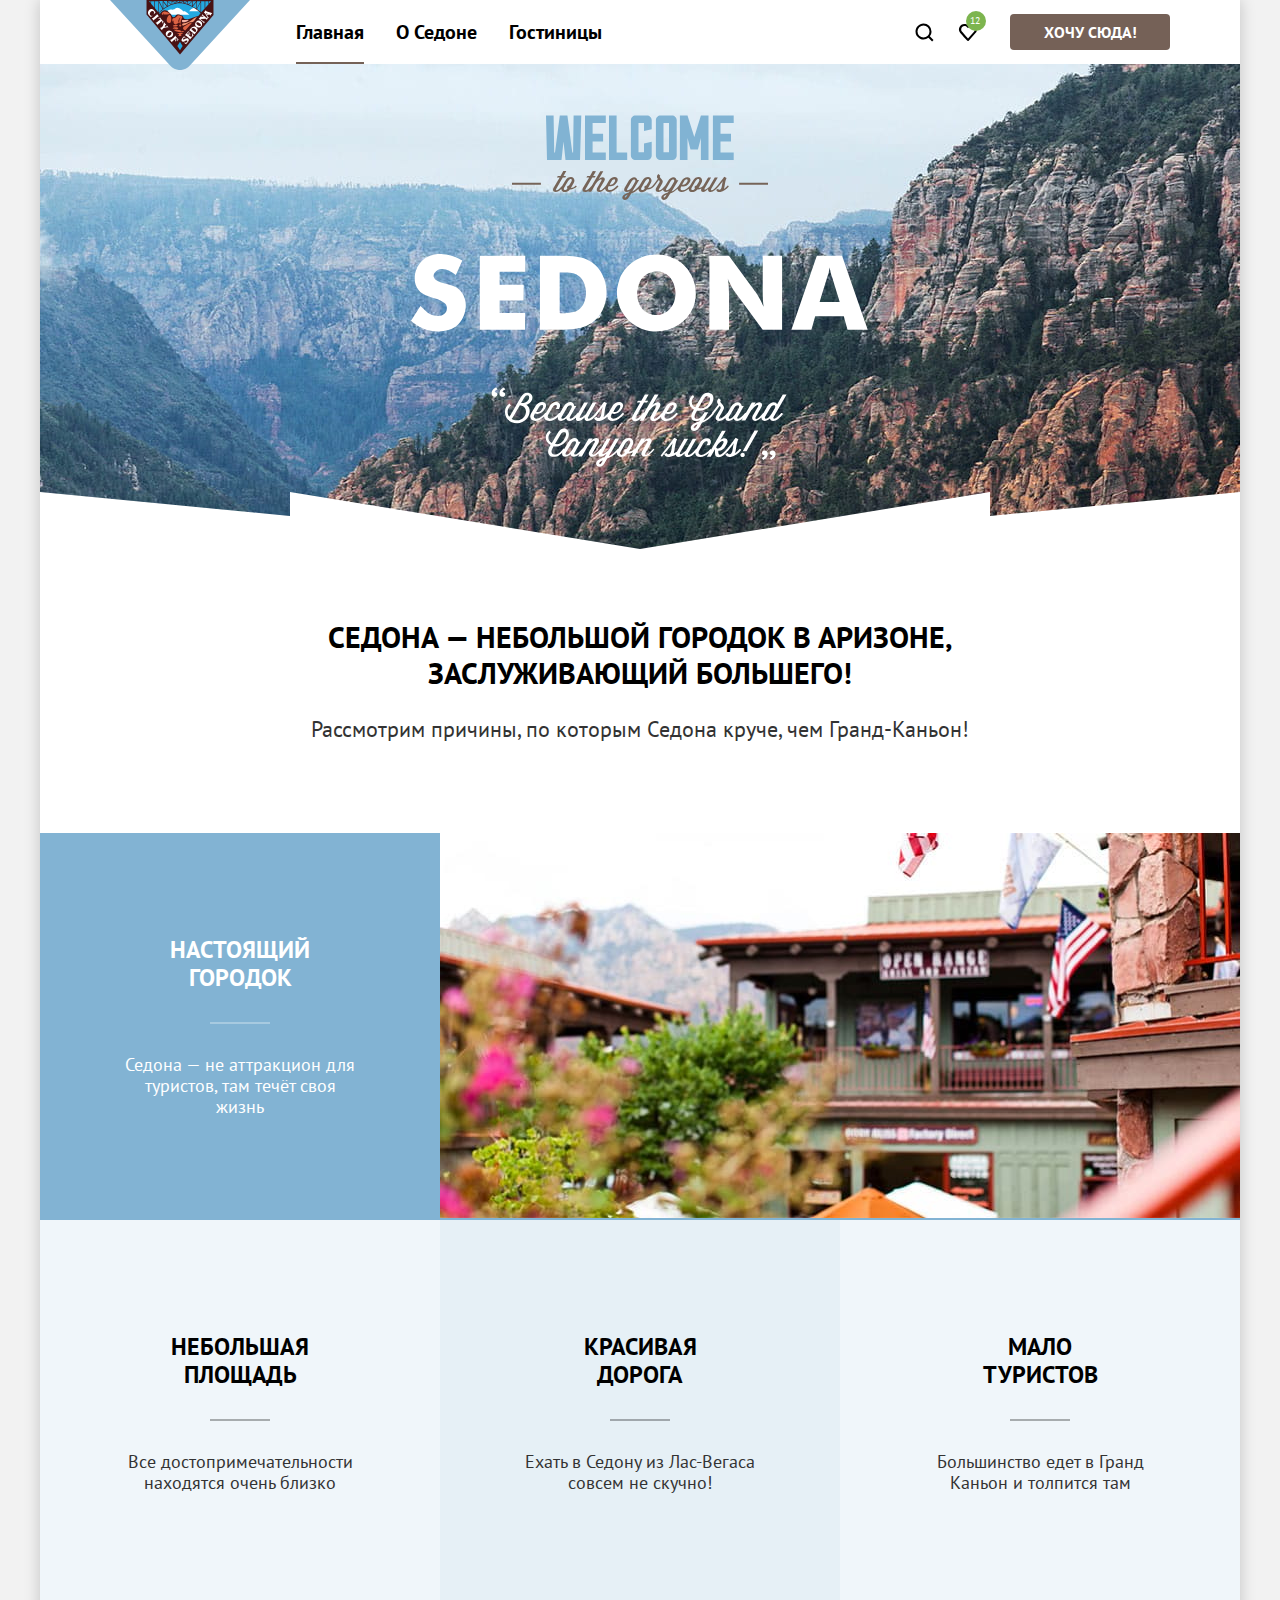
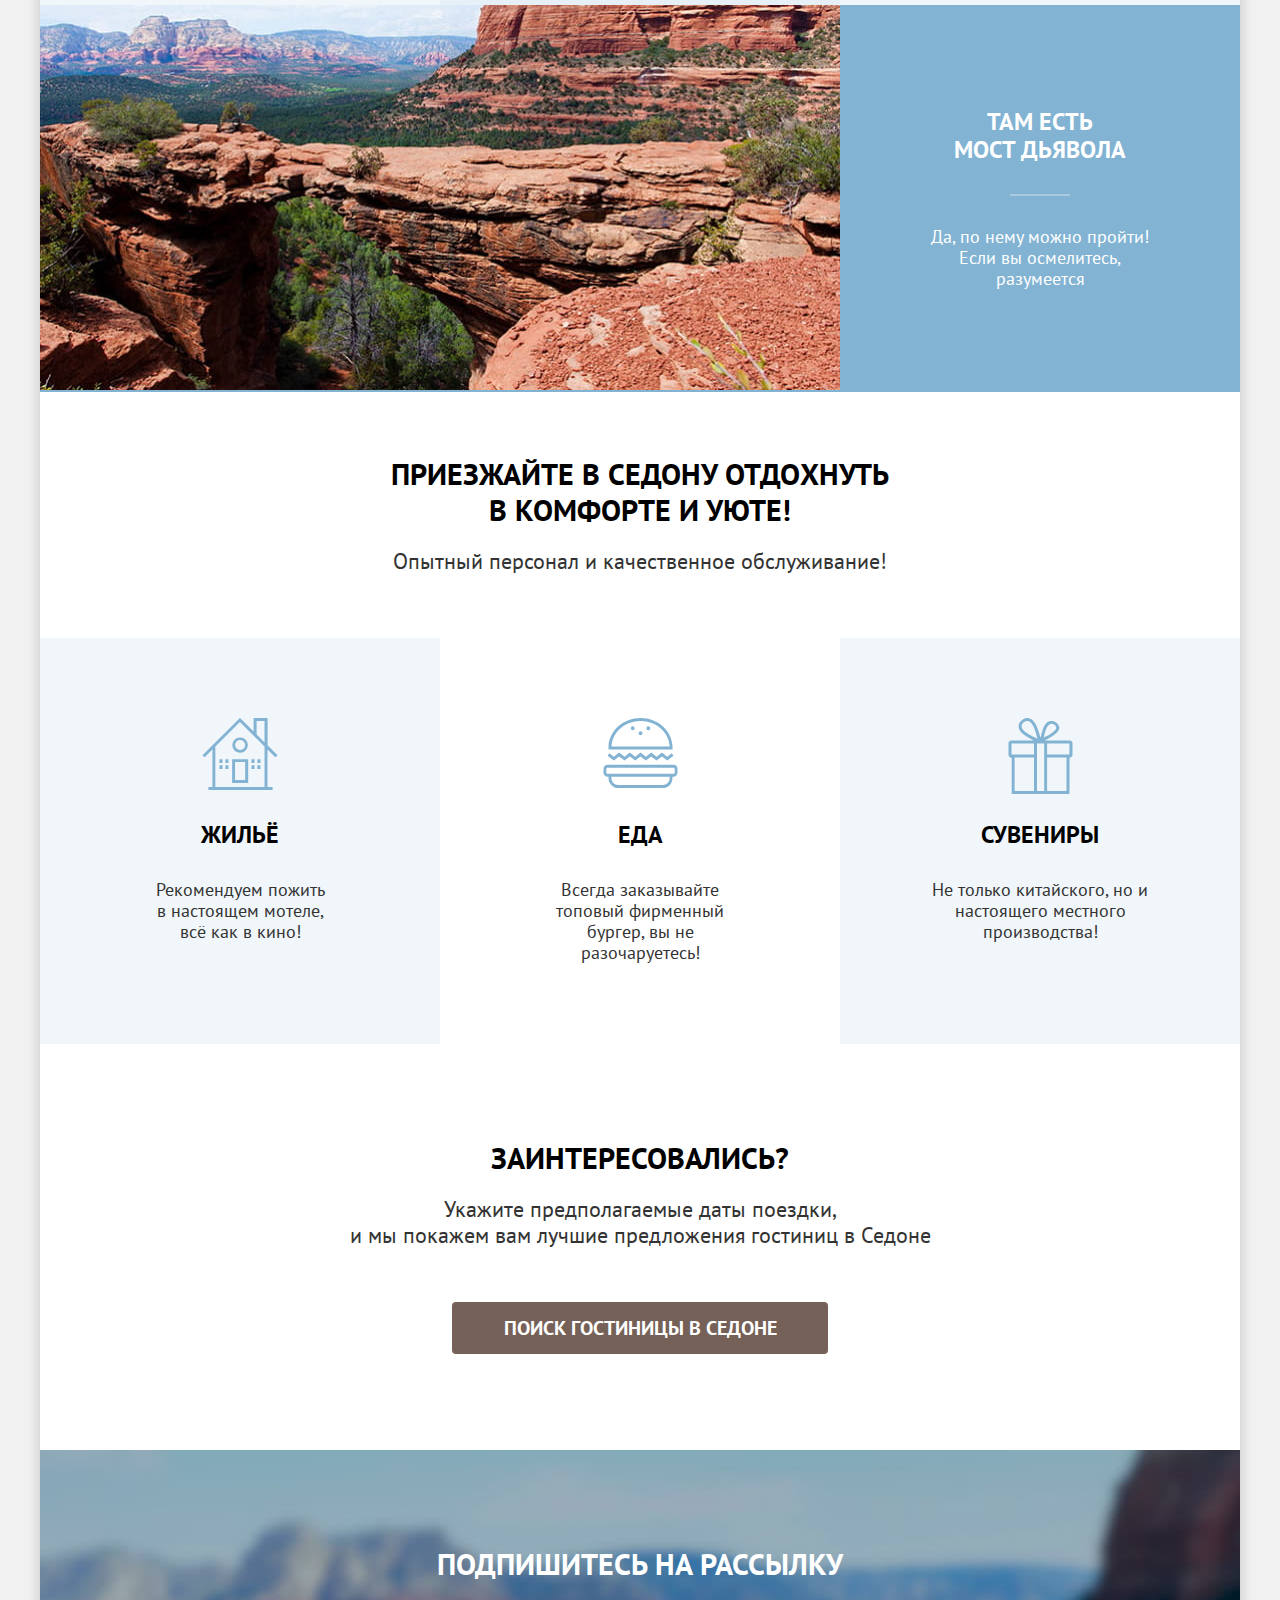
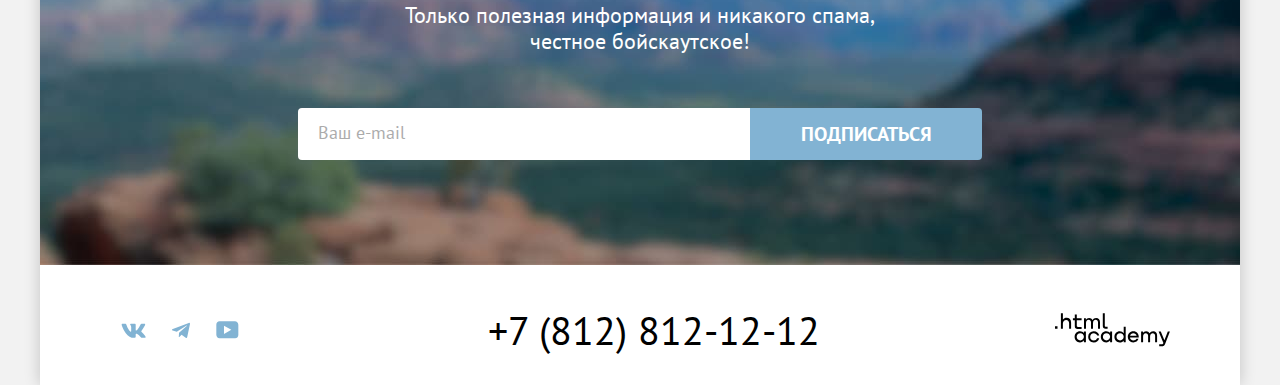
<file: index.html>
<!DOCTYPE html>
<html lang="ru">
  <head>
    <meta charset="utf-8">
    <title>HTML Academy: Седона</title>
    <link rel="icon" href="favicon.ico">
    <link rel="icon" href="images/favicon.png">
    <link rel="stylesheet" href="css/slyles.css">
  </head>

  <body>
    <div class="page-container">
      <header class="page-header" data-test="header">

        <nav class="navigation">

          <div class="logo-container">
            <a href="index.html" class="header-logo-link">
              <img class="header-logo" src="images/logo.svg" width="140" height="70" alt="Логотип City of Sedona.">
            </a>
          </div>

          <ul class="main-navigation">
            <li class="main-navigation-item">
              <a class="main-navigation-link current-link" href="index.html">Главная</a>
            </li>
            <li class="main-navigation-item">
              <a class="main-navigation-link" href="#">О Седоне</a>
            </li>
            <li class="main-navigation-item">
              <a class="main-navigation-link" href="catalog.html">Гостиницы</a>
            </li>
          </ul>

          <ul class="navigation-user">
            <li class="navigation-user-item">
              <a class="navigation-user-link" href="#">
                <span class="visually-hidden">Поиск</span>
                <svg class="navigation-user-icon" xmlns="http://www.w3.org/2000/svg" width="20" height="20">
                  <path d="m19.5 18-3.7-3.67c1-1.3 1.7-2.98 1.7-4.87a8 8 0 0 0-8-7.96c-4.4 0-8 3.68-8 8.06a8 8 0 0 0 12.9 6.26l3.7 3.68 1.4-1.5Zm-10-2.48a6 6 0 0 1-6-5.96 6 6 0 0 1 12 0 6 6 0 0 1-6 5.96Z"/>
                </svg>
              </a>
            </li>
            <li class="navigation-user-item">
              <a class="navigation-user-link" href="#">
                <span class="visually-hidden">Избранное</span>
                <span class="favourites-number">12</span>
                <svg class="navigation-user-icon" xmlns="http://www.w3.org/2000/svg" width="20" height="20">
                  <path d="M9.9 19a.9.9 0 0 1-.8-.4c-5.4-6.1-6.7-7.5-7-7.9A5.4 5.4 0 0 1 6.5 2C7.8 2 9 2.5 10 3.3a5.46 5.46 0 0 1 9 4.1c0 1.3-.5 2.5-1.3 3.4l-7 7.9c-.2.2-.4.3-.8.3Zm-6-9.5c.3.4 3.5 4 6.1 6.9l6.2-7c.5-.5.7-1.2.7-2 0-1.8-1.5-3.3-3.3-3.3-1 0-2 .5-2.7 1.3-.3.3-.6.4-.9.4-.3 0-.6-.2-.8-.4-.7-.8-1.7-1.3-2.7-1.3-1.8 0-3.3 1.5-3.3 3.3-.1.9.3 1.6.7 2.1-.1 0-.1 0 0 0Z"/>
                </svg>
              </a>
            </li>
            <li class="navigation-user-item want-button">
              <a class="button small" href="#">Хочу сюда!</a>
            </li>
          </ul>
        </nav>

      </header>

      <main class="page-main" data-test="main">

        <section class="hero" data-test="hero">

          <h1 class="visually-hidden">Добро пожаловать в Седону</h1>
          <img class="hero-vector" src="images/welcome-text.svg" width="458" height="352" alt="Welcome to the godgeous Sedona.">

        </section>

        <section class="advantages" data-test="advantages">

          <h2 class="visually-hidden">Преимущества</h2>

          <div class="offer">
            <p class="bold">Седона — небольшой городок в Аризоне, заслуживающий большего!</p>
            <p>Рассмотрим причины, по которым Седона круче, чем Гранд-Каньон!</p>
          </div>

          <!-- Первая часть преимуществ-->

          <ul class="advantages-list">
            <li class="advantages-list-item big">
              <div class="advantages-wrapper">
                <h3 class="title">Настоящий городок</h3>
                <p>Седона — не аттракцион для туристов, там течёт своя жизнь</p>
              </div>
              <img src="images/edvantage-photo-1.jpg" width="800" height="385" alt="Городской пейзаж Седоны.">
            </li>

            <li class="advantages-list-item">
              <div class="advantages-wrapper">
                <h3 class="title">Небольшая площадь</h3>
                <p>Все достопримечательности находятся очень близко</p>
              </div>
            </li>

            <li class="advantages-list-item">
              <div class="advantages-wrapper">
                <h3 class="title">Красивая дорога</h3>
                <p>Ехать в Седону из Лас-Вегаса совсем не скучно!</p>
              </div>
            </li>

            <li class="advantages-list-item">
              <div class="advantages-wrapper">
                <h3 class="title">Мало туристов</h3>
                <p>Большинство едет в Гранд Каньон и толпится там</p>
              </div>
            </li>

            <li class="advantages-list-item big">
              <img src="images/edvantage-photo-2.jpg" width="800" height="385" alt="Вид на каньон.">
              <div class="advantages-wrapper">
                <h3 class="title">Там есть <br>мост дьявола</h3>
                <p>Да, по нему можно пройти! Если вы осмелитесь, разумеется</p>
              </div>
            </li>
          </ul>

          <!-- Вторая часть преимуществ-->

          <div class="advantages-text">
            <p class="bold">Приезжайте в Седону отдохнуть <br>в комфорте и уюте!</p>
            <p>Опытный персонал и качественное обслуживание!</p>
          </div>

          <!-- Третья часть преимуществ-->

          <div class="advantages-icons">
            <ul class="advantages-icons-list">
              <li class="advantages-icons-item">
                <h3 class="advantages-icons-title">Жильё</h3>
                <p>Рекомендуем пожить <br>в настоящем мотеле, <br>всё как в кино!</p>
              </li>
              <li class="advantages-icons-item">
                <h3 class="advantages-icons-title">Еда</h3>
                <p>Всегда заказывайте <br>топовый фирменный бургер, вы не разочаруетесь!</p>
              </li>
              <li class="advantages-icons-item">
                <h3 class="advantages-icons-title">Сувениры</h3>
                <p>Не только китайского, но и настоящего местного производства!</p>
              </li>
            </ul>
          </div>

        </section>

        <section class="hotel-search" data-test="search">

          <h2 class="visually-hidden">Поиск гостиницы</h2>
          <p class="bold">Заинтересовались?</p>
          <p>Укажите предполагаемые даты поездки, <br>и мы покажем вам лучшие предложения гостиниц в Седоне</p>
          <a class="button" href="#">Поиск гостиницы в Седоне</a>
        </section>

        <section class="subscribe" data-test="subscribe">
          <h2 class="visually-hidden">Подписка</h2>
          <p class="bold">Подпишитесь на рассылку</p>
          <p>Только полезная информация и никакого спама, <br>честное бойскаутское!</p>

          <form class="subscribe-form" action="https://echo.htmlacademy.ru/" method="post">
            <input class="email-input" type="email" name="email" placeholder="Ваш e-mail" required>
            <button class="button blue subscribe-button" type="submit">Подписаться</button>
          </form>

        </section>
      </main>

        <footer class="page-footer" data-test="footer">

          <span class="visually-hidden">Социальные сети</span>
          <ul class="socials-list">
            <li class="socials-list-item">
              <a class="socials-list-link" href="https://vk.com/htmlacademy">
                <span class="visually-hidden">Вконтакте</span>
                <svg class="social-icon" xmlns="http://www.w3.org/2000/svg" width="25" height="15"><path fill-rule="evenodd" d="M24.12 1.8c.16-.54 0-.94-.8-.94H20.7c-.67 0-.98.34-1.15.73 0 0-1.33 3.2-3.22 5.27-.61.6-.9.8-1.23.8-.16 0-.41-.2-.41-.75v-5.1c0-.66-.19-.95-.74-.95H9.82c-.42 0-.67.3-.67.59 0 .62.95.76 1.04 2.51v3.8c0 .83-.15.98-.48.98-.9 0-3.06-3.2-4.34-6.88-.25-.72-.5-1-1.18-1H1.57c-.75 0-.9.34-.9.73 0 .68.89 4.07 4.14 8.55 2.17 3.06 5.23 4.72 8 4.72 1.68 0 1.88-.37 1.88-1v-2.32c0-.74.16-.88.7-.88.38 0 1.05.19 2.6 1.66 1.79 1.75 2.08 2.54 3.08 2.54h2.63c.75 0 1.12-.37.9-1.1-.23-.72-1.08-1.77-2.2-3.02-.62-.71-1.54-1.48-1.82-1.86-.39-.5-.28-.71 0-1.15 0 0 3.2-4.42 3.54-5.93Z" clip-rule="evenodd"/></svg>
              </a>
            </li>
            <li class="socials-list-item">
              <a class="socials-list-link" href="https://t.me/htmlacademy">
                <span class="visually-hidden">Телеграм</span>
                <svg class="social-icon" xmlns="http://www.w3.org/2000/svg" width="18" height="17">
                  <path d="M16.79.96.84 7.1c-1.09.44-1.08 1.05-.2 1.32l4.1 1.28 9.47-5.98c.44-.27.85-.13.52.17l-7.68 6.93-.28 4.22c.41 0 .6-.2.83-.41l1.99-1.94 4.13 3.06c.77.42 1.31.2 1.5-.71l2.72-12.8c.28-1.1-.43-1.61-1.16-1.28Z"/>
                </svg>
              </a>
            </li>
            <li class="socials-list-item">
              <a class="socials-list-link" href="https://www.youtube.com/user/htmlacademyru">
                <span class="visually-hidden">Youtube</span>
                <svg class="social-icon" xmlns="http://www.w3.org/2000/svg" width="23" height="18">
                  <path d="M18.94.36H3.51C1.65.36.33 1.95.33 3.76v10.09c0 1.91 1.32 3.5 3.18 3.5h15.65c1.64 0 3.17-1.59 3.17-3.4V3.76c-.22-1.8-1.53-3.4-3.39-3.4ZM7.99 12.89V4.82l7.34 4.04-7.34 4.03Z"/>
                </svg>
              </a>
            </li>
          </ul>

            <address>
              <a class="phone" href="tel:+78128121212">+7 (812) 812-12-12</a>
            </address>

            <a class="footer-logo" href="https://htmlacademy.ru"><span class="visually-hidden">Логотип html academy</span>
              <svg class="footer-logo-icon" xmlns="http://www.w3.org/2000/svg" width="115" height="34">
                <path d="M0 13.26v2.6h2.5v-2.6H0ZM11.6 4.86c-1.6 0-2.8.7-3.6 1.7h-.1V.36h-2v15.5h2v-5.3c0-2.1 1.3-3.6 3.3-3.6 1.8 0 2.9 1.4 2.9 3.2v5.7h2v-6.1c.1-3-1.8-4.9-4.5-4.9ZM26.6 5.16h-4.8v-3.7h-2v3.8h-1.9v2h1.9v6c0 1.7 1 2.7 2.7 2.7h4.1v-2h-3.7c-.7 0-1.1-.4-1.1-1.1v-5.7h4.8v-2ZM41.1 4.96c-1.6 0-2.9.8-3.5 2.1h-.1c-.6-1.2-1.8-2.1-3.4-2.1-1.4 0-2.5.8-3.1 1.8h-.1v-1.6H29v10.6h2v-5.4c0-2 1-3.5 2.6-3.5 1.5 0 2.4 1 2.4 2.6v6.3h2v-5.6c0-2.4 1.4-3.3 2.6-3.3 1.5 0 2.4 1 2.4 2.6v6.3h2v-6.5c.1-2.5-1.4-4.3-3.9-4.3ZM47.8 13.06c0 1.7 1 2.7 2.8 2.7h2v-2h-1.7c-.7 0-1.1-.4-1.1-1.1V.36h-2v12.7ZM28.9 20.06c-.9-1.1-2.2-1.8-3.9-1.8-3.1 0-5.4 2.3-5.4 5.6s2.3 5.6 5.4 5.6c1.8 0 3-.8 3.8-1.9h.1v1.6h2v-10.6h-2v1.5Zm-3.6 7.4c-2.2 0-3.6-1.6-3.6-3.6s1.4-3.6 3.6-3.6 3.6 1.6 3.6 3.6c0 1.9-1.4 3.6-3.6 3.6ZM44.2 22.36c-.5-2.4-2.6-4.1-5.4-4.1a5.4 5.4 0 0 0-5.6 5.6c0 3.1 2.2 5.6 5.6 5.6 2.8 0 4.9-1.8 5.4-4.2h-2.1a3.4 3.4 0 0 1-3.3 2.3c-2.2 0-3.6-1.6-3.6-3.6s1.4-3.6 3.6-3.6c1.6 0 2.8 1 3.3 2.2h2.1v-.2ZM55.1 20.06c-.9-1.1-2.2-1.8-3.9-1.8-3.1 0-5.4 2.3-5.4 5.6s2.3 5.6 5.4 5.6c1.8 0 3-.8 3.8-1.9h.1v1.6h2v-10.6h-2v1.5Zm-3.6 7.4c-2.2 0-3.6-1.6-3.6-3.6s1.4-3.6 3.6-3.6 3.6 1.6 3.6 3.6c0 1.9-1.5 3.6-3.6 3.6ZM68.7 20.16c-.9-1.1-2.2-1.9-3.9-1.9-3.1 0-5.4 2.3-5.4 5.6s2.2 5.6 5.4 5.6c1.7 0 3-.8 3.8-1.8h.1v1.5h2v-15.4h-2v6.4Zm-3.6 7.3c-2.2 0-3.6-1.6-3.6-3.6s1.4-3.6 3.6-3.6 3.6 1.6 3.6 3.6c-.1 2-1.5 3.6-3.6 3.6ZM78.3 18.26c-3.3 0-5.5 2.5-5.5 5.6 0 3 2.1 5.6 5.5 5.6 2.5 0 4.5-1.3 5.2-3.6h-2.1c-.5 1-1.6 1.6-3 1.6-1.9 0-3.3-1.3-3.4-2.9h8.8c.2-3.6-2-6.3-5.5-6.3Zm0 1.9c1.7 0 3 1 3.3 2.6h-6.5c.3-1.5 1.5-2.6 3.2-2.6ZM98.2 18.26c-1.6 0-2.9.8-3.6 2h-.1c-.6-1.2-1.8-2-3.4-2-1.4 0-2.5.7-3.1 1.8v-1.5h-1.9v10.6h2v-5.4c0-2 1-3.4 2.6-3.5 1.5 0 2.4 1 2.4 2.6v6.3h2v-5.6c0-2.4 1.4-3.3 2.6-3.3 1.5 0 2.4 1 2.4 2.6v6.3h2v-6.5c.1-2.6-1.4-4.4-3.9-4.4ZM109.4 27.36l-3.6-8.9h-2.2l4.8 11.6c-.3.9-.7 1.2-1.7 1.2h-2.5v2h2.5c1.8 0 2.8-.8 3.5-2.6l4.7-12.2h-2.1l-3.4 8.9Z"/>
              </svg>
            </a>

        </footer>
    </div>

  </body>
</html>
</file>
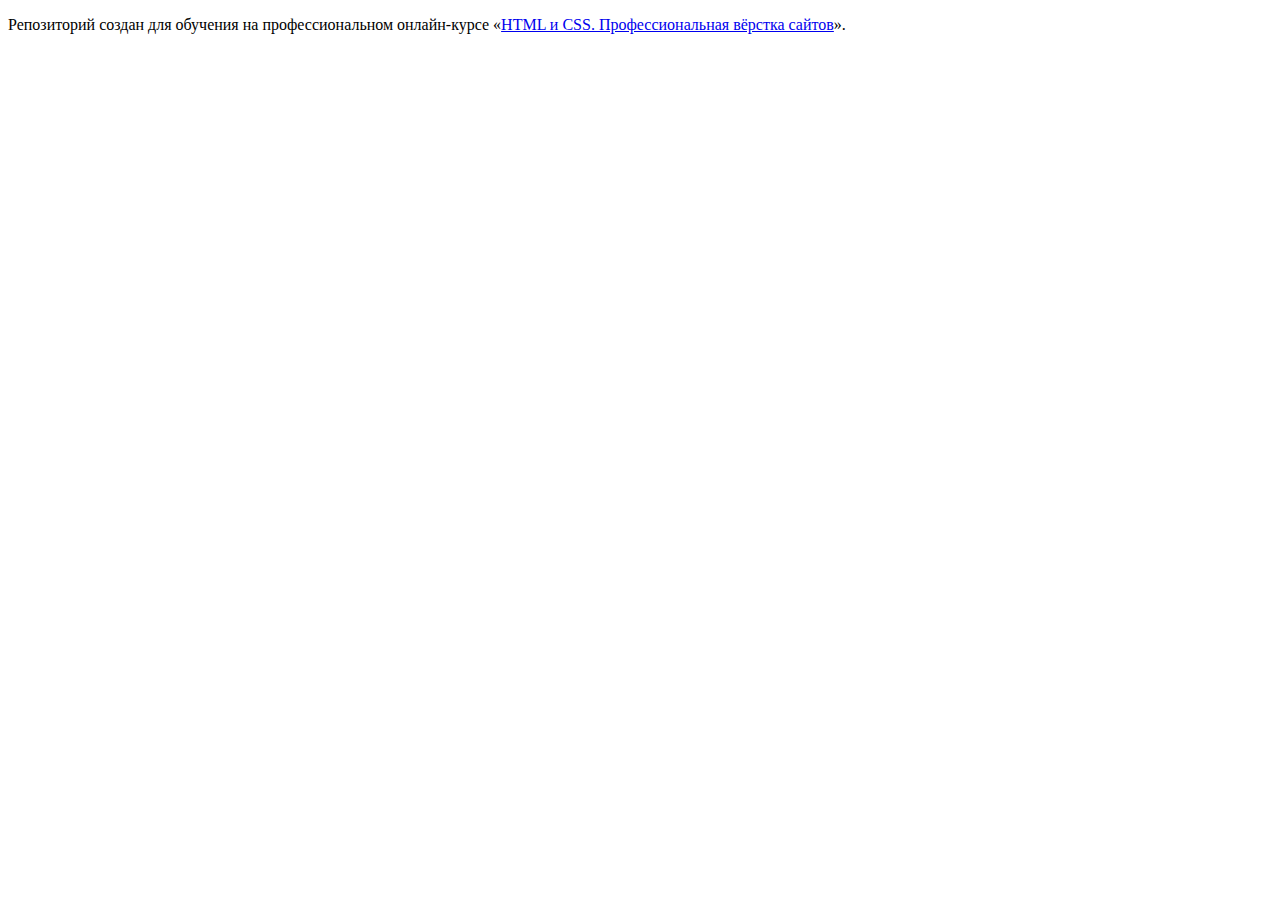
<file: 1/index.html>
<!DOCTYPE html>
<html lang="ru">
  <head>
    <meta charset="utf-8">
    <title>HTML Academy: Седона</title>
    <base href="https://htmlacademy-htmlcss.github.io/2362037-sedona-37/1/">
</head>
  <body>

    <p>Репозиторий создан для обучения на профессиональном онлайн‑курсе «<a href="https://htmlacademy.ru/intensive/htmlcss">HTML и CSS. Профессиональная вёрстка сайтов</a>».</p>

  </body>
</html>
</file>
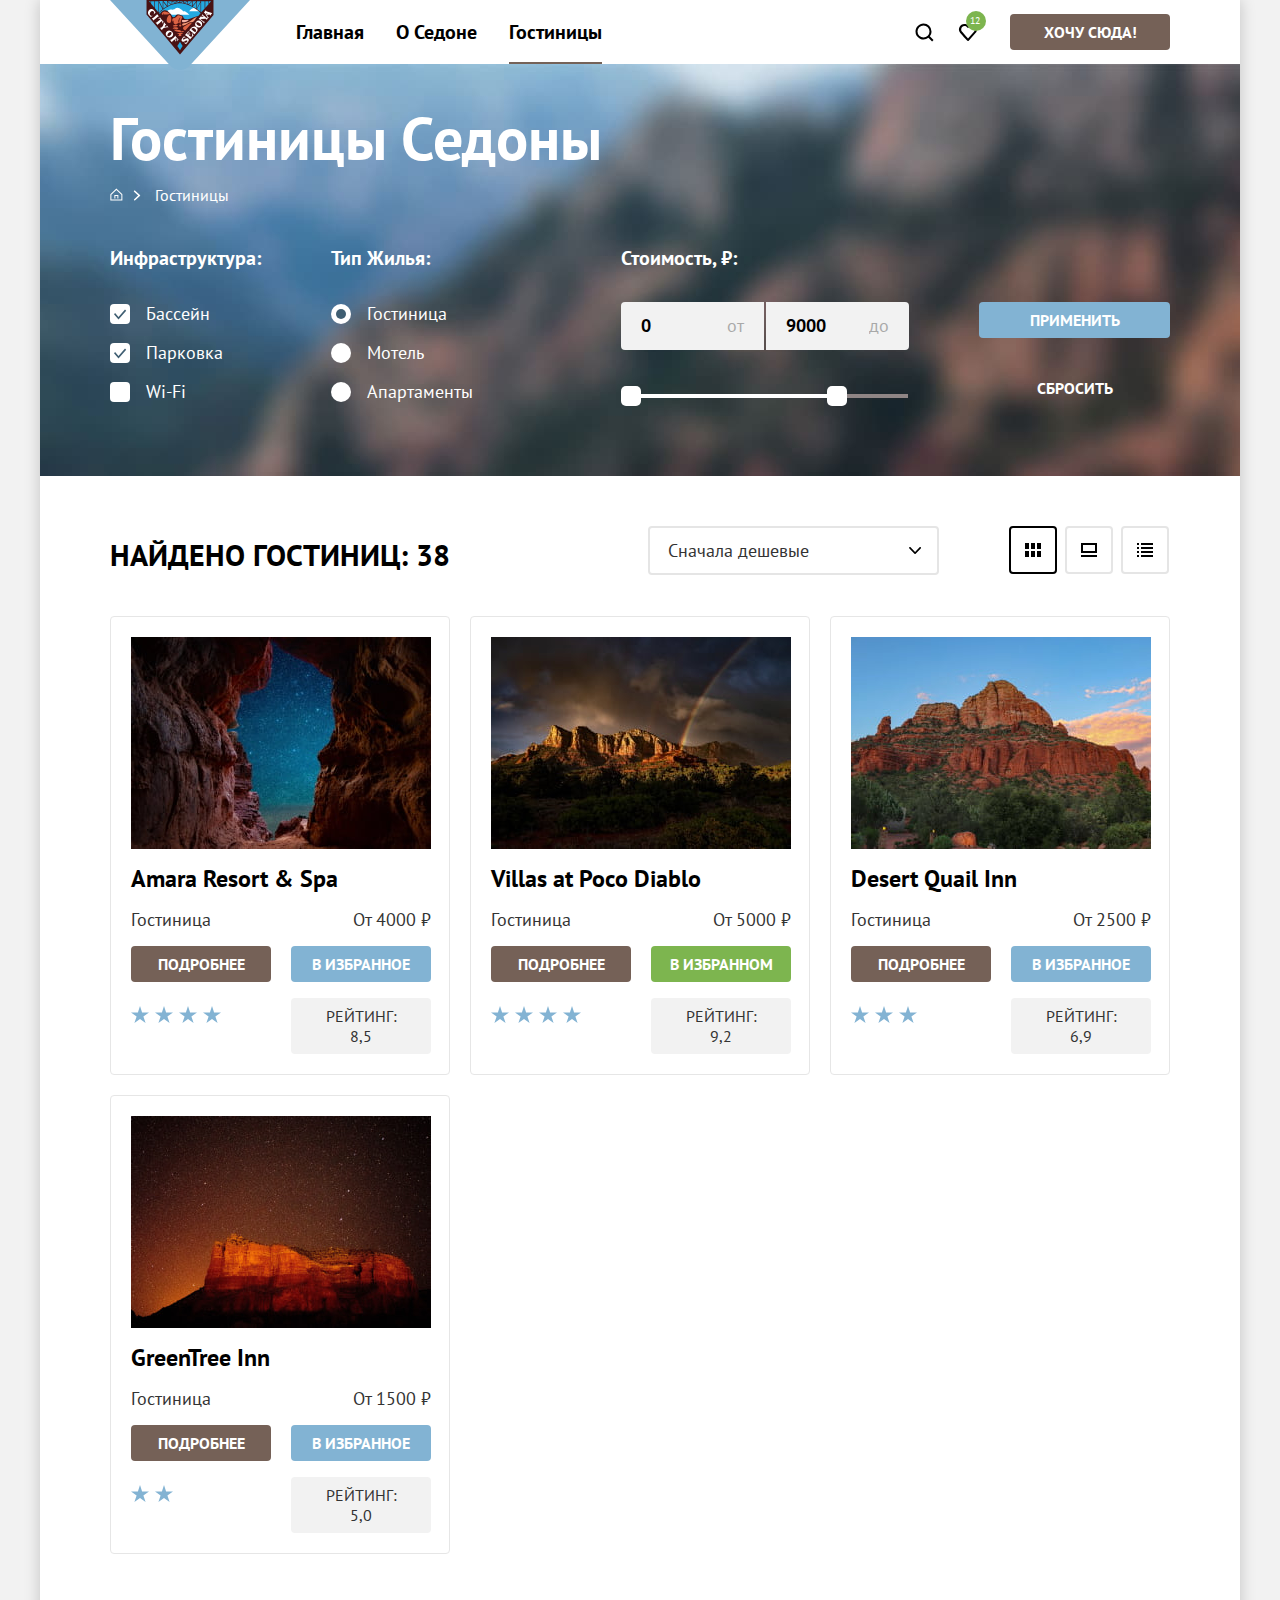
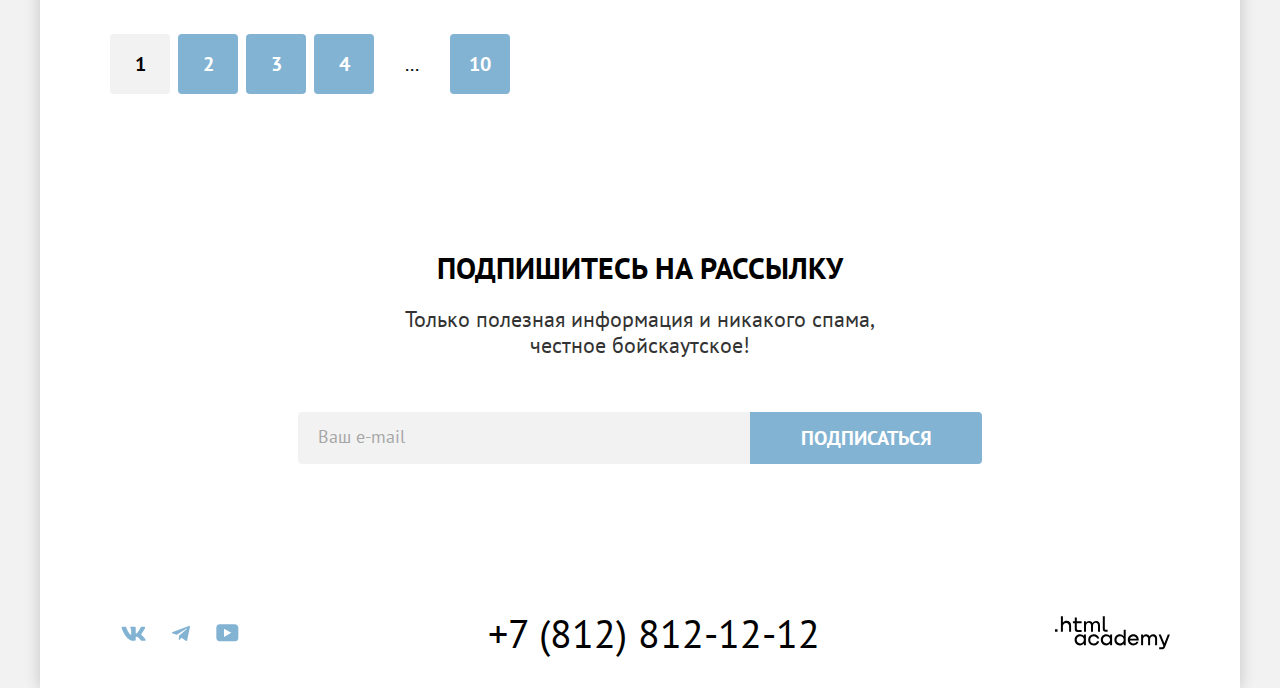
<file: catalog.html>
<!DOCTYPE html>
<html lang="ru">
  <head>
    <meta charset="utf-8">
    <title>HTML Academy: Седона</title>
    <link rel="icon" href="favicon.ico">
    <link rel="icon" href="images/favicon.png">
    <link rel="stylesheet" href="css/slyles.css">
  </head>

  <body>
    <div class="page-container">
      <header class="page-header" data-test="header">

        <nav class="navigation">

          <div class="logo-container">
            <a href="index.html" class="header-logo-link">
              <img class="header-logo" src="images/logo.svg" width="140" height="70" alt="Логотип City of Sedona.">
            </a>
          </div>

          <ul class="main-navigation">
            <li class="main-navigation-item">
              <a class="main-navigation-link" href="index.html">Главная</a>
            </li>
            <li class="main-navigation-item">
              <a class="main-navigation-link" href="#">О Седоне</a>
            </li>
            <li class="main-navigation-item">
              <a class="main-navigation-link current-link" href="catalog.html">Гостиницы</a>
            </li>
          </ul>

          <ul class="navigation-user">
            <li class="navigation-user-item">
              <a class="navigation-user-link" href="#">
                <span class="visually-hidden">Поиск</span>
                <svg class="navigation-user-icon" xmlns="http://www.w3.org/2000/svg" width="20" height="20">
                  <path d="m19.5 18-3.7-3.67c1-1.3 1.7-2.98 1.7-4.87a8 8 0 0 0-8-7.96c-4.4 0-8 3.68-8 8.06a8 8 0 0 0 12.9 6.26l3.7 3.68 1.4-1.5Zm-10-2.48a6 6 0 0 1-6-5.96 6 6 0 0 1 12 0 6 6 0 0 1-6 5.96Z"/>
                </svg>
              </a>
            </li>
            <li class="navigation-user-item">
              <a class="navigation-user-link" href="#">
                <span class="visually-hidden">Избранное</span>
                <span class="favourites-number">12</span>
                <svg class="navigation-user-icon" xmlns="http://www.w3.org/2000/svg" width="20" height="20">
                  <path d="M9.9 19a.9.9 0 0 1-.8-.4c-5.4-6.1-6.7-7.5-7-7.9A5.4 5.4 0 0 1 6.5 2C7.8 2 9 2.5 10 3.3a5.46 5.46 0 0 1 9 4.1c0 1.3-.5 2.5-1.3 3.4l-7 7.9c-.2.2-.4.3-.8.3Zm-6-9.5c.3.4 3.5 4 6.1 6.9l6.2-7c.5-.5.7-1.2.7-2 0-1.8-1.5-3.3-3.3-3.3-1 0-2 .5-2.7 1.3-.3.3-.6.4-.9.4-.3 0-.6-.2-.8-.4-.7-.8-1.7-1.3-2.7-1.3-1.8 0-3.3 1.5-3.3 3.3-.1.9.3 1.6.7 2.1-.1 0-.1 0 0 0Z"/>
                </svg>
              </a>
            </li>
            <li class="navigation-user-item want-button">
              <a class="button small" href="#">Хочу сюда!</a>
            </li>
          </ul>
        </nav>

      </header>

      <main class="catalog-main" data-test="main">

        <header class="catalog-header">
          <h1 class="catalog-title">Гостиницы Седоны</h1>
          <ul class="breadcrumbs">
            <li class="breadcrumbs-item">
              <a class="breadcrumbs-link home" href="index.html">
                <span class="visually-hidden">Главная страница.</span>
              </a>
            </li>

            <li class="breadcrumbs-item">
              <a class="breadcrumbs-link">Гостиницы</a>
            </li>


          </ul>

          <form class="catalog-filters" data-test="filter" action="https://echo.htmlacademy.ru/" method="post">

            <fieldset class="catalog-filter-group">
              <legend class="catalog-filter-title">Инфраструктура:</legend>
              <ul class="catalog-filter-list">
                <li class="catalog-filter-item">
                  <label class="filter">
                    <input class="filter-input" type="checkbox" name="sweeming-pools" checked>
                    Бассейн
                  </label>
                </li>

                <li class="catalog-filter-item">
                  <label class="filter">
                    <input class="filter-input" type="checkbox" name="parking" checked>
                    Парковка
                  </label>
                </li>

                <li class="catalog-filter-item">
                  <label class="filter">
                    <input class="filter-input" type="checkbox" name="wi-fi">
                    Wi-Fi
                  </label>
                </li>
              </ul>
            </fieldset>

            <fieldset class="catalog-filter-group">
              <legend class="catalog-filter-title">Тип жилья:</legend>
              <ul class="catalog-filter-list">
                <li class="catalog-filter-item">
                  <label class="filter">
                    <input class="filter-input" type="radio" name="product-group" value="hotel" checked>
                    Гостиница
                  </label>
                </li>

                <li class="catalog-filter-item">
                  <label class="filter">
                    <input class="filter-input" type="radio" name="product-group" value="motel">
                    Мотель
                  </label>
                </li>

                <li class="catalog-filter-item">
                  <label class="filter">
                    <input class="filter-input" type="radio" name="product-group" value="appartments">
                    Апартаменты
                  </label>
                </li>
              </ul>
            </fieldset>

            <fieldset class="catalog-filter-price">
              <legend class="catalog-filter-title">Стоимость, ₽:</legend>

              <div class="price-inputs">
                <label class="price-input-label"><span class="visually-hidden">Минимальная стоимость</span>
                  <input class="price-input price-input-left" type="number" name="min-price" value="0">
                  <span>от</span>
                </label>

                <label class="price-input-label"><span class="visually-hidden">Максимальная стоимость</span>
                  <input class="price-input price-input-right" type="number" name="max-price" value="9000">
                  <span>до</span>
                </label>
              </div>

              <div class="range">
                <div class="rage-scale">
                  <div class="range-bar" style="left: 0; width: 226px">
                    <button class="range-toggle toggle-min" type="button">
                      <span class="visually-hidden">Изменить минимальную цену.</span>
                    </button>

                    <button class="range-toggle toggle-max" type="button">
                      <span class="visually-hidden">Изменить максимальную цену.</span>
                    </button>
                  </div>
                </div>
              </div>

            </fieldset>

            <div class="catalog-filter-buttons">
              <button class="button blue small" type="submit">Применить</button>
              <button class="button reset" type="reset">Сбросить</button>
            </div>

          </form>
        </header>

        <section class="catalog" data-test="catalog">
          <h2 class="visually-hidden">Каталог гостиниц</h2>

          <div class="sorting">
            <p class="bold">Найдено гостиниц: <span class="hotel-number">38</span></p>

            <div class="card-switch"><span class="visually-hidden">Сортировка</span>
              <select class="select-filter" name="select" id="select-filter" aria-label="Сортировка">
                <option class="select-filter-option">Сначала дешевые</option>
                <option class="select-filter-option">Сначала дорогие</option>
                <option class="select-filter-option">Сначала популярные</option>
              </select>

              <ul class="switch-button-list">
                <li class="switch-button-item">
                  <button class="switch-button tiles active" type="button">
                    <span class="visually-hidden">Отображение карточек плиткой</span>
                  </button>
                </li>

                <li class="switch-button-item">
                  <button class="switch-button table" type="button">
                    <span class="visually-hidden">Отображение карточек таблицей"</span>
                  </button>
                </li>

                <li class="switch-button-item">
                  <button class="switch-button list" type="button">
                    <span class="visually-hidden">Отображение карточек списком"</span>
                  </button>
                </li>
              </ul>

            </div>

          </div>
          <!--Карточки-->

          <div class="cards">
            <ul class="card-list">
              <li class="card">
                <a href="#">
                  <img class="card-img" src="images/catalog/hotel-1.jpg" width="300" height="212" alt="Вид на каньон.">
                </a>

                <a class="card-title-link" href="#">
                  <h3 class="card-title">Amara Resort & Spa</h3>
                </a>

                  <p class="card-price">Гостиница</p>
                  <p class="card-price right">От 4000 ₽</p>

                  <a class="button card-buttton" href="#"><span>Подробнее</span></a>
                  <button class="button blue card-buttton" type="button">
                    <span>В избранное</span>
                    <span class="hidden">В избранном</span>
                  </button>

                  <div class="stars"><span class="visually-hidden">4 звезды</span>
                    <span class="star"></span>
                    <span class="star"></span>
                    <span class="star"></span>
                    <span class="star"></span>
                  </div>

                  <span class="rating">Рейтинг: 8,5</span>
              </li>

              <li class="card">
                <a href="#">
                  <img class="card-img" src="images/catalog/hotel-2.jpg" width="300" height="212" alt="Вид на каньон.">
                </a>
                <a class="card-title-link" href="">
                  <h3 class="card-title">Villas at Poco Diablo</h3>
                </a>

                  <p class="card-price">Гостиница</p>
                  <p class="card-price right">От 5000 ₽</p>

                  <a class="button card-buttton" href="#"><span>Подробнее</span></a>
                  <button class="button blue card-buttton active" type="button">
                    <span class="hidden">В избранное</span>
                    <span>В избранном</span>
                  </button>

                  <div class="stars"><span class="visually-hidden">4 звезды</span>
                    <span class="star"></span>
                    <span class="star"></span>
                    <span class="star"></span>
                    <span class="star"></span>
                  </div>

                  <span class="rating">Рейтинг: 9,2</span>
              </li>

              <li class="card">
                <a href="#">
                  <img class="card-img" src="images/catalog/hotel-3.jpg" width="300" height="212" alt="Вид на каньон.">
                </a>
                <a class="card-title-link" href="">
                  <h3 class="card-title">Desert Quail Inn</h3>
                </a>

                  <p class="card-price">Гостиница</p>
                  <p class="card-price right">От 2500 ₽</p>

                  <a class="button card-buttton" href="#"><span>Подробнее</span></a>
                  <button class="button blue card-buttton" type="button">
                    <span>В избранное</span>
                    <span class="hidden">В избранном</span>
                  </button>

                  <div class="stars"><span class="visually-hidden">3 звезды</span>
                    <span class="star"></span>
                    <span class="star"></span>
                    <span class="star"></span>
                  </div>

                  <span class="rating">Рейтинг: 6,9</span>
              </li>

              <li class="card">
                <a href="#">
                  <img class="card-img" src="images/catalog/hotel-4.jpg" width="300" height="212" alt="Вид на каньон.">
                </a>
                <a class="card-title-link" href="#">
                  <h3 class="card-title">GreenTree Inn</h3>
                </a>

                  <p class="card-price">Гостиница</p>
                  <p class="card-price right">От 1500 ₽</p>

                  <a class="button card-buttton" href="#"><span>Подробнее</span></a>
                  <button class="button blue card-buttton" type="button">
                    <span>В избранное</span>
                    <span class="hidden">В избранном</span>
                  </button>

                  <div class="stars"><span class="visually-hidden">2 звезды</span>
                    <span class="star"></span>
                    <span class="star"></span>
                  </div>

                  <span class="rating">Рейтинг: 5,0</span>
              </li>
            </ul>
          </div>

          <!--Пагинация-->
          <span class="visually-hidden">Пагинация</span>
          <ul class="pagination">

            <li class="pagination-item">
              <a class="pagination-link active">1</a>
            </li>

            <li class="pagination-item">
              <a class="pagination-link" href="#">2</a>
            </li>

            <li class="pagination-item">
              <a class="pagination-link" href="#">3</a>
            </li>

            <li class="pagination-item">
              <a class="pagination-link" href="#">4</a>
            </li>

            <li class="pagination-item">
              <a class="pagination-link dots">...</a>
            </li>

            <li class="pagination-item">
              <a class="pagination-link" href="#">10</a>
            </li>

          </ul>

        </section>

        <section class="catalog-subscribe" data-test="subscribe">
          <h2 class="visually-hidden">Подписка</h2>
          <p class="bold">Подпишитесь на рассылку</p>
          <p>Только полезная информация и никакого спама, <br>честное бойскаутское!</p>

          <form class="subscribe-form" action="https://echo.htmlacademy.ru/" method="post">
            <input class="catalog-email-input" type="email" name="email" placeholder="Ваш e-mail" required>
            <button class="button blue subscribe-button" type="submit">Подписаться</button>
          </form>

        </section>
      </main>

      <footer class="page-footer" data-test="footer">

        <span class="visually-hidden">Социальные сети</span>
        <ul class="socials-list">
          <li class="socials-list-item">
            <a class="socials-list-link" href="https://vk.com/htmlacademy">
              <span class="visually-hidden">Вконтакте</span>
              <svg class="social-icon" xmlns="http://www.w3.org/2000/svg" width="25" height="15"><path fill-rule="evenodd" d="M24.12 1.8c.16-.54 0-.94-.8-.94H20.7c-.67 0-.98.34-1.15.73 0 0-1.33 3.2-3.22 5.27-.61.6-.9.8-1.23.8-.16 0-.41-.2-.41-.75v-5.1c0-.66-.19-.95-.74-.95H9.82c-.42 0-.67.3-.67.59 0 .62.95.76 1.04 2.51v3.8c0 .83-.15.98-.48.98-.9 0-3.06-3.2-4.34-6.88-.25-.72-.5-1-1.18-1H1.57c-.75 0-.9.34-.9.73 0 .68.89 4.07 4.14 8.55 2.17 3.06 5.23 4.72 8 4.72 1.68 0 1.88-.37 1.88-1v-2.32c0-.74.16-.88.7-.88.38 0 1.05.19 2.6 1.66 1.79 1.75 2.08 2.54 3.08 2.54h2.63c.75 0 1.12-.37.9-1.1-.23-.72-1.08-1.77-2.2-3.02-.62-.71-1.54-1.48-1.82-1.86-.39-.5-.28-.71 0-1.15 0 0 3.2-4.42 3.54-5.93Z" clip-rule="evenodd"/></svg>
            </a>
          </li>
          <li class="socials-list-item">
            <a class="socials-list-link" href="https://t.me/htmlacademy">
              <span class="visually-hidden">Телеграм</span>
              <svg class="social-icon" xmlns="http://www.w3.org/2000/svg" width="18" height="17">
                <path d="M16.79.96.84 7.1c-1.09.44-1.08 1.05-.2 1.32l4.1 1.28 9.47-5.98c.44-.27.85-.13.52.17l-7.68 6.93-.28 4.22c.41 0 .6-.2.83-.41l1.99-1.94 4.13 3.06c.77.42 1.31.2 1.5-.71l2.72-12.8c.28-1.1-.43-1.61-1.16-1.28Z"/>
              </svg>
            </a>
          </li>
          <li class="socials-list-item">
            <a class="socials-list-link" href="https://www.youtube.com/user/htmlacademyru">
              <span class="visually-hidden">Youtube</span>
              <svg class="social-icon" xmlns="http://www.w3.org/2000/svg" width="23" height="18">
                <path d="M18.94.36H3.51C1.65.36.33 1.95.33 3.76v10.09c0 1.91 1.32 3.5 3.18 3.5h15.65c1.64 0 3.17-1.59 3.17-3.4V3.76c-.22-1.8-1.53-3.4-3.39-3.4ZM7.99 12.89V4.82l7.34 4.04-7.34 4.03Z"/>
              </svg>
            </a>
          </li>
        </ul>

          <address>
            <a class="phone" href="tel:+78128121212">+7 (812) 812-12-12</a>
          </address>

          <a class="footer-logo" href="https://htmlacademy.ru"><span class="visually-hidden">Логотип html academy</span>
            <svg class="footer-logo-icon" xmlns="http://www.w3.org/2000/svg" width="115" height="34">
              <path d="M0 13.26v2.6h2.5v-2.6H0ZM11.6 4.86c-1.6 0-2.8.7-3.6 1.7h-.1V.36h-2v15.5h2v-5.3c0-2.1 1.3-3.6 3.3-3.6 1.8 0 2.9 1.4 2.9 3.2v5.7h2v-6.1c.1-3-1.8-4.9-4.5-4.9ZM26.6 5.16h-4.8v-3.7h-2v3.8h-1.9v2h1.9v6c0 1.7 1 2.7 2.7 2.7h4.1v-2h-3.7c-.7 0-1.1-.4-1.1-1.1v-5.7h4.8v-2ZM41.1 4.96c-1.6 0-2.9.8-3.5 2.1h-.1c-.6-1.2-1.8-2.1-3.4-2.1-1.4 0-2.5.8-3.1 1.8h-.1v-1.6H29v10.6h2v-5.4c0-2 1-3.5 2.6-3.5 1.5 0 2.4 1 2.4 2.6v6.3h2v-5.6c0-2.4 1.4-3.3 2.6-3.3 1.5 0 2.4 1 2.4 2.6v6.3h2v-6.5c.1-2.5-1.4-4.3-3.9-4.3ZM47.8 13.06c0 1.7 1 2.7 2.8 2.7h2v-2h-1.7c-.7 0-1.1-.4-1.1-1.1V.36h-2v12.7ZM28.9 20.06c-.9-1.1-2.2-1.8-3.9-1.8-3.1 0-5.4 2.3-5.4 5.6s2.3 5.6 5.4 5.6c1.8 0 3-.8 3.8-1.9h.1v1.6h2v-10.6h-2v1.5Zm-3.6 7.4c-2.2 0-3.6-1.6-3.6-3.6s1.4-3.6 3.6-3.6 3.6 1.6 3.6 3.6c0 1.9-1.4 3.6-3.6 3.6ZM44.2 22.36c-.5-2.4-2.6-4.1-5.4-4.1a5.4 5.4 0 0 0-5.6 5.6c0 3.1 2.2 5.6 5.6 5.6 2.8 0 4.9-1.8 5.4-4.2h-2.1a3.4 3.4 0 0 1-3.3 2.3c-2.2 0-3.6-1.6-3.6-3.6s1.4-3.6 3.6-3.6c1.6 0 2.8 1 3.3 2.2h2.1v-.2ZM55.1 20.06c-.9-1.1-2.2-1.8-3.9-1.8-3.1 0-5.4 2.3-5.4 5.6s2.3 5.6 5.4 5.6c1.8 0 3-.8 3.8-1.9h.1v1.6h2v-10.6h-2v1.5Zm-3.6 7.4c-2.2 0-3.6-1.6-3.6-3.6s1.4-3.6 3.6-3.6 3.6 1.6 3.6 3.6c0 1.9-1.5 3.6-3.6 3.6ZM68.7 20.16c-.9-1.1-2.2-1.9-3.9-1.9-3.1 0-5.4 2.3-5.4 5.6s2.2 5.6 5.4 5.6c1.7 0 3-.8 3.8-1.8h.1v1.5h2v-15.4h-2v6.4Zm-3.6 7.3c-2.2 0-3.6-1.6-3.6-3.6s1.4-3.6 3.6-3.6 3.6 1.6 3.6 3.6c-.1 2-1.5 3.6-3.6 3.6ZM78.3 18.26c-3.3 0-5.5 2.5-5.5 5.6 0 3 2.1 5.6 5.5 5.6 2.5 0 4.5-1.3 5.2-3.6h-2.1c-.5 1-1.6 1.6-3 1.6-1.9 0-3.3-1.3-3.4-2.9h8.8c.2-3.6-2-6.3-5.5-6.3Zm0 1.9c1.7 0 3 1 3.3 2.6h-6.5c.3-1.5 1.5-2.6 3.2-2.6ZM98.2 18.26c-1.6 0-2.9.8-3.6 2h-.1c-.6-1.2-1.8-2-3.4-2-1.4 0-2.5.7-3.1 1.8v-1.5h-1.9v10.6h2v-5.4c0-2 1-3.4 2.6-3.5 1.5 0 2.4 1 2.4 2.6v6.3h2v-5.6c0-2.4 1.4-3.3 2.6-3.3 1.5 0 2.4 1 2.4 2.6v6.3h2v-6.5c.1-2.6-1.4-4.4-3.9-4.4ZM109.4 27.36l-3.6-8.9h-2.2l4.8 11.6c-.3.9-.7 1.2-1.7 1.2h-2.5v2h2.5c1.8 0 2.8-.8 3.5-2.6l4.7-12.2h-2.1l-3.4 8.9Z"/>
            </svg>
          </a>

      </footer>
  </div>

</body>
</html>
</file>
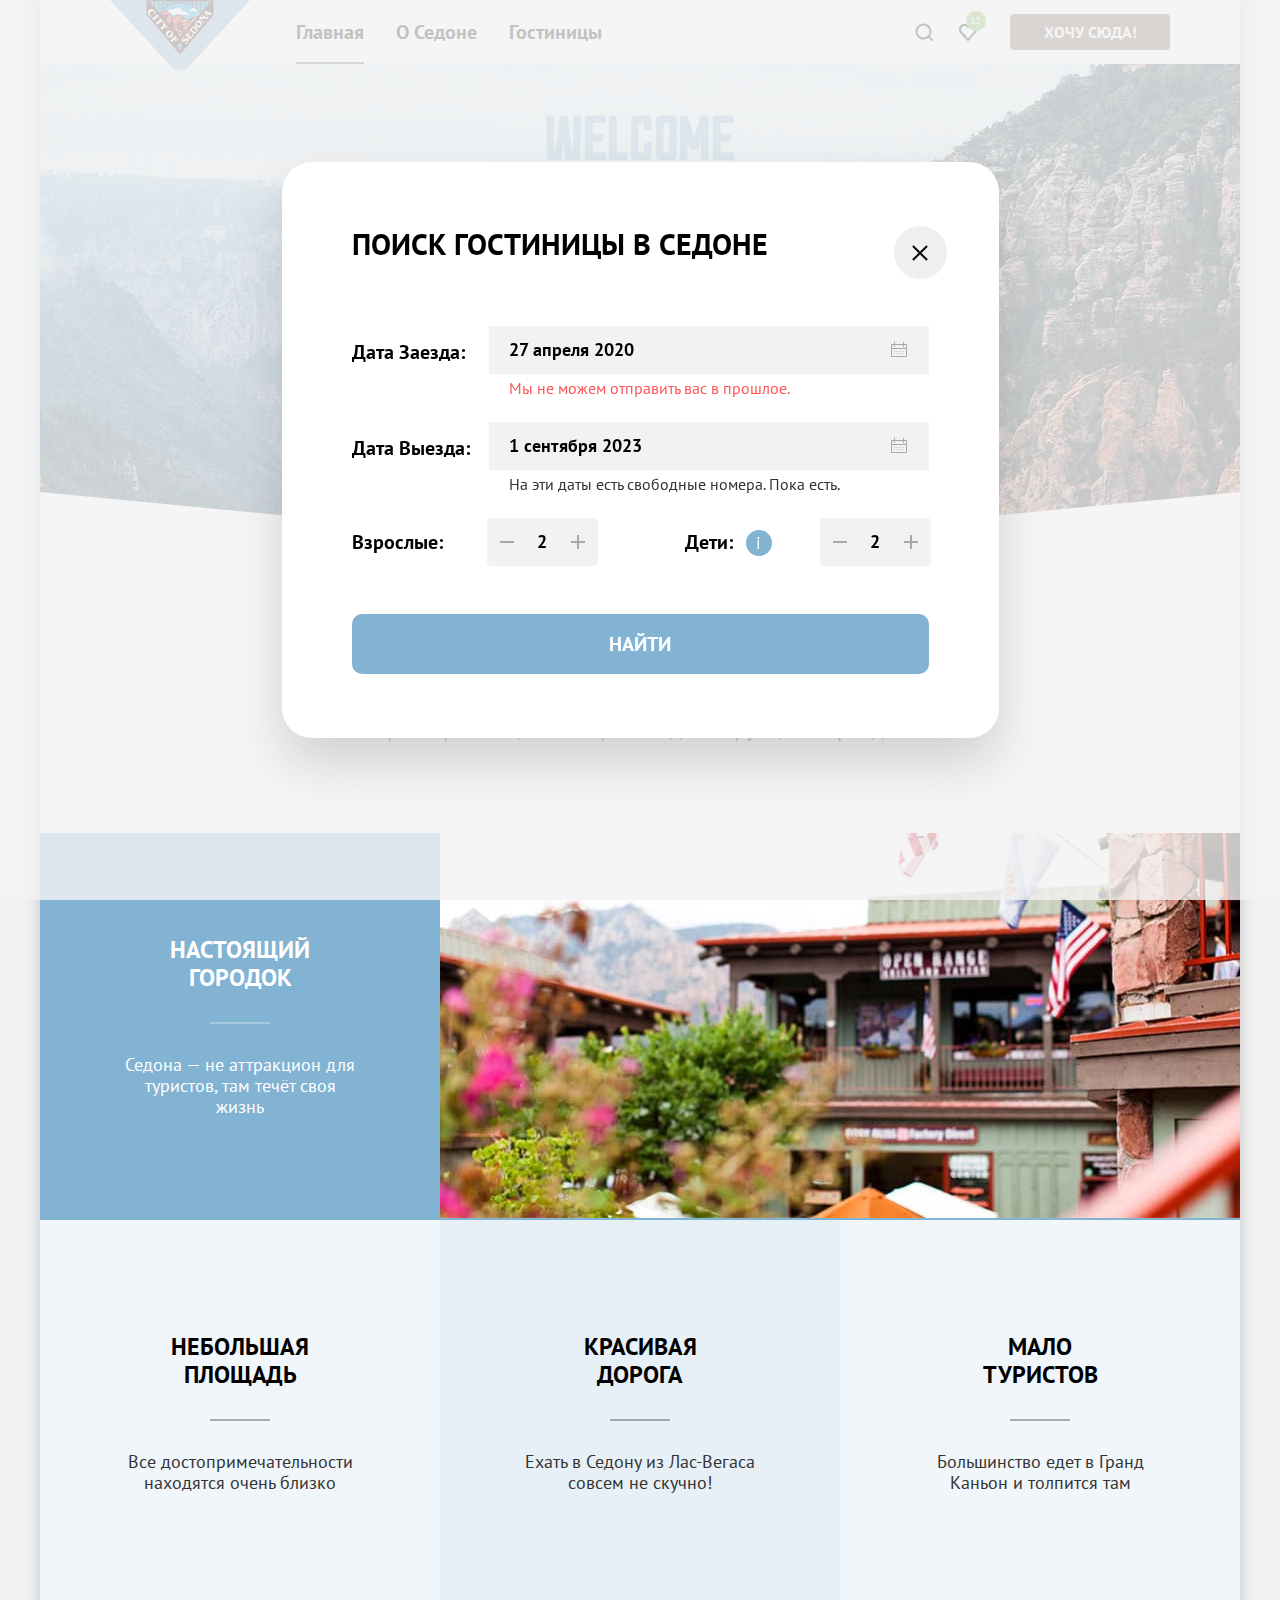
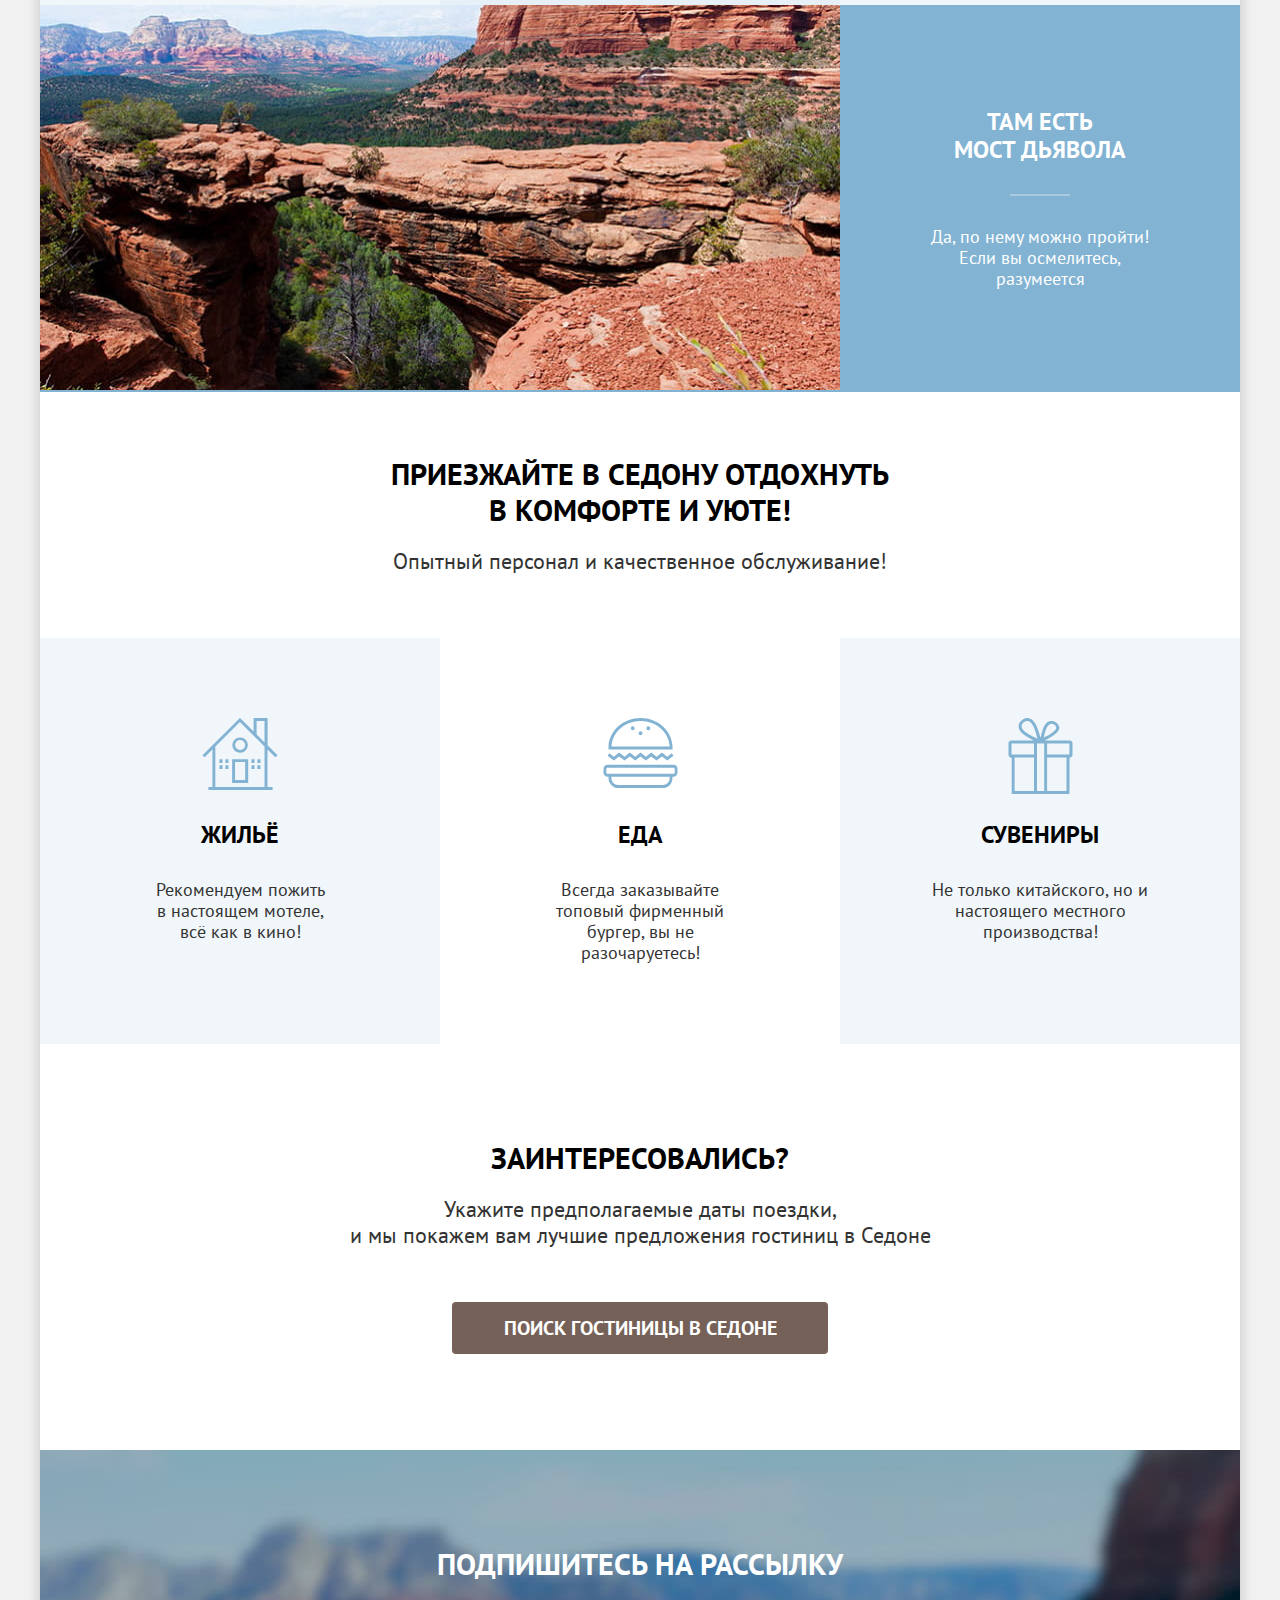
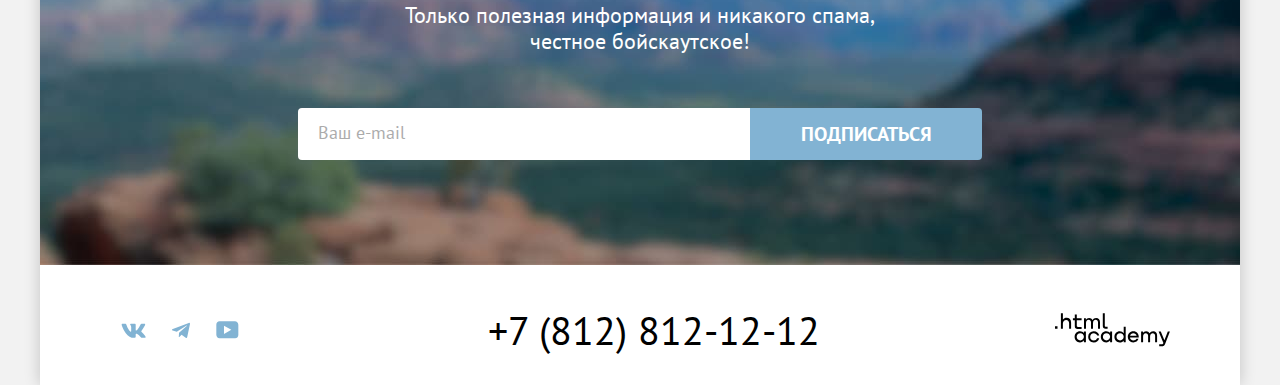
<file: modal.html>
<!DOCTYPE html>
<html lang="ru">
  <head>
    <meta charset="utf-8">
    <title>HTML Academy: Седона</title>
    <link rel="icon" href="favicon.ico">
    <link rel="icon" href="images/favicon.png">
    <link rel="stylesheet" href="css/slyles.css">
  </head>

  <body>
    <div class="page-container">
      <header class="page-header" data-test="header">

        <nav class="navigation">

          <div class="logo-container">
            <a href="index.html" class="header-logo-link">
              <img class="header-logo" src="images/logo.svg" width="140" height="70" alt="Логотип City of Sedona.">
            </a>
          </div>

          <ul class="main-navigation">
            <li class="main-navigation-item">
              <a class="main-navigation-link current-link" href="index.html">Главная</a>
            </li>
            <li class="main-navigation-item">
              <a class="main-navigation-link" href="#">О Седоне</a>
            </li>
            <li class="main-navigation-item">
              <a class="main-navigation-link" href="catalog.html">Гостиницы</a>
            </li>
          </ul>

          <ul class="navigation-user">
            <li class="navigation-user-item">
              <a class="navigation-user-link" href="#">
                <span class="visually-hidden">Поиск</span>
                <svg class="navigation-user-icon" xmlns="http://www.w3.org/2000/svg" width="20" height="20">
                  <path d="m19.5 18-3.7-3.67c1-1.3 1.7-2.98 1.7-4.87a8 8 0 0 0-8-7.96c-4.4 0-8 3.68-8 8.06a8 8 0 0 0 12.9 6.26l3.7 3.68 1.4-1.5Zm-10-2.48a6 6 0 0 1-6-5.96 6 6 0 0 1 12 0 6 6 0 0 1-6 5.96Z"/>
                </svg>
              </a>
            </li>
            <li class="navigation-user-item">
              <a class="navigation-user-link" href="#">
                <span class="visually-hidden">Избранное</span>
                <span class="favourites-number">12</span>
                <svg class="navigation-user-icon" xmlns="http://www.w3.org/2000/svg" width="20" height="20">
                  <path d="M9.9 19a.9.9 0 0 1-.8-.4c-5.4-6.1-6.7-7.5-7-7.9A5.4 5.4 0 0 1 6.5 2C7.8 2 9 2.5 10 3.3a5.46 5.46 0 0 1 9 4.1c0 1.3-.5 2.5-1.3 3.4l-7 7.9c-.2.2-.4.3-.8.3Zm-6-9.5c.3.4 3.5 4 6.1 6.9l6.2-7c.5-.5.7-1.2.7-2 0-1.8-1.5-3.3-3.3-3.3-1 0-2 .5-2.7 1.3-.3.3-.6.4-.9.4-.3 0-.6-.2-.8-.4-.7-.8-1.7-1.3-2.7-1.3-1.8 0-3.3 1.5-3.3 3.3-.1.9.3 1.6.7 2.1-.1 0-.1 0 0 0Z"/>
                </svg>
              </a>
            </li>
            <li class="navigation-user-item want-button">
              <a class="button small" href="#">Хочу сюда!</a>
            </li>
          </ul>
        </nav>

      </header>

      <main class="page-main" data-test="main">

        <section class="hero" data-test="hero">

          <h1 class="visually-hidden">Добро пожаловать в Седону</h1>
          <img class="hero-vector" src="images/welcome-text.svg" width="458" height="352" alt="Welcome to the godgeous Sedona.">

        </section>

        <section class="advantages" data-test="advantages">

          <h2 class="visually-hidden">Преимущества</h2>

          <div class="offer">
            <p class="bold">Седона — небольшой городок в Аризоне, заслуживающий большего!</p>
            <p>Рассмотрим причины, по которым Седона круче, чем Гранд-Каньон!</p>
          </div>

          <!-- Первая часть преимуществ-->

          <ul class="advantages-list">
            <li class="advantages-list-item big">
              <div class="advantages-wrapper">
                <h3 class="title">Настоящий городок</h3>
                <p>Седона — не аттракцион для туристов, там течёт своя жизнь</p>
              </div>
              <img src="images/edvantage-photo-1.jpg" width="800" height="385" alt="Городской пейзаж Седоны.">
            </li>

            <li class="advantages-list-item">
              <div class="advantages-wrapper">
                <h3 class="title">Небольшая площадь</h3>
                <p>Все достопримечательности находятся очень близко</p>
              </div>
            </li>

            <li class="advantages-list-item">
              <div class="advantages-wrapper">
                <h3 class="title">Красивая дорога</h3>
                <p>Ехать в Седону из Лас-Вегаса совсем не скучно!</p>
              </div>
            </li>

            <li class="advantages-list-item">
              <div class="advantages-wrapper">
                <h3 class="title">Мало туристов</h3>
                <p>Большинство едет в Гранд Каньон и толпится там</p>
              </div>
            </li>

            <li class="advantages-list-item big">
              <img src="images/edvantage-photo-2.jpg" width="800" height="385" alt="Вид на каньон.">
              <div class="advantages-wrapper">
                <h3 class="title">Там есть <br>мост дьявола</h3>
                <p>Да, по нему можно пройти! Если вы осмелитесь, разумеется</p>
              </div>
            </li>
          </ul>

          <!-- Вторая часть преимуществ-->

          <div class="advantages-text">
            <p class="bold">Приезжайте в Седону отдохнуть <br>в комфорте и уюте!</p>
            <p>Опытный персонал и качественное обслуживание!</p>
          </div>

          <!-- Третья часть преимуществ-->

          <div class="advantages-icons">
            <ul class="advantages-icons-list">
              <li class="advantages-icons-item">
                <h3 class="advantages-icons-title">Жильё</h3>
                <p>Рекомендуем пожить <br>в настоящем мотеле, <br>всё как в кино!</p>
              </li>
              <li class="advantages-icons-item">
                <h3 class="advantages-icons-title">Еда</h3>
                <p>Всегда заказывайте <br>топовый фирменный бургер, вы не разочаруетесь!</p>
              </li>
              <li class="advantages-icons-item">
                <h3 class="advantages-icons-title">Сувениры</h3>
                <p>Не только китайского, но и настоящего местного производства!</p>
              </li>
            </ul>
          </div>

        </section>

        <section class="hotel-search" data-test="search">

          <h2 class="visually-hidden">Поиск гостиницы</h2>
          <p class="bold">Заинтересовались?</p>
          <p>Укажите предполагаемые даты поездки, <br>и мы покажем вам лучшие предложения гостиниц в Седоне</p>
          <a class="button" href="#">Поиск гостиницы в Седоне</a>
        </section>

        <section class="subscribe" data-test="subscribe">
          <h2 class="visually-hidden">Подписка</h2>
          <p class="bold">Подпишитесь на рассылку</p>
          <p>Только полезная информация и никакого спама, <br>честное бойскаутское!</p>

          <form class="subscribe-form" action="https://echo.htmlacademy.ru/" method="post">
            <input class="email-input" type="email" name="email" placeholder="Ваш e-mail" required>
            <button class="button blue subscribe-button" type="submit">Подписаться</button>
          </form>

        </section>
      </main>

        <footer class="page-footer" data-test="footer">

          <span class="visually-hidden">Социальные сети</span>
          <ul class="socials-list">
            <li class="socials-list-item">
              <a class="socials-list-link" href="https://vk.com/htmlacademy">
                <span class="visually-hidden">Вконтакте</span>
                <svg class="social-icon" xmlns="http://www.w3.org/2000/svg" width="25" height="15"><path fill-rule="evenodd" d="M24.12 1.8c.16-.54 0-.94-.8-.94H20.7c-.67 0-.98.34-1.15.73 0 0-1.33 3.2-3.22 5.27-.61.6-.9.8-1.23.8-.16 0-.41-.2-.41-.75v-5.1c0-.66-.19-.95-.74-.95H9.82c-.42 0-.67.3-.67.59 0 .62.95.76 1.04 2.51v3.8c0 .83-.15.98-.48.98-.9 0-3.06-3.2-4.34-6.88-.25-.72-.5-1-1.18-1H1.57c-.75 0-.9.34-.9.73 0 .68.89 4.07 4.14 8.55 2.17 3.06 5.23 4.72 8 4.72 1.68 0 1.88-.37 1.88-1v-2.32c0-.74.16-.88.7-.88.38 0 1.05.19 2.6 1.66 1.79 1.75 2.08 2.54 3.08 2.54h2.63c.75 0 1.12-.37.9-1.1-.23-.72-1.08-1.77-2.2-3.02-.62-.71-1.54-1.48-1.82-1.86-.39-.5-.28-.71 0-1.15 0 0 3.2-4.42 3.54-5.93Z" clip-rule="evenodd"/></svg>
              </a>
            </li>
            <li class="socials-list-item">
              <a class="socials-list-link" href="https://t.me/htmlacademy">
                <span class="visually-hidden">Телеграм</span>
                <svg class="social-icon" xmlns="http://www.w3.org/2000/svg" width="18" height="17">
                  <path d="M16.79.96.84 7.1c-1.09.44-1.08 1.05-.2 1.32l4.1 1.28 9.47-5.98c.44-.27.85-.13.52.17l-7.68 6.93-.28 4.22c.41 0 .6-.2.83-.41l1.99-1.94 4.13 3.06c.77.42 1.31.2 1.5-.71l2.72-12.8c.28-1.1-.43-1.61-1.16-1.28Z"/>
                </svg>
              </a>
            </li>
            <li class="socials-list-item">
              <a class="socials-list-link" href="https://www.youtube.com/user/htmlacademyru">
                <span class="visually-hidden">Youtube</span>
                <svg class="social-icon" xmlns="http://www.w3.org/2000/svg" width="23" height="18">
                  <path d="M18.94.36H3.51C1.65.36.33 1.95.33 3.76v10.09c0 1.91 1.32 3.5 3.18 3.5h15.65c1.64 0 3.17-1.59 3.17-3.4V3.76c-.22-1.8-1.53-3.4-3.39-3.4ZM7.99 12.89V4.82l7.34 4.04-7.34 4.03Z"/>
                </svg>
              </a>
            </li>
          </ul>

            <address>
              <a class="phone" href="tel:+78128121212">+7 (812) 812-12-12</a>
            </address>

            <a class="footer-logo" href="https://htmlacademy.ru"><span class="visually-hidden">Логотип html academy</span>
              <svg class="footer-logo-icon" xmlns="http://www.w3.org/2000/svg" width="115" height="34">
                <path d="M0 13.26v2.6h2.5v-2.6H0ZM11.6 4.86c-1.6 0-2.8.7-3.6 1.7h-.1V.36h-2v15.5h2v-5.3c0-2.1 1.3-3.6 3.3-3.6 1.8 0 2.9 1.4 2.9 3.2v5.7h2v-6.1c.1-3-1.8-4.9-4.5-4.9ZM26.6 5.16h-4.8v-3.7h-2v3.8h-1.9v2h1.9v6c0 1.7 1 2.7 2.7 2.7h4.1v-2h-3.7c-.7 0-1.1-.4-1.1-1.1v-5.7h4.8v-2ZM41.1 4.96c-1.6 0-2.9.8-3.5 2.1h-.1c-.6-1.2-1.8-2.1-3.4-2.1-1.4 0-2.5.8-3.1 1.8h-.1v-1.6H29v10.6h2v-5.4c0-2 1-3.5 2.6-3.5 1.5 0 2.4 1 2.4 2.6v6.3h2v-5.6c0-2.4 1.4-3.3 2.6-3.3 1.5 0 2.4 1 2.4 2.6v6.3h2v-6.5c.1-2.5-1.4-4.3-3.9-4.3ZM47.8 13.06c0 1.7 1 2.7 2.8 2.7h2v-2h-1.7c-.7 0-1.1-.4-1.1-1.1V.36h-2v12.7ZM28.9 20.06c-.9-1.1-2.2-1.8-3.9-1.8-3.1 0-5.4 2.3-5.4 5.6s2.3 5.6 5.4 5.6c1.8 0 3-.8 3.8-1.9h.1v1.6h2v-10.6h-2v1.5Zm-3.6 7.4c-2.2 0-3.6-1.6-3.6-3.6s1.4-3.6 3.6-3.6 3.6 1.6 3.6 3.6c0 1.9-1.4 3.6-3.6 3.6ZM44.2 22.36c-.5-2.4-2.6-4.1-5.4-4.1a5.4 5.4 0 0 0-5.6 5.6c0 3.1 2.2 5.6 5.6 5.6 2.8 0 4.9-1.8 5.4-4.2h-2.1a3.4 3.4 0 0 1-3.3 2.3c-2.2 0-3.6-1.6-3.6-3.6s1.4-3.6 3.6-3.6c1.6 0 2.8 1 3.3 2.2h2.1v-.2ZM55.1 20.06c-.9-1.1-2.2-1.8-3.9-1.8-3.1 0-5.4 2.3-5.4 5.6s2.3 5.6 5.4 5.6c1.8 0 3-.8 3.8-1.9h.1v1.6h2v-10.6h-2v1.5Zm-3.6 7.4c-2.2 0-3.6-1.6-3.6-3.6s1.4-3.6 3.6-3.6 3.6 1.6 3.6 3.6c0 1.9-1.5 3.6-3.6 3.6ZM68.7 20.16c-.9-1.1-2.2-1.9-3.9-1.9-3.1 0-5.4 2.3-5.4 5.6s2.2 5.6 5.4 5.6c1.7 0 3-.8 3.8-1.8h.1v1.5h2v-15.4h-2v6.4Zm-3.6 7.3c-2.2 0-3.6-1.6-3.6-3.6s1.4-3.6 3.6-3.6 3.6 1.6 3.6 3.6c-.1 2-1.5 3.6-3.6 3.6ZM78.3 18.26c-3.3 0-5.5 2.5-5.5 5.6 0 3 2.1 5.6 5.5 5.6 2.5 0 4.5-1.3 5.2-3.6h-2.1c-.5 1-1.6 1.6-3 1.6-1.9 0-3.3-1.3-3.4-2.9h8.8c.2-3.6-2-6.3-5.5-6.3Zm0 1.9c1.7 0 3 1 3.3 2.6h-6.5c.3-1.5 1.5-2.6 3.2-2.6ZM98.2 18.26c-1.6 0-2.9.8-3.6 2h-.1c-.6-1.2-1.8-2-3.4-2-1.4 0-2.5.7-3.1 1.8v-1.5h-1.9v10.6h2v-5.4c0-2 1-3.4 2.6-3.5 1.5 0 2.4 1 2.4 2.6v6.3h2v-5.6c0-2.4 1.4-3.3 2.6-3.3 1.5 0 2.4 1 2.4 2.6v6.3h2v-6.5c.1-2.6-1.4-4.4-3.9-4.4ZM109.4 27.36l-3.6-8.9h-2.2l4.8 11.6c-.3.9-.7 1.2-1.7 1.2h-2.5v2h2.5c1.8 0 2.8-.8 3.5-2.6l4.7-12.2h-2.1l-3.4 8.9Z"/>
              </svg>
            </a>

        </footer>
    </div>

    <!--Модальное окно-->

    <div class="modal-container">

      <div class="modal" data-test="modal">

        <h2 class="modal-title bold">Поиск гостиницы в Седоне</h2>
        <button class="close-button" type="button">
          <span class="visually-hidden">Закрыть.</span>
        </button>

        <form class="hotel-search-form" action="https://echo.htmlacademy.ru/" method="get">

          <label class="modal-input-label">
            <span class="modal-input-label-text">Дата заезда:</span>
            <input class="modal-input-date" type="text" name="date" placeholder="Введите дату" value="27 апреля 2020" required>
          </label>

          <p class="msg error">Мы не можем отправить вас в прошлое.</p>
          <p class="msg hidden-msg">На эти даты есть свободные номера. Пока есть.</p>

          <label class="modal-input-label">
            <span class="modal-input-label-text">Дата выезда:</span>
            <input class="modal-input-date" type="text" name="date" placeholder="Введите дату" value="1 сентября 2023" required>
          </label>

          <p class="msg error hidden-msg">Мы не можем отправить вас в прошлое.</p>
          <p class="msg">На эти даты есть свободные номера. Пока есть.</p>

            <div class="modal-counter-container">

              <label class="modal-input-label" for="adult-number">
                <span class="modal-input-label-text">Взрослые:</span>
              </label>

              <div class="modal-counter adult-number">
                <button class="counter-button minus" type="button"><span class="visually-hidden">Минус</span>
                  <svg class="button-icon" xmlns="http://www.w3.org/2000/svg" width="14" height="2"><path d="M0 0v2h14V0H0Z"/></svg>
                </button>
                <input class="counter-input" type="number" name="number" value="2" id="adult-number" min="0" max="99" required>
                <button class="counter-button plus" type="button"><span class="visually-hidden">Плюс</span>
                  <svg class="button-icon" xmlns="http://www.w3.org/2000/svg" width="14" height="14"><path d="M14 6H8V0H6v6H0v2h6v6h2V8h6V6Z"/></svg>
                </button>
              </div>

              <label class="modal-input-label" for="children-number">
                <span class="modal-input-label-text">Дети:</span>
              </label>

                <span class="tooltip">
                  <button class="tooltip-button" type="button" aria-labelledby="tooltip-label">
                    <span class="visually-hidden">Посмотреть дополнительную информацию</span>
                    i
                  </button>
                  <span class="tooltip-text" role="tooltip" id="tooltip-label"> Укажите количество детей, которые будут с вами, возраст которых от 6 до 18 лет. Дети до 6 лет размещаются бесплатно.</span>
                </span>

                <div class="modal-counter children-number">
                  <button class="counter-button minus" type="button"><span class="visually-hidden">Минус</span>
                    <svg class="button-icon" xmlns="http://www.w3.org/2000/svg" width="14" height="2"><path d="M0 0v2h14V0H0Z"/></svg>
                  </button>
                  <input class="counter-input" type="number" name="number" value="2" id="children-number" min="0" max="99" required>
                  <button class="counter-button plus" type="button"><span class="visually-hidden">Плюс</span>
                    <svg class="button-icon" xmlns="http://www.w3.org/2000/svg" width="14" height="14"><path d="M14 6H8V0H6v6H0v2h6v6h2V8h6V6Z"/></svg>
                  </button>
                </div>

            </div>

          <button class="button blue modal-button" type="submit">Найти</button>
        </form>
      </div>
    </div>

  </body>
</html>
</file>
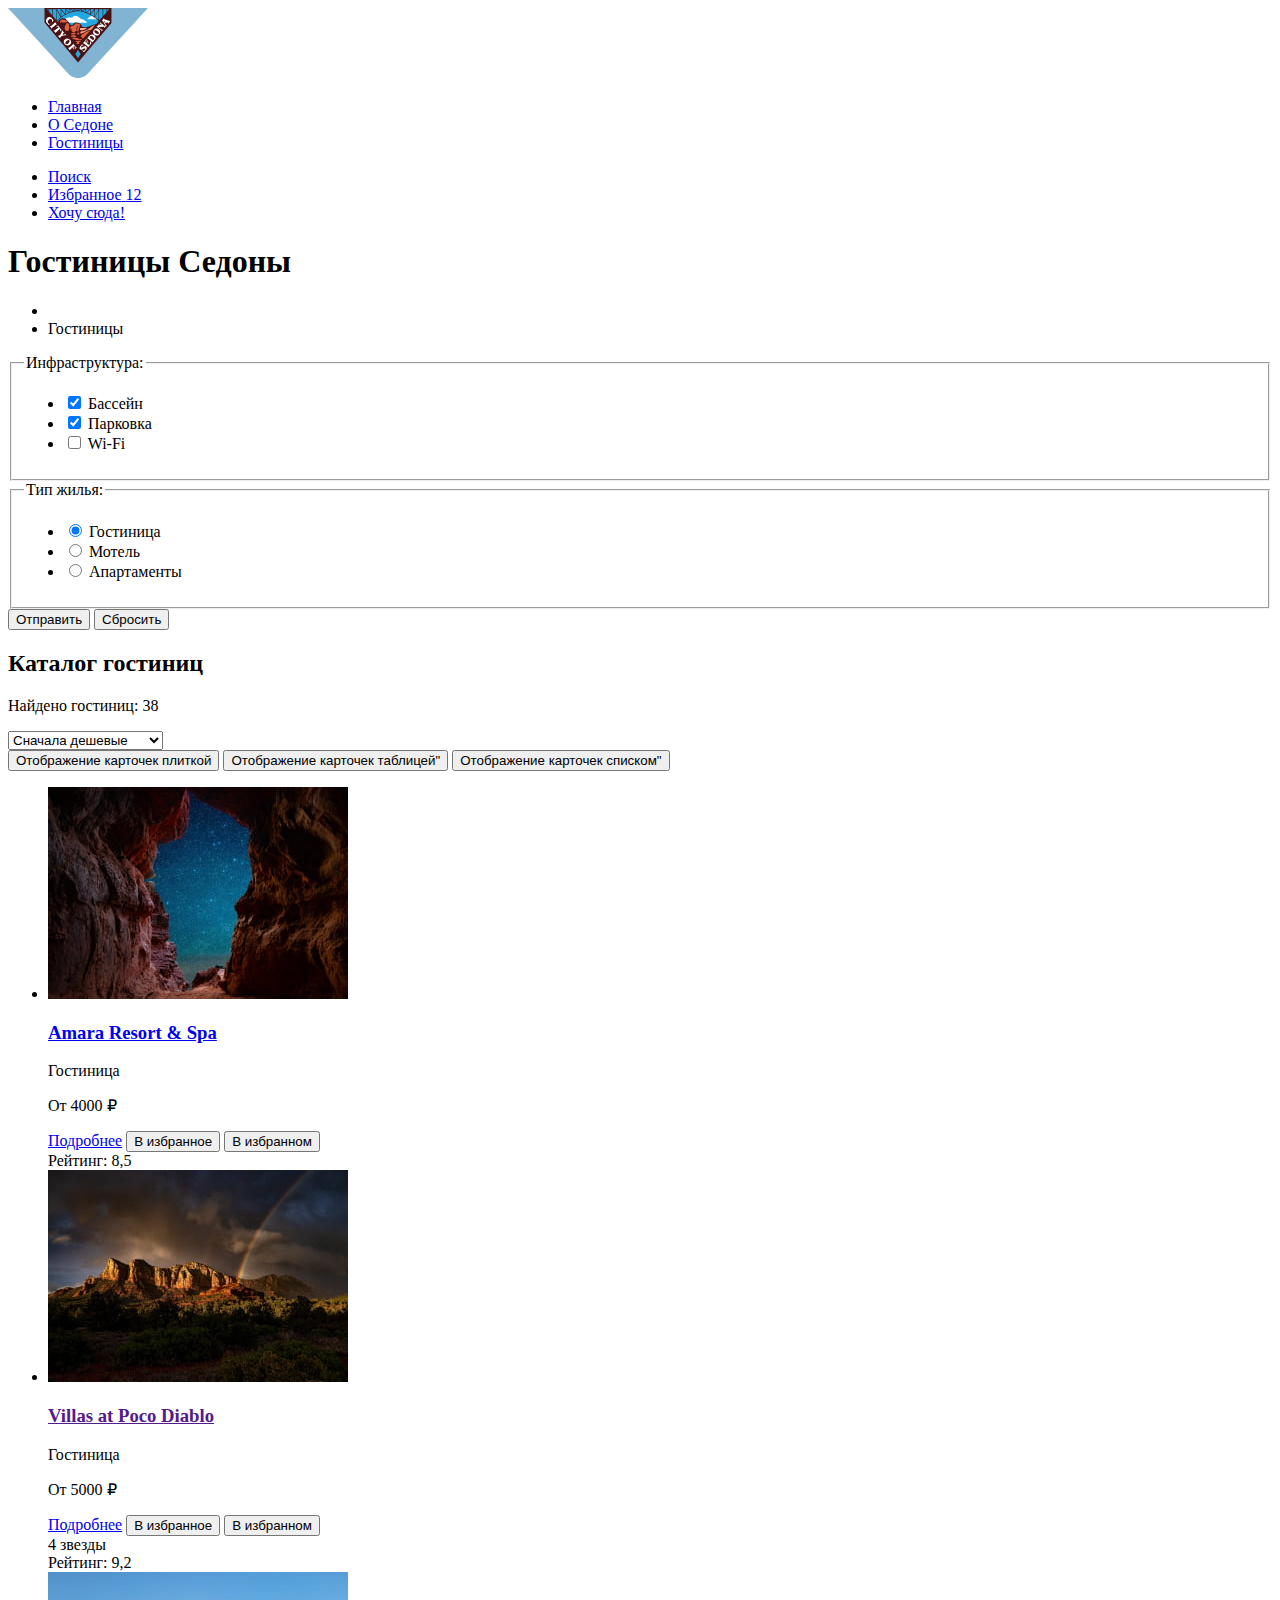
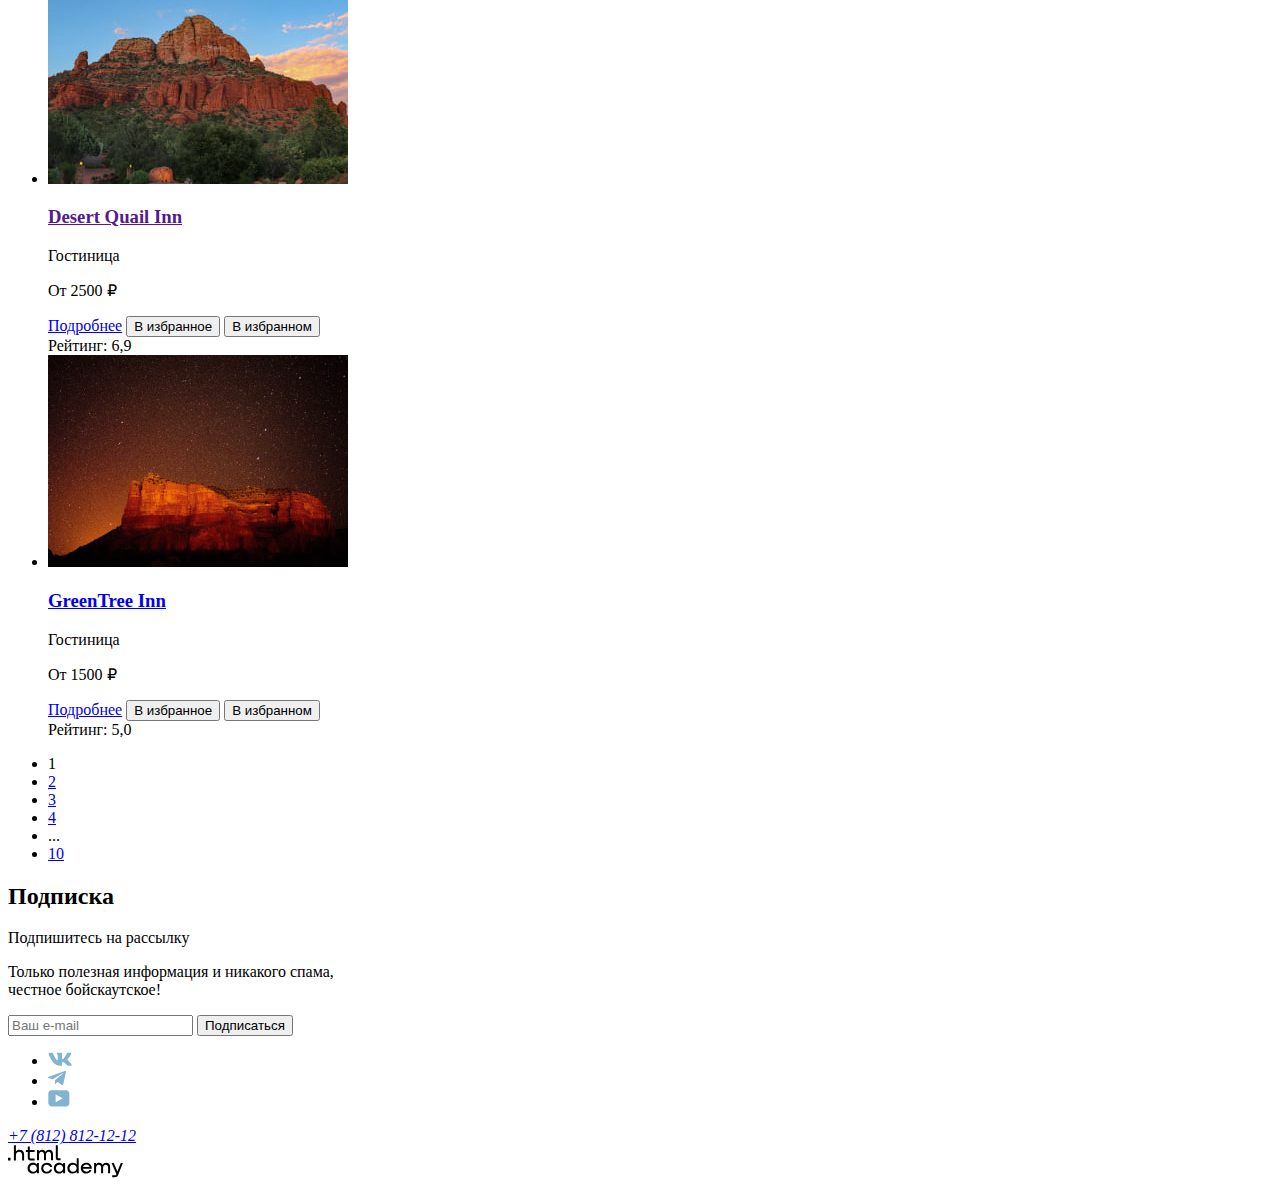
<file: 3/catalog.html>
<!DOCTYPE html>
<html lang="ru">
  <head>
    <meta charset="utf-8">
    <title>HTML Academy: Седона</title>
    <base href="https://htmlacademy-htmlcss.github.io/2362037-sedona-37/3/">
</head>
  <body>
    <header class="page-header">

      <a href="index.html">
        <img class="header-logo" src="images/logo.svg" width="140" height="70" alt="Логотип City of Sedona">
      </a>

      <nav>
        <ul class="main-navigation">
          <li class="main-navigation-item">
            <a class="main-navigation-link" href="index.html">Главная</a>
          </li>
          <li class="main-navigation-item">
            <a class="main-navigation-link" href="#">О Седоне</a>
          </li>
          <li class="main-navigation-item">
            <a class="main-navigation-link main-navigation-link-current" href="catalog.html">Гостиницы</a>
          </li>
        </ul>

        <ul class="navigation-user">
          <li class="navigation-user-item">
            <a class="navigation-user-search" href="#">
              <span class="visually-hidden">Поиск</span>
            </a>
          </li>
          <li class="navigation-user-item">
            <a class="navigation-user-favourites" href="#">
              <span class="visually-hidden">Избранное</span>
              <span class="favourites-number">12</span>
            </a>
          </li>
          <li class="navigation-user-item">
            <a class="navigation-user-want" href="#">Хочу сюда!</a>
          </li>
        </ul>
      </nav>

    </header>

    <main class="catalog-main">

      <header class="catalog-header">
        <h1>Гостиницы Седоны</h1>
        <ul class="breadcrumbs">
          <li class="breadcrumbs-item">
            <a class="breadcrumbs-link home" href="index.html"></a>
          </li>

          <li class="breadcrumbs-item">
            <a class="breadcrumbs-link">Гостиницы</a>
          </li>
        </ul>

        <form class="catalog-filters">

          <fieldset class="catalog-filter-group">
            <legend class="catalog-filter-title">Инфраструктура:</legend>
            <ul class="catalog-filter-list">
              <li class="catalog-filter-item">
                <label class="controle">
                  <input class="controle-input" type="checkbox" name="sweeming-pools" checked>
                  Бассейн
                </label>
              </li>

              <li class="catalog-filter-item">
                <label class="filter">
                  <input class="filter-input" type="checkbox" name="parking" checked>
                  Парковка
                </label>
              </li>

              <li class="catalog-filter-item">
                <label class="filter">
                  <input class="filter-input" type="checkbox" name="wi-fi">
                  Wi-Fi
                </label>
              </li>
            </ul>
          </fieldset>

          <fieldset class="catalog-filter-group">
            <legend class="catalog-filter-title">Тип жилья:</legend>
            <ul class="catalog-filter-list">
              <li class="catalog-filter-item">
                <label class="filter">
                  <input class="filter-input" type="radio" name="product-group" value="hotel" checked>
                  Гостиница
                </label>
              </li>

              <li class="catalog-filter-item">
                <label class="filter">
                  <input class="filter-input" type="radio" name="product-group" value="motel">
                  Мотель
                </label>
              </li>

              <li class="catalog-filter-item">
                <label class="filter">
                  <input class="filter-input" type="radio" name="product-group" value="appartments">
                  Апартаменты
                </label>
              </li>
            </ul>
          </fieldset>

          <input type="submit" value="Отправить">
          <button class="reset-btn">Сбросить</button>

        </form>
      </header>

      <section class="catalog">
        <h2 class="visually-hidden">Каталог гостиниц</h2>
        <p>Найдено гостиниц: <span class="hotel-number">38</span></p>

        <select class="select-filter" aria-label="Сортировка">
          <option class="select-filter-option">Сначала дешевые</option>
          <option class="select-filter-option">Сначала дорогие</option>
          <option class="select-filter-option">Сначала популярные</option>
        </select>

        <div class="card-switch">
          <button class="switch-btn active">
            <span class="visually-hidden">Отображение карточек плиткой</span>
          </button>

          <button class="switch-btn">
            <span>Отображение карточек таблицей"</span>
          </button>

          <button class="switch-btn">
            <span class="visually-hidden">Отображение карточек списком"</span>
          </button>
        </div>

        <!--Карточки-->

        <div class="cards">
          <ul class="card-list">
            <li class="card-list-item">
              <a href="#">
                <img class="card-img" src="images/catalog/hotel-1.jpg" width="300" height="212" alt="Вид на каньон">
              </a>
              <a href="#">
                <h3>Amara Resort & Spa</h3>
              </a>
              <div class="card-inner">
                <p>Гостиница</p>
                <p>От 4000 ₽</p>

                <a class="more-btn" href="#">Подробнее</a>
                <button class="love-btn">В избранное</button>
                <button class="love-btn active hidden">В избранном</button>

                <div class="stars">
                  <span class="star"></span>
                  <span class="star"></span>
                  <span class="star"></span>
                  <span class="star"></span>
                </div>

                <span class="rating">Рейтинг: 8,5</span>
              </div>
            </li>

            <li class="card-list-item">
              <a href="#">
                <img class="card-img" src="images/catalog/hotel-2.jpg" width="300" height="212" alt="Вид на каньон">
              </a>
              <a href="">
                <h3>Villas at Poco Diablo</h3>
              </a>
              <div class="card-inner">
                <p>Гостиница</p>
                <p>От 5000 ₽</p>

                <a class="more-btn" href="#">Подробнее</a>
                <button class="love-btn hidden">В избранное</button>
                <button class="love-btn active">В избранном</button>

                <div class="stars">
                  <span class="visually-hidden">4 звезды</span>
                  <span class="star"></span>
                  <span class="star"></span>
                  <span class="star"></span>
                  <span class="star"></span>
                </div>

                <span class="rating">Рейтинг: 9,2</span>
              </div>
            </li>

            <li class="card-list-item">
              <a href="#">
                <img class="card-img" src="images/catalog/hotel-3.jpg" width="300" height="212" alt="Вид на каньон">
              </a>
              <a href="">
                <h3>Desert Quail Inn</h3>
              </a>
              <div class="card-inner">
                <p>Гостиница</p>
                <p>От 2500 ₽</p>

                <a class="more-btn" href="#">Подробнее</a>
                <button class="love-btn">В избранное</button>
                <button class="love-btn active hidden">В избранном</button>

                <div class="stars">
                  <span class="star"></span>
                  <span class="star"></span>
                  <span class="star"></span>
                </div>

                <span class="rating">Рейтинг: 6,9</span>
              </div>
            </li>

            <li class="card-list-item">
              <a href="#">
                <img class="card-img" src="images/catalog/hotel-4.jpg" width="300" height="212" alt="Вид на каньон">
              </a>
              <a href="#">
                <h3>GreenTree Inn</h3>
              </a>
              <div class="card-inner">
                <p>Гостиница</p>
                <p>От 1500 ₽</p>

                <a class="more-btn" href="#">Подробнее</a>
                <button class="love-btn">В избранное</button>
                <button class="love-btn active hidden">В избранном</button>

                <div class="stars">
                  <span class="star"></span>
                  <span class="star"></span>
                </div>

                <span class="rating">Рейтинг: 5,0</span>
              </div>
            </li>
          </ul>
        </div>

        <!--Пагинация-->

        <ul class="pagination">

          <li class="pagination-item">
            <a class="pagination-link">1</a>
          </li>

          <li class="pagination-item">
            <a class="pagination-link" href="#">2</a>
          </li>

          <li class="pagination-item">
            <a class="pagination-link" href="#">3</a>
          </li>

          <li class="pagination-item">
            <a class="pagination-link" href="#">4</a>
          </li>

          <li>
            <a>...</a>
          </li>

          <li class="pagination-item">
            <a class="pagination-link" href="#">10</a>
          </li>

        </ul>

      </section>

      <section class="subscribe">
        <h2 class="visually-hidden">Подписка</h2>
        <p class="bold">Подпишитесь на рассылку</p>
        <p>Только полезная информация и никакого спама,<br>честное бойскаутское!</p>

        <form class="subscribe-form" action="https://echo.htmlacademy.ru/" method="post">
          <input type="email" name="email" placeholder="Ваш e-mail">
          <input type="button" value="Подписаться">
        </form>

      </section>
    </main>

    <footer class="page-footer">

      <ul class="socials-list">
        <li class="socials-list-item">
          <a href="https://vk.com/htmlacademy">
            <img src="images/vk-icon.svg" width="24" height="14" alt="vk">
          </a>
        </li>
        <li class="socials-list-item">
          <a href="https://t.me/htmlacademy">
            <img src="images/tg-icon.svg" width="18" height="16" alt="telegram">
          </a>
        </li>
        <li class="socials-list-item">
          <a href="https://www.youtube.com/user/htmlacademyru">
            <img src="images/youtube-icon.svg" width="22" height="17" alt="youtube">
          </a>
        </li>
      </ul>

        <address>
          <a class="phone" href="+78128121212">+7 (812) 812-12-12</a>
        </address>

        <a href="https://htmlacademy.ru">
          <img src="images/html-academy-logo.svg" width="115" height="33" alt="Логотип html academy">
        </a>

    </footer>

  </body>
</html>
</file>
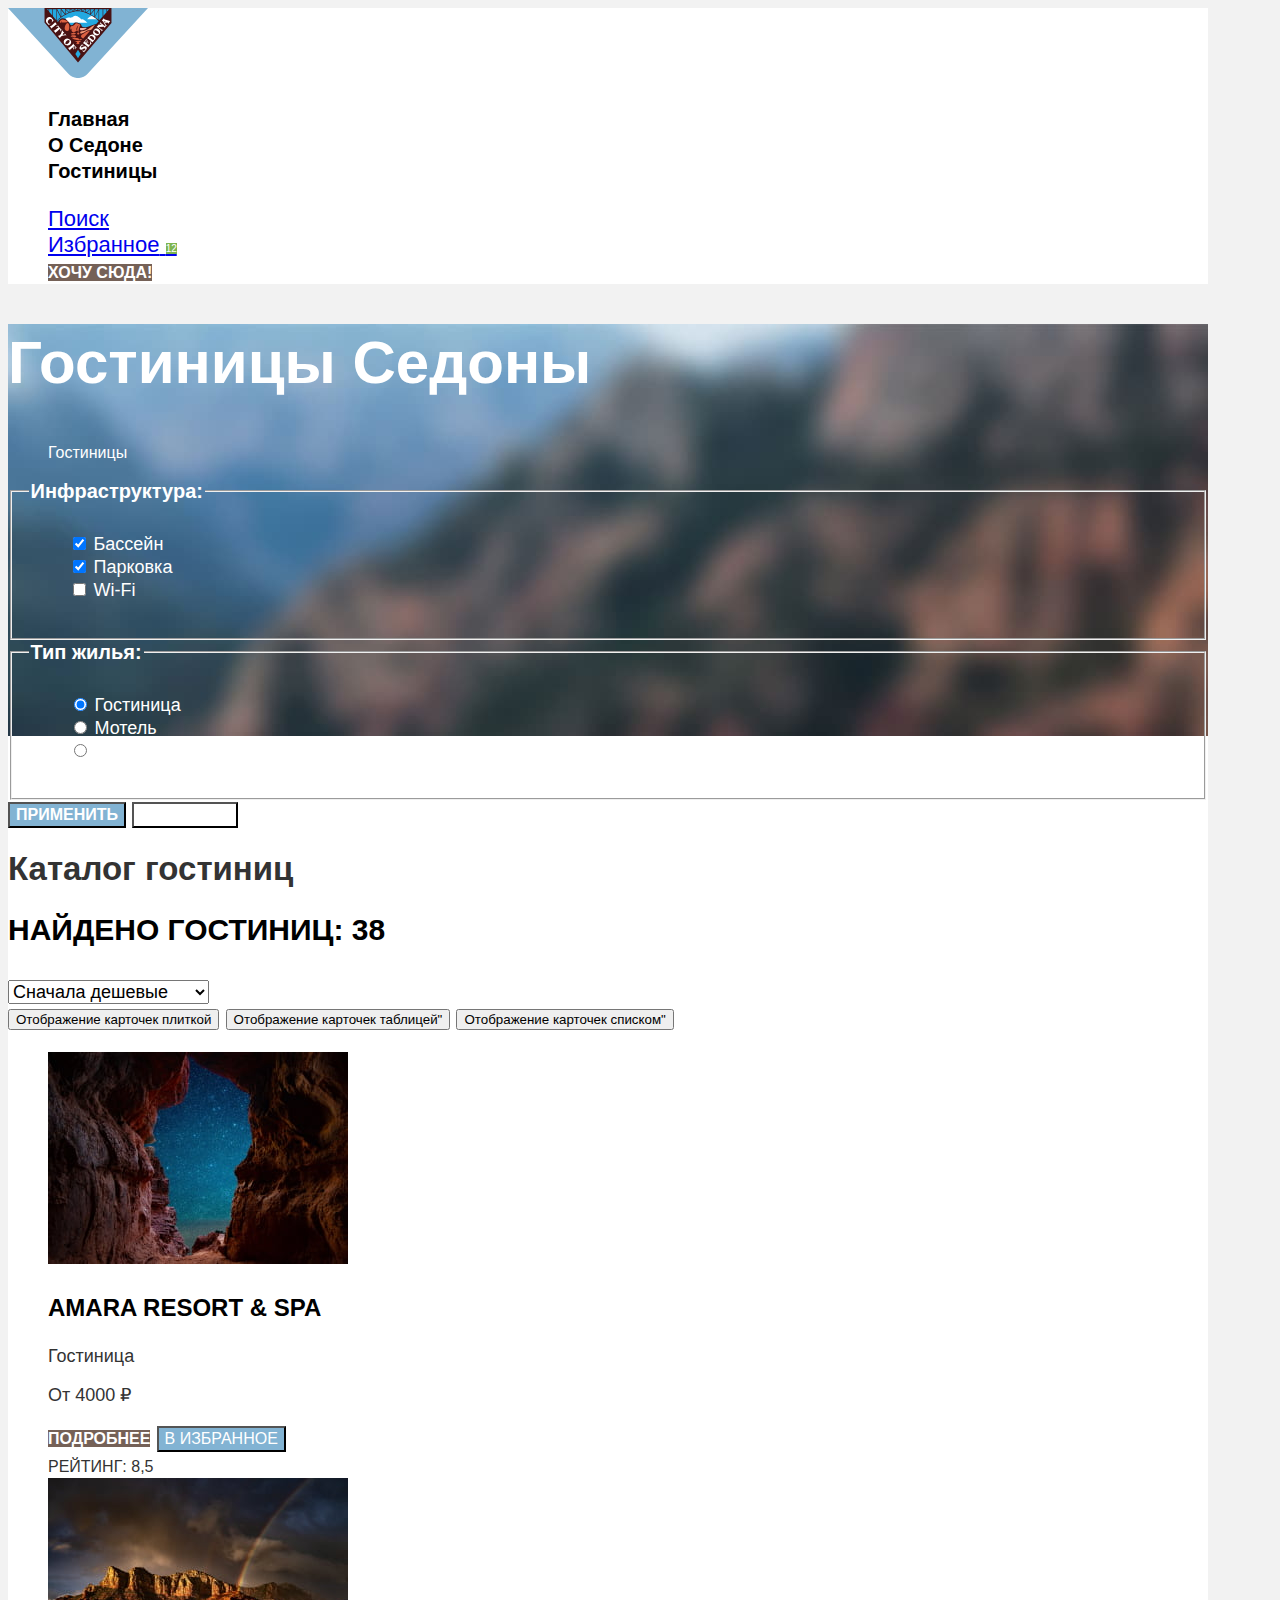
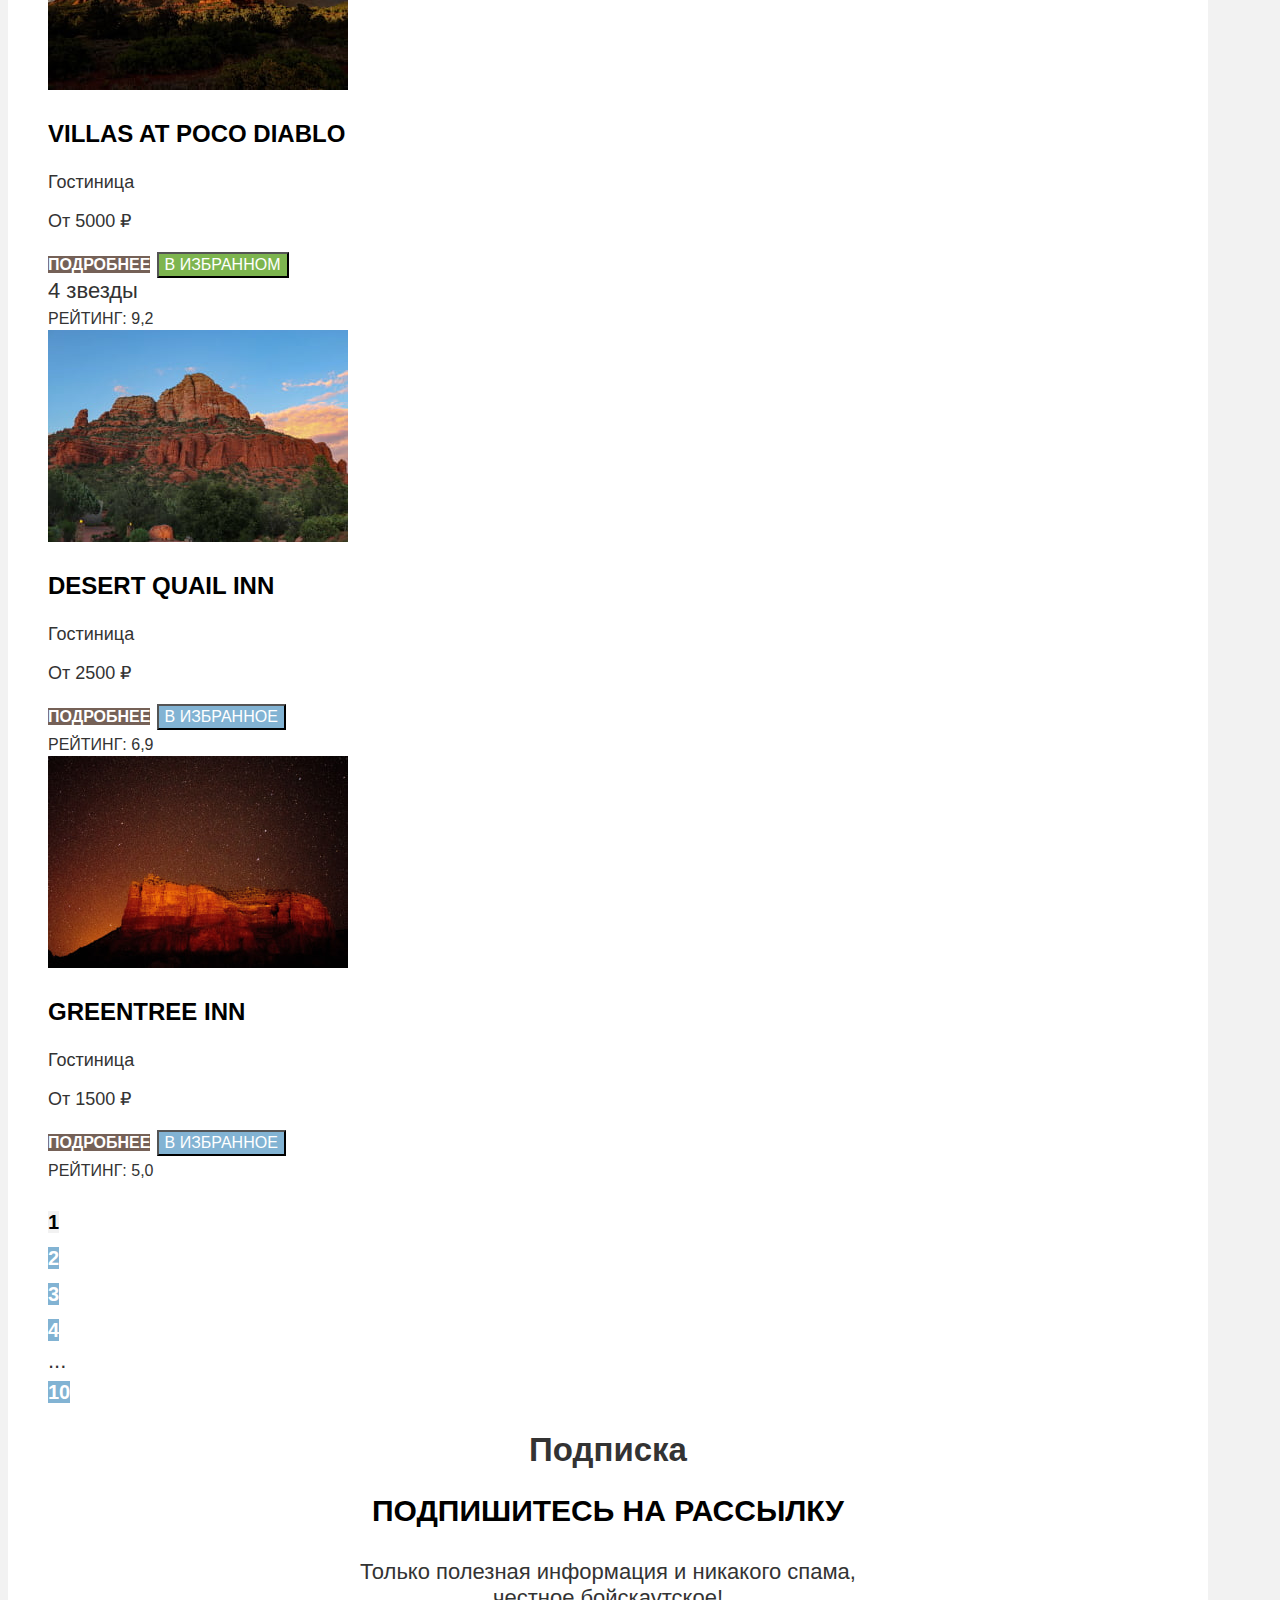
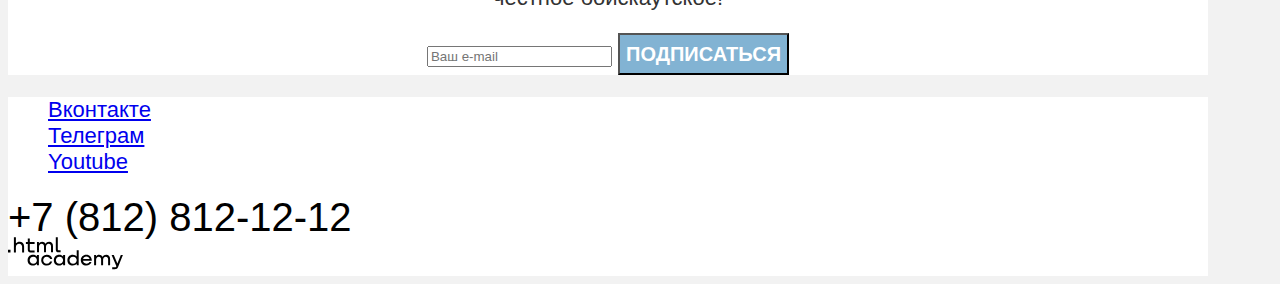
<file: 4/catalog.html>
<!DOCTYPE html>
<html lang="ru">
  <head>
    <meta charset="utf-8">
    <title>HTML Academy: Седона</title>
    <link rel="stylesheet" href="css/slyles.css">
    <base href="https://htmlacademy-htmlcss.github.io/2362037-sedona-37/4/">
</head>
  <body>
    <header class="page-header">

      <a href="index.html">
        <img class="header-logo" src="images/logo.svg" width="140" height="70" alt="Логотип City of Sedona">
      </a>

      <nav>
        <ul class="main-navigation">
          <li class="main-navigation-item">
            <a class="main-navigation-link" href="index.html">Главная</a>
          </li>
          <li class="main-navigation-item">
            <a class="main-navigation-link" href="#">О Седоне</a>
          </li>
          <li class="main-navigation-item">
            <a class="main-navigation-link main-navigation-link-current" href="catalog.html">Гостиницы</a>
          </li>
        </ul>

        <ul class="navigation-user">
          <li class="navigation-user-item">
            <a class="navigation-user-search" href="#">
              <span class="visually-hidden">Поиск</span>
            </a>
          </li>
          <li class="navigation-user-item">
            <a class="navigation-user-favourites" href="#">
              <span class="visually-hidden">Избранное</span>
              <span class="favourites-number">12</span>
            </a>
          </li>
          <li class="navigation-user-item">
            <a class="navigation-user-want" href="#">Хочу сюда!</a>
          </li>
        </ul>
      </nav>

    </header>

    <main class="catalog-main">

      <header class="catalog-header">
        <h1 class="catalog-title">Гостиницы Седоны</h1>
        <ul class="breadcrumbs">
          <li class="breadcrumbs-item">
            <a class="breadcrumbs-link home" href="index.html"></a>
          </li>

          <li class="breadcrumbs-item">
            <a class="breadcrumbs-link">Гостиницы</a>
          </li>
        </ul>

        <form class="catalog-filters">

          <fieldset class="catalog-filter-group">
            <legend class="catalog-filter-title">Инфраструктура:</legend>
            <ul class="catalog-filter-list">
              <li class="catalog-filter-item">
                <label class="controle">
                  <input class="controle-input" type="checkbox" name="sweeming-pools" checked>
                  Бассейн
                </label>
              </li>

              <li class="catalog-filter-item">
                <label class="filter">
                  <input class="filter-input" type="checkbox" name="parking" checked>
                  Парковка
                </label>
              </li>

              <li class="catalog-filter-item">
                <label class="filter">
                  <input class="filter-input" type="checkbox" name="wi-fi">
                  Wi-Fi
                </label>
              </li>
            </ul>
          </fieldset>

          <fieldset class="catalog-filter-group">
            <legend class="catalog-filter-title">Тип жилья:</legend>
            <ul class="catalog-filter-list">
              <li class="catalog-filter-item">
                <label class="filter">
                  <input class="filter-input" type="radio" name="product-group" value="hotel" checked>
                  Гостиница
                </label>
              </li>

              <li class="catalog-filter-item">
                <label class="filter">
                  <input class="filter-input" type="radio" name="product-group" value="motel">
                  Мотель
                </label>
              </li>

              <li class="catalog-filter-item">
                <label class="filter">
                  <input class="filter-input" type="radio" name="product-group" value="appartments">
                  Апартаменты
                </label>
              </li>
            </ul>
          </fieldset>

          <input class="filter-btn" type="submit" value="Применить">
          <button class="reset-btn">Сбросить</button>

        </form>
      </header>

      <section class="catalog">
        <h2 class="visually-hidden">Каталог гостиниц</h2>
        <p class="bold">Найдено гостиниц: <span class="hotel-number">38</span></p>

        <select class="select-filter" aria-label="Сортировка">
          <option class="select-filter-option">Сначала дешевые</option>
          <option class="select-filter-option">Сначала дорогие</option>
          <option class="select-filter-option">Сначала популярные</option>
        </select>

        <div class="card-switch">
          <button class="switch-btn active">
            <span class="visually-hidden">Отображение карточек плиткой</span>
          </button>

          <button class="switch-btn">
            <span class="visually-hidden">Отображение карточек таблицей"</span>
          </button>

          <button class="switch-btn">
            <span class="visually-hidden">Отображение карточек списком"</span>
          </button>
        </div>

        <!--Карточки-->

        <div class="cards">
          <ul class="card-list">
            <li class="card-list-item">
              <a href="#">
                <img class="card-img" src="images/catalog/hotel-1.jpg" width="300" height="212" alt="Вид на каньон">
              </a>
              <a class="title-link" href="#">
                <h3 class="title">Amara Resort & Spa</h3>
              </a>
              <div class="card-inner">
                <p>Гостиница</p>
                <p>От 4000 ₽</p>

                <a class="more-btn" href="#">Подробнее</a>
                <button class="love-btn">В избранное</button>
                <button class="love-btn active hidden">В избранном</button>

                <div class="stars">
                  <span class="star"></span>
                  <span class="star"></span>
                  <span class="star"></span>
                  <span class="star"></span>
                </div>

                <span class="rating">Рейтинг: 8,5</span>
              </div>
            </li>

            <li class="card-list-item">
              <a href="#">
                <img class="card-img" src="images/catalog/hotel-2.jpg" width="300" height="212" alt="Вид на каньон">
              </a>
              <a class="title-link" href="">
                <h3 class="title">Villas at Poco Diablo</h3>
              </a>
              <div class="card-inner">
                <p>Гостиница</p>
                <p>От 5000 ₽</p>

                <a class="more-btn" href="#">Подробнее</a>
                <button class="love-btn hidden">В избранное</button>
                <button class="love-btn active">В избранном</button>

                <div class="stars">
                  <span class="visually-hidden">4 звезды</span>
                  <span class="star"></span>
                  <span class="star"></span>
                  <span class="star"></span>
                  <span class="star"></span>
                </div>

                <span class="rating">Рейтинг: 9,2</span>
              </div>
            </li>

            <li class="card-list-item">
              <a href="#">
                <img class="card-img" src="images/catalog/hotel-3.jpg" width="300" height="212" alt="Вид на каньон">
              </a>
              <a class="title-link" href="">
                <h3 class="title">Desert Quail Inn</h3>
              </a>
              <div class="card-inner">
                <p>Гостиница</p>
                <p>От 2500 ₽</p>

                <a class="more-btn" href="#">Подробнее</a>
                <button class="love-btn">В избранное</button>
                <button class="love-btn active hidden">В избранном</button>

                <div class="stars">
                  <span class="star"></span>
                  <span class="star"></span>
                  <span class="star"></span>
                </div>

                <span class="rating">Рейтинг: 6,9</span>
              </div>
            </li>

            <li class="card-list-item">
              <a href="#">
                <img class="card-img" src="images/catalog/hotel-4.jpg" width="300" height="212" alt="Вид на каньон">
              </a>
              <a class="title-link" href="#">
                <h3 class="title">GreenTree Inn</h3>
              </a>
              <div class="card-inner">
                <p>Гостиница</p>
                <p>От 1500 ₽</p>

                <a class="more-btn" href="#">Подробнее</a>
                <button class="love-btn">В избранное</button>
                <button class="love-btn active hidden">В избранном</button>

                <div class="stars">
                  <span class="star"></span>
                  <span class="star"></span>
                </div>

                <span class="rating">Рейтинг: 5,0</span>
              </div>
            </li>
          </ul>
        </div>

        <!--Пагинация-->

        <ul class="pagination">

          <li class="pagination-item">
            <a class="pagination-link active">1</a>
          </li>

          <li class="pagination-item">
            <a class="pagination-link" href="#">2</a>
          </li>

          <li class="pagination-item">
            <a class="pagination-link" href="#">3</a>
          </li>

          <li class="pagination-item">
            <a class="pagination-link" href="#">4</a>
          </li>

          <li>
            <a>...</a>
          </li>

          <li class="pagination-item">
            <a class="pagination-link" href="#">10</a>
          </li>

        </ul>

      </section>

      <section class="catalog-subscribe">
        <h2 class="visually-hidden">Подписка</h2>
        <p class="bold">Подпишитесь на рассылку</p>
        <p>Только полезная информация и никакого спама,<br>честное бойскаутское!</p>

        <form class="subscribe-form" action="https://echo.htmlacademy.ru/" method="post">
          <input type="email" name="email" placeholder="Ваш e-mail">
          <input class="subscribe-button" type="button" value="Подписаться">
        </form>

      </section>
    </main>

    <footer class="page-footer">

      <ul class="socials-list">
        <li class="socials-list-item">
          <a class="vk" href="https://vk.com/htmlacademy">
            <span class="visually-hidden">Вконтакте</span>
          </a>
        </li>
        <li class="socials-list-item">
          <a class="telegram" href="https://t.me/htmlacademy">
            <span class="visually-hidden">Телеграм</span>
          </a>
        </li>
        <li class="socials-list-item">
          <a class="youtube" href="https://www.youtube.com/user/htmlacademyru">
            <span class="visually-hidden">Youtube</span>
          </a>
        </li>
      </ul>

        <address>
          <a class="phone" href="+78128121212">+7 (812) 812-12-12</a>
        </address>

        <a href="https://htmlacademy.ru">
          <img src="images/html-academy-logo.svg" width="115" height="33" alt="Логотип html academy">
        </a>

    </footer>

  </body>
</html>
</file>
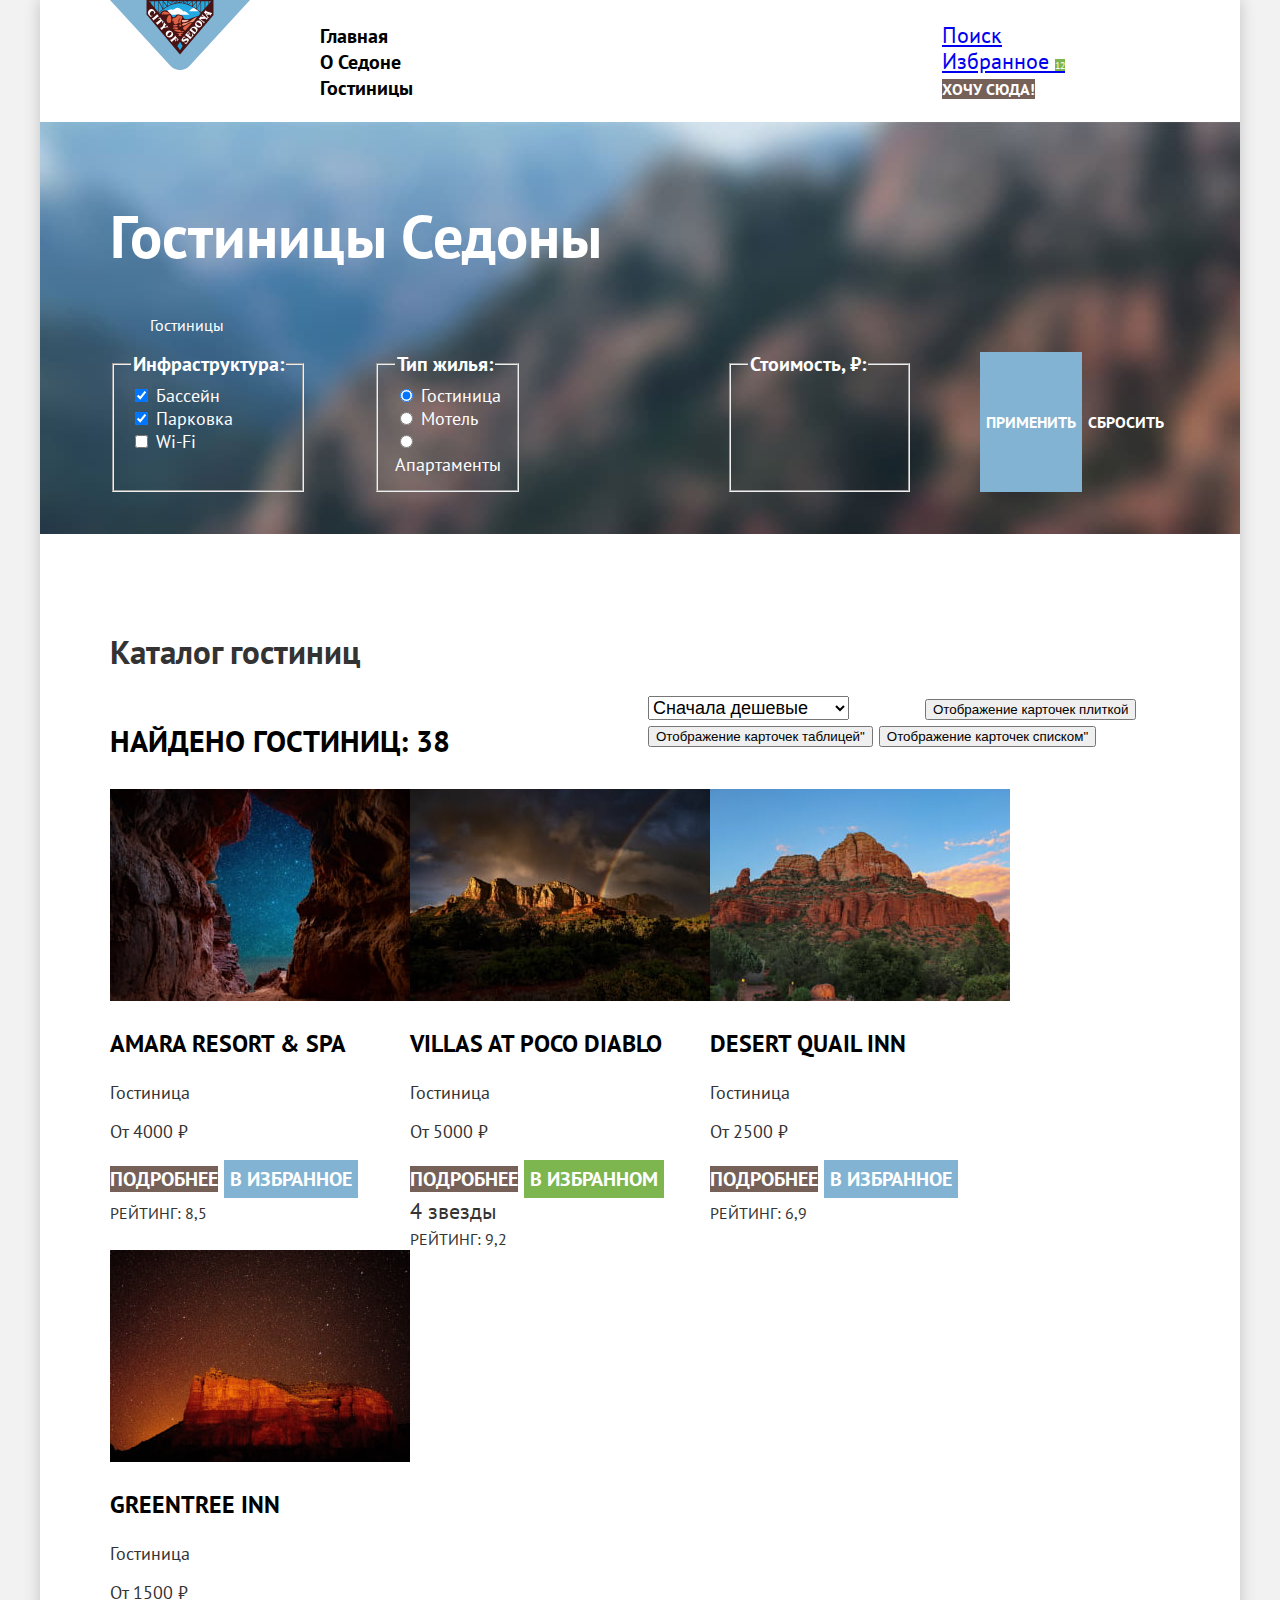
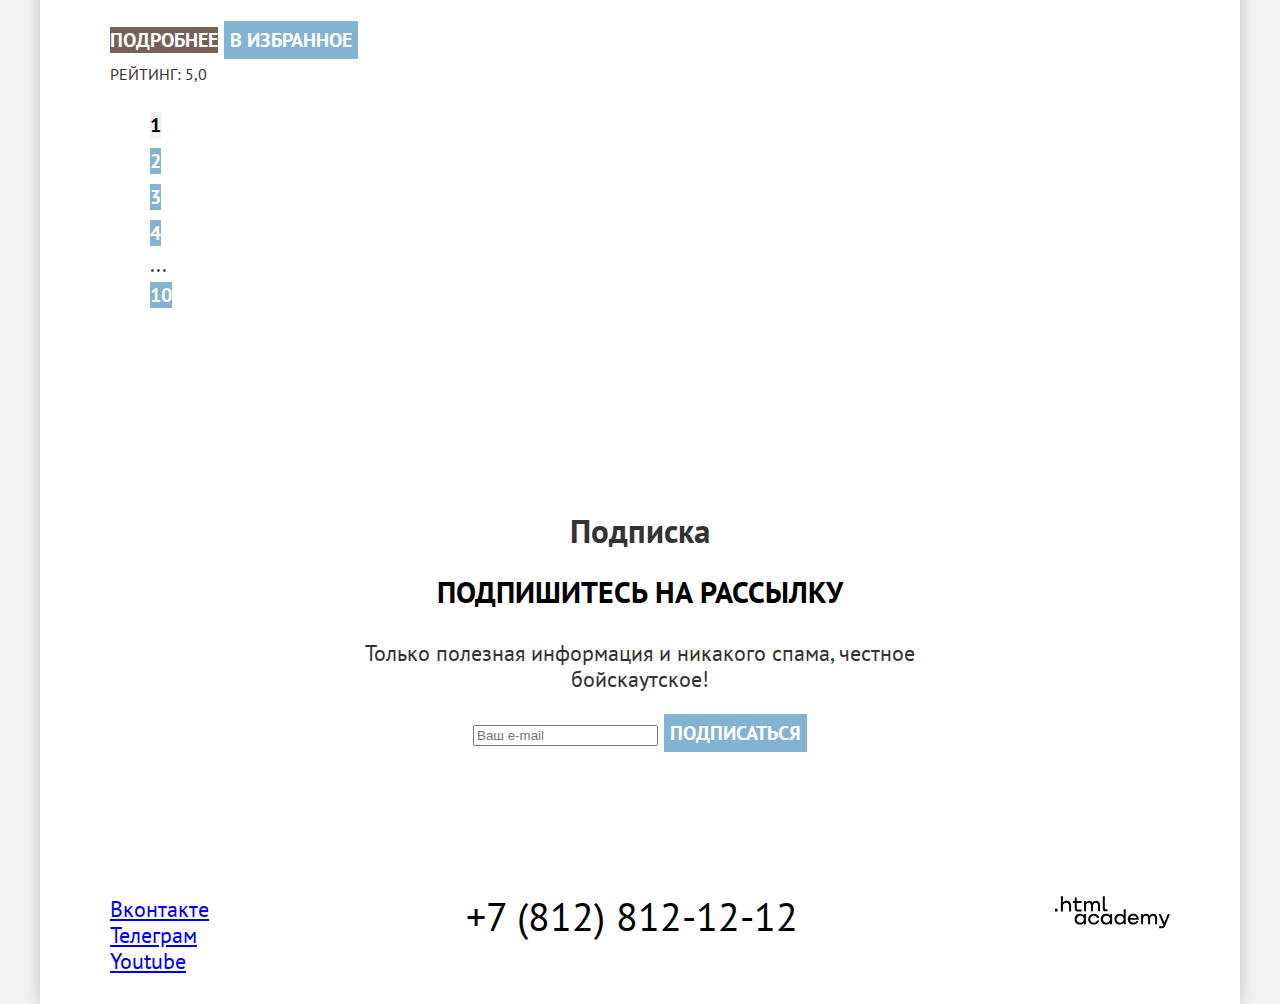
<file: 5/catalog.html>
<!DOCTYPE html>
<html lang="ru">
  <head>
    <meta charset="utf-8">
    <title>HTML Academy: Седона</title>
    <link href="https://fonts.googleapis.com/css2?family=PT+Sans:wght@400;700&display=swap" rel="stylesheet">
    <link rel="stylesheet" href="css/slyles.css">
    <base href="https://htmlacademy-htmlcss.github.io/2362037-sedona-37/5/">
</head>

  <body>
    <div class="page-container">
      <header class="page-header">

        <nav class="navigation">

          <a href="index.html">
            <img class="header-logo" src="images/logo.svg" width="140" height="70" alt="Логотип City of Sedona">
          </a>

          <ul class="main-navigation">
            <li class="main-navigation-item">
              <a class="main-navigation-link" href="index.html">Главная</a>
            </li>
            <li class="main-navigation-item">
              <a class="main-navigation-link" href="#">О Седоне</a>
            </li>
            <li class="main-navigation-item">
              <a class="main-navigation-link main-navigation-link-current" href="catalog.html">Гостиницы</a>
            </li>
          </ul>

          <ul class="navigation-user">
            <li class="navigation-user-item">
              <a class="navigation-user-search" href="#">
                <span class="visually-hidden">Поиск</span>
              </a>
            </li>
            <li class="navigation-user-item">
              <a class="navigation-user-favourites" href="#">
                <span class="visually-hidden">Избранное</span>
                <span class="favourites-number">12</span>
              </a>
            </li>
            <li class="navigation-user-item">
              <a class="button small" href="#">Хочу сюда!</a>
            </li>
          </ul>
        </nav>

      </header>

      <main class="catalog-main">

        <header class="catalog-header">
          <h1 class="catalog-title">Гостиницы Седоны</h1>
          <ul class="breadcrumbs">
            <li class="breadcrumbs-item">
              <a class="breadcrumbs-link home" href="index.html"></a>
            </li>

            <li class="breadcrumbs-item">
              <a class="breadcrumbs-link">Гостиницы</a>
            </li>
          </ul>

          <form class="catalog-filters">

            <fieldset class="catalog-filter-group">
              <legend class="catalog-filter-title">Инфраструктура:</legend>
              <ul class="catalog-filter-list">
                <li class="catalog-filter-item">
                  <label class="controle">
                    <input class="controle-input" type="checkbox" name="sweeming-pools" checked>
                    Бассейн
                  </label>
                </li>

                <li class="catalog-filter-item">
                  <label class="filter">
                    <input class="filter-input" type="checkbox" name="parking" checked>
                    Парковка
                  </label>
                </li>

                <li class="catalog-filter-item">
                  <label class="filter">
                    <input class="filter-input" type="checkbox" name="wi-fi">
                    Wi-Fi
                  </label>
                </li>
              </ul>
            </fieldset>

            <fieldset class="catalog-filter-group">
              <legend class="catalog-filter-title">Тип жилья:</legend>
              <ul class="catalog-filter-list">
                <li class="catalog-filter-item">
                  <label class="filter">
                    <input class="filter-input" type="radio" name="product-group" value="hotel" checked>
                    Гостиница
                  </label>
                </li>

                <li class="catalog-filter-item">
                  <label class="filter">
                    <input class="filter-input" type="radio" name="product-group" value="motel">
                    Мотель
                  </label>
                </li>

                <li class="catalog-filter-item">
                  <label class="filter">
                    <input class="filter-input" type="radio" name="product-group" value="appartments">
                    Апартаменты
                  </label>
                </li>
              </ul>
            </fieldset>

            <fieldset class="catalog-filter-price">
              <legend class="catalog-filter-title">Стоимость, ₽:</legend>
            </fieldset>

            <input class="button blue small" type="submit" value="Применить">
            <button class="button reset">Сбросить</button>

          </form>
        </header>

        <section class="catalog">
          <h2 class="visually-hidden">Каталог гостиниц</h2>

          <div class="sorting">
            <p class="bold">Найдено гостиниц: <span class="hotel-number">38</span></p>

            <div class="card-switch">
              <select class="select-filter" aria-label="Сортировка">
                <option class="select-filter-option">Сначала дешевые</option>
                <option class="select-filter-option">Сначала дорогие</option>
                <option class="select-filter-option">Сначала популярные</option>
              </select>

                <button class="switch-btn active">
                  <span class="visually-hidden">Отображение карточек плиткой</span>
                </button>

                <button class="switch-btn">
                  <span class="visually-hidden">Отображение карточек таблицей"</span>
                </button>

                <button class="switch-btn">
                  <span class="visually-hidden">Отображение карточек списком"</span>
                </button>
            </div>
          </div>
          <!--Карточки-->

          <div class="cards">
            <ul class="card-list">
              <li class="card-list-item">
                <a href="#">
                  <img class="card-img" src="images/catalog/hotel-1.jpg" width="300" height="212" alt="Вид на каньон">
                </a>
                <a class="title-link" href="#">
                  <h3 class="title">Amara Resort & Spa</h3>
                </a>
                <div class="card-inner">
                  <p>Гостиница</p>
                  <p>От 4000 ₽</p>

                  <a class="button" href="#">Подробнее</a>
                  <button class="button blue">В избранное</button>
                  <button class="button active hidden">В избранном</button>

                  <div class="stars">
                    <span class="star"></span>
                    <span class="star"></span>
                    <span class="star"></span>
                    <span class="star"></span>
                  </div>

                  <span class="rating">Рейтинг: 8,5</span>
                </div>
              </li>

              <li class="card-list-item">
                <a href="#">
                  <img class="card-img" src="images/catalog/hotel-2.jpg" width="300" height="212" alt="Вид на каньон">
                </a>
                <a class="title-link" href="">
                  <h3 class="title">Villas at Poco Diablo</h3>
                </a>
                <div class="card-inner">
                  <p>Гостиница</p>
                  <p>От 5000 ₽</p>

                  <a class="button" href="#">Подробнее</a>
                  <button class="button blue hidden">В избранное</button>
                  <button class="button active">В избранном</button>

                  <div class="stars">
                    <span class="visually-hidden">4 звезды</span>
                    <span class="star"></span>
                    <span class="star"></span>
                    <span class="star"></span>
                    <span class="star"></span>
                  </div>

                  <span class="rating">Рейтинг: 9,2</span>
                </div>
              </li>

              <li class="card-list-item">
                <a href="#">
                  <img class="card-img" src="images/catalog/hotel-3.jpg" width="300" height="212" alt="Вид на каньон">
                </a>
                <a class="title-link" href="">
                  <h3 class="title">Desert Quail Inn</h3>
                </a>
                <div class="card-inner">
                  <p>Гостиница</p>
                  <p>От 2500 ₽</p>

                  <a class="button" href="#">Подробнее</a>
                  <button class="button blue">В избранное</button>
                  <button class="button active hidden">В избранном</button>

                  <div class="stars">
                    <span class="star"></span>
                    <span class="star"></span>
                    <span class="star"></span>
                  </div>

                  <span class="rating">Рейтинг: 6,9</span>
                </div>
              </li>

              <li class="card-list-item">
                <a href="#">
                  <img class="card-img" src="images/catalog/hotel-4.jpg" width="300" height="212" alt="Вид на каньон">
                </a>
                <a class="title-link" href="#">
                  <h3 class="title">GreenTree Inn</h3>
                </a>
                <div class="card-inner">
                  <p>Гостиница</p>
                  <p>От 1500 ₽</p>

                  <a class="button" href="#">Подробнее</a>
                  <button class="button blue">В избранное</button>
                  <button class="button active hidden">В избранном</button>

                  <div class="stars">
                    <span class="star"></span>
                    <span class="star"></span>
                  </div>

                  <span class="rating">Рейтинг: 5,0</span>
                </div>
              </li>
            </ul>
          </div>

          <!--Пагинация-->

          <ul class="pagination">

            <li class="pagination-item">
              <a class="pagination-link active">1</a>
            </li>

            <li class="pagination-item">
              <a class="pagination-link" href="#">2</a>
            </li>

            <li class="pagination-item">
              <a class="pagination-link" href="#">3</a>
            </li>

            <li class="pagination-item">
              <a class="pagination-link" href="#">4</a>
            </li>

            <li>
              <a>...</a>
            </li>

            <li class="pagination-item">
              <a class="pagination-link" href="#">10</a>
            </li>

          </ul>

        </section>

        <section class="catalog-subscribe">
          <h2 class="visually-hidden">Подписка</h2>
          <p class="bold">Подпишитесь на рассылку</p>
          <p>Только полезная информация и никакого спама, честное бойскаутское!</p>

          <form class="subscribe-form" action="https://echo.htmlacademy.ru/" method="post">
            <input type="email" name="email" placeholder="Ваш e-mail">
            <input class="button blue" type="button" value="Подписаться">
          </form>

        </section>
      </main>

      <footer class="page-footer">

        <ul class="socials-list">
          <li class="socials-list-item">
            <a class="vk" href="https://vk.com/htmlacademy">
              <span class="visually-hidden">Вконтакте</span>
            </a>
          </li>
          <li class="socials-list-item">
            <a class="telegram" href="https://t.me/htmlacademy">
              <span class="visually-hidden">Телеграм</span>
            </a>
          </li>
          <li class="socials-list-item">
            <a class="youtube" href="https://www.youtube.com/user/htmlacademyru">
              <span class="visually-hidden">Youtube</span>
            </a>
          </li>
        </ul>

          <address>
            <a class="phone" href="+78128121212">+7 (812) 812-12-12</a>
          </address>

          <a class="footer-logo" href="https://htmlacademy.ru">
            <img src="images/html-academy-logo.svg" width="115" height="33" alt="Логотип html academy">
          </a>

      </footer>
  </div>

  </body>
</html>
</file>
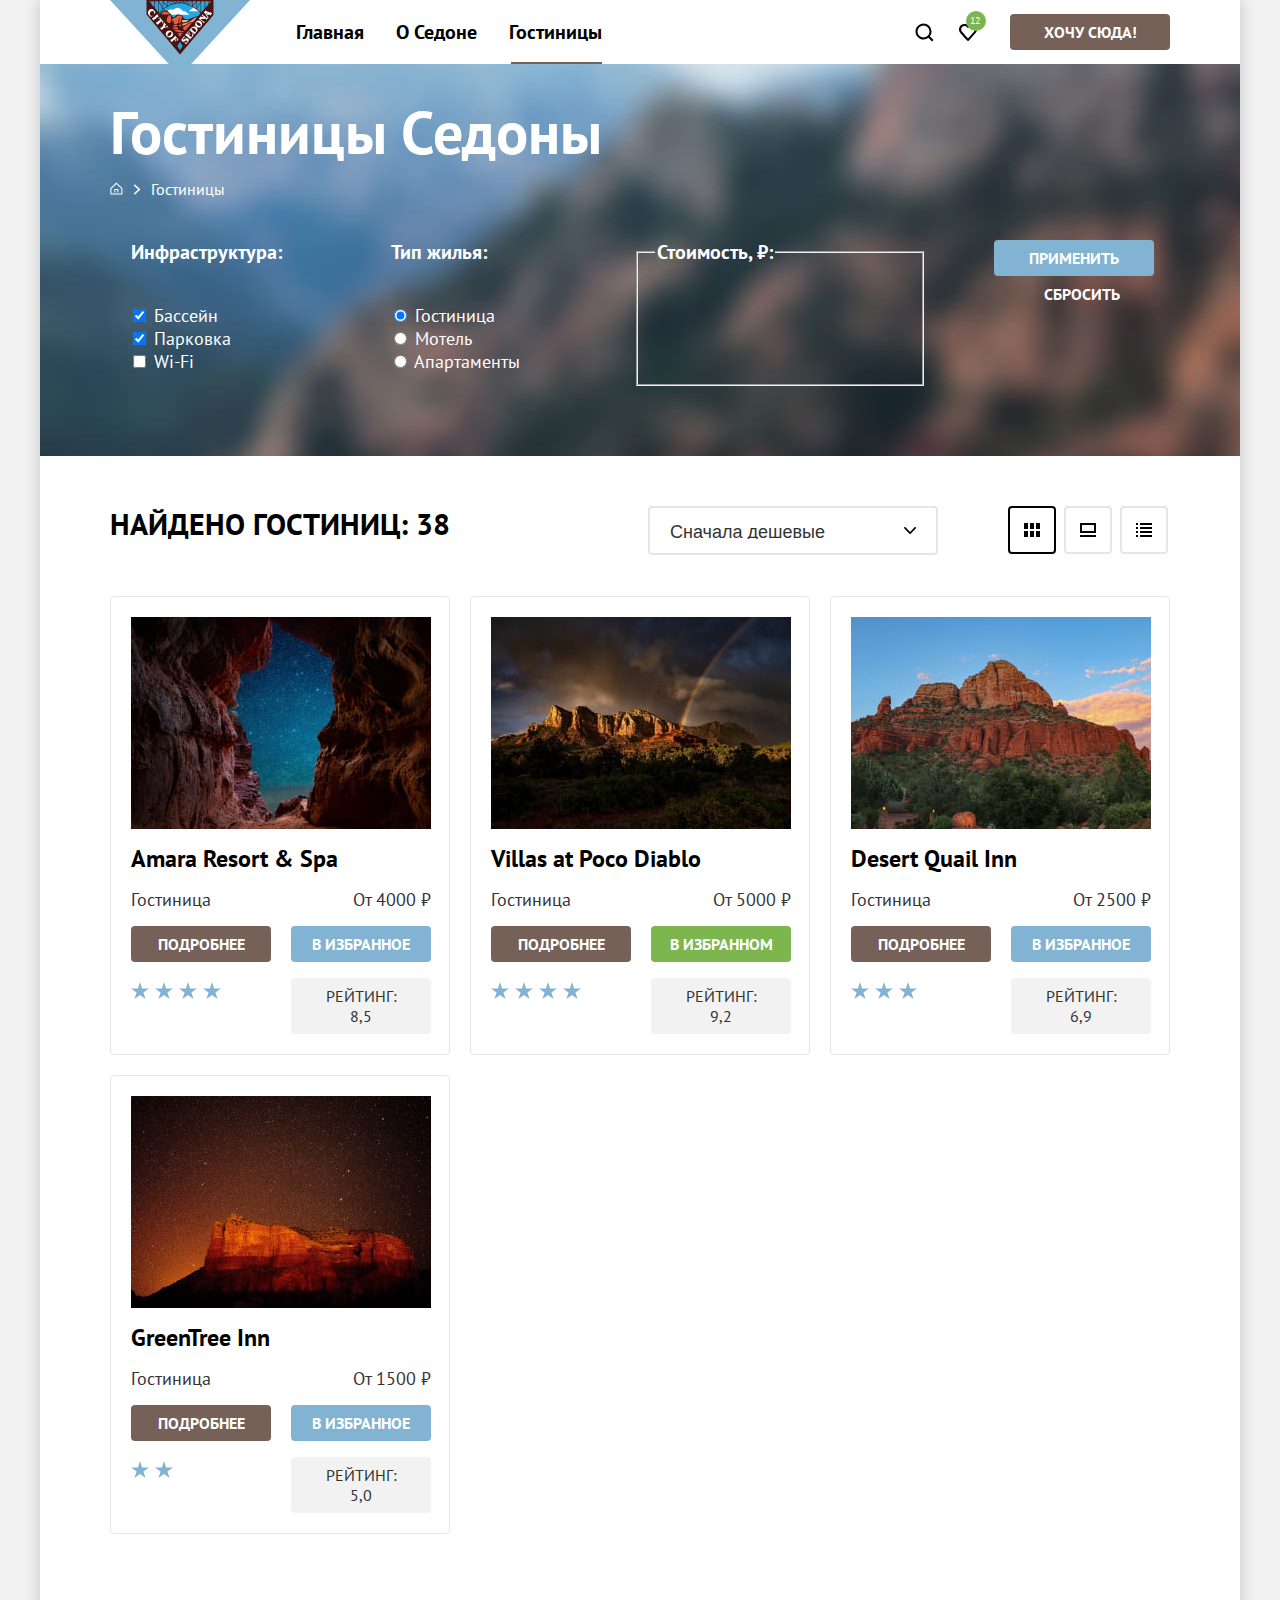
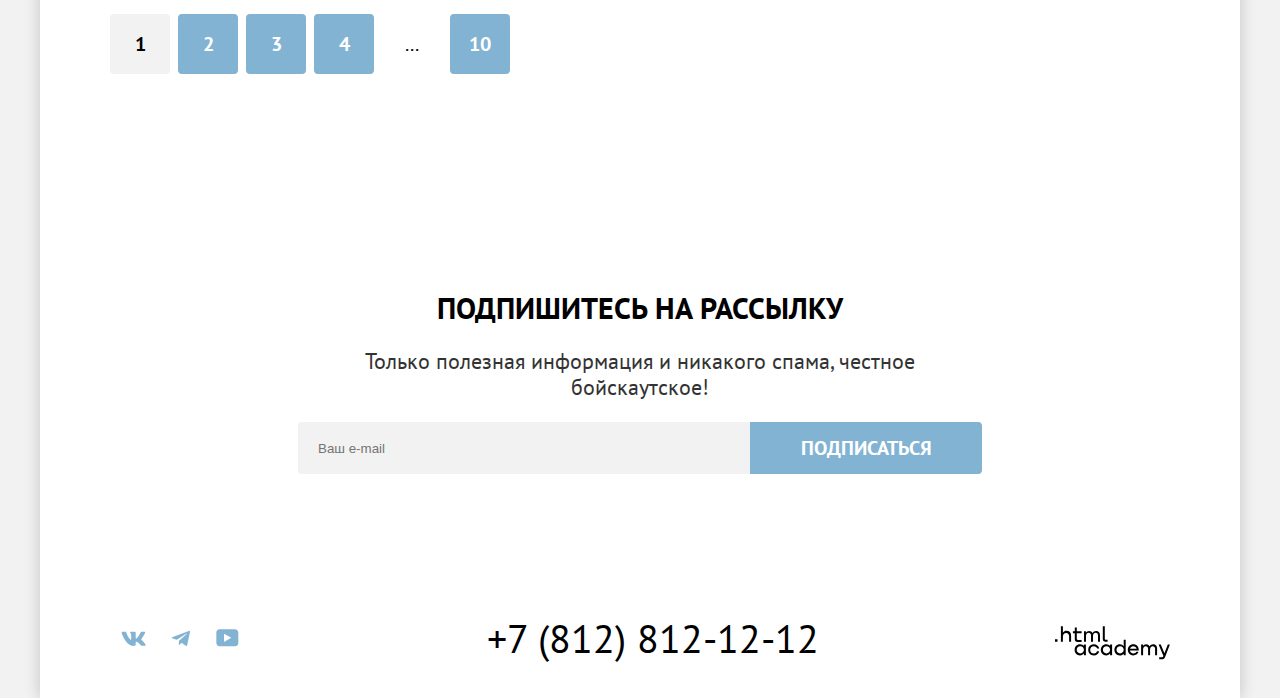
<file: 8/catalog.html>
<!DOCTYPE html>
<html lang="ru">
  <head>
    <meta charset="utf-8">
    <title>HTML Academy: Седона</title>
    <link href="https://fonts.googleapis.com/css2?family=PT+Sans:wght@400;700&display=swap" rel="stylesheet">
    <link rel="stylesheet" href="css/slyles.css">
    <base href="https://htmlacademy-htmlcss.github.io/2362037-sedona-37/8/">
</head>

  <body>
    <div class="page-container">
      <header class="page-header">

        <nav class="navigation">

          <div class="logo-container">
            <a href="index.html" class="header-logo-link">
              <img class="header-logo" src="images/logo.svg" width="140" height="70" alt="Логотип City of Sedona">
            </a>
          </div>

          <ul class="main-navigation">
            <li class="main-navigation-item">
              <a class="main-navigation-link" href="index.html">Главная</a>
            </li>
            <li class="main-navigation-item">
              <a class="main-navigation-link" href="#">О Седоне</a>
            </li>
            <li class="main-navigation-item">
              <a class="main-navigation-link current-link" href="catalog.html">Гостиницы</a>
            </li>
          </ul>

          <ul class="navigation-user">
            <li class="navigation-user-item">
              <a class="navigation-user-link" href="#">
                <span class="visually-hidden">Поиск</span>
              </a>
            </li>
            <li class="navigation-user-item">
              <a class="navigation-user-link" href="#">
                <span class="visually-hidden">Избранное</span>
                <span class="favourites-number">12</span>
              </a>
            </li>
            <li class="navigation-user-item want-button">
              <a class="button small" href="#"><span>Хочу сюда!</span></a>
            </li>
          </ul>
        </nav>

      </header>

      <main class="catalog-main">

        <header class="catalog-header">
          <h1 class="catalog-title">Гостиницы Седоны</h1>
          <ul class="breadcrumbs">
            <li class="breadcrumbs-item">
              <a class="breadcrumbs-link home" href="index.html"></a>
            </li>

            <li class="breadcrumbs-item">
              <a class="breadcrumbs-link">Гостиницы</a>
            </li>

          </ul>

          <form class="catalog-filters">

            <fieldset class="catalog-filter-group">
              <legend class="catalog-filter-title">Инфраструктура:</legend>
              <ul class="catalog-filter-list">
                <li class="catalog-filter-item">
                  <label class="controle">
                    <input class="controle-input" type="checkbox" name="sweeming-pools" checked>
                    Бассейн
                  </label>
                </li>

                <li class="catalog-filter-item">
                  <label class="filter">
                    <input class="filter-input" type="checkbox" name="parking" checked>
                    Парковка
                  </label>
                </li>

                <li class="catalog-filter-item">
                  <label class="filter">
                    <input class="filter-input" type="checkbox" name="wi-fi">
                    Wi-Fi
                  </label>
                </li>
              </ul>
            </fieldset>

            <fieldset class="catalog-filter-group">
              <legend class="catalog-filter-title">Тип жилья:</legend>
              <ul class="catalog-filter-list">
                <li class="catalog-filter-item">
                  <label class="filter">
                    <input class="filter-input" type="radio" name="product-group" value="hotel" checked>
                    Гостиница
                  </label>
                </li>

                <li class="catalog-filter-item">
                  <label class="filter">
                    <input class="filter-input" type="radio" name="product-group" value="motel">
                    Мотель
                  </label>
                </li>

                <li class="catalog-filter-item">
                  <label class="filter">
                    <input class="filter-input" type="radio" name="product-group" value="appartments">
                    Апартаменты
                  </label>
                </li>
              </ul>
            </fieldset>

            <fieldset class="catalog-filter-price">
              <legend class="catalog-filter-title">Стоимость, ₽:</legend>
            </fieldset>

            <div class="catalog-filter-buttons">
              <input class="button blue small" type="submit" value="Применить">
              <button class="button reset"><span>Сбросить</span></button>
            </div>

          </form>
        </header>

        <section class="catalog">
          <h2 class="visually-hidden">Каталог гостиниц</h2>

          <div class="sorting">
            <p class="bold">Найдено гостиниц: <span class="hotel-number">38</span></p>

            <div class="card-switch">
              <select name="select" id="select-filter" aria-label="Сортировка">
                <option class="select-filter-option">Сначала дешевые</option>
                <option class="select-filter-option">Сначала дорогие</option>
                <option class="select-filter-option">Сначала популярные</option>
              </select>

              <ul class="switch-button-list">
                <li class="switch-button-item">
                  <button class="switch-button active">
                    <span class="visually-hidden">Отображение карточек плиткой</span>
                  </button>
                </li>

                <li class="switch-button-item">
                  <button class="switch-button">
                    <span class="visually-hidden">Отображение карточек таблицей"</span>
                  </button>
                </li>

                <li class="switch-button-item">
                  <button class="switch-button">
                    <span class="visually-hidden">Отображение карточек списком"</span>
                  </button>
                </li>
              </ul>

            </div>

          </div>
          <!--Карточки-->

          <div class="cards">
            <ul class="card-list">
              <li class="card">
                <a href="#">
                  <img class="card-img" src="images/catalog/hotel-1.jpg" width="300" height="212" alt="Вид на каньон">
                </a>

                <a class="card-title-link" href="#">
                  <h3 class="card-title">Amara Resort & Spa</h3>
                </a>

                  <p class="card-price">Гостиница</p>
                  <p class="card-price right">От 4000 ₽</p>

                  <a class="button card-buttton" href="#"><span>Подробнее</span></a>
                  <button class="button blue card-buttton"><span>В избранное</span></button>
                  <button class="button active card-buttton hidden"><span>В избранном</span></button>

                  <div class="stars">
                    <span class="star"></span>
                    <span class="star"></span>
                    <span class="star"></span>
                    <span class="star"></span>
                  </div>

                  <span class="rating">Рейтинг: 8,5</span>
              </li>

              <li class="card">
                <a href="#">
                  <img class="card-img" src="images/catalog/hotel-2.jpg" width="300" height="212" alt="Вид на каньон">
                </a>
                <a class="card-title-link" href="">
                  <h3 class="card-title">Villas at Poco Diablo</h3>
                </a>

                  <p class="card-price">Гостиница</p>
                  <p class="card-price right">От 5000 ₽</p>

                  <a class="button card-buttton" href="#"><span>Подробнее</span></a>
                  <button class="button blue card-buttton hidden"><span>В избранное</span></button>
                  <button class="button active card-buttton active"><span>В избранном</span></button>

                  <div class="stars">
                    <span class="star"></span>
                    <span class="star"></span>
                    <span class="star"></span>
                    <span class="star"></span>
                  </div>

                  <span class="rating">Рейтинг: 9,2</span>
              </li>

              <li class="card">
                <a href="#">
                  <img class="card-img" src="images/catalog/hotel-3.jpg" width="300" height="212" alt="Вид на каньон">
                </a>
                <a class="card-title-link" href="">
                  <h3 class="card-title">Desert Quail Inn</h3>
                </a>

                  <p class="card-price">Гостиница</p>
                  <p class="card-price right">От 2500 ₽</p>

                  <a class="button card-buttton" href="#"><span>Подробнее</span></a>
                  <button class="button blue card-buttton"><span>В избранное</span></button>
                  <button class="button active card-buttton hidden"><span>В избранном</span></button>

                  <div class="stars">
                    <span class="star"></span>
                    <span class="star"></span>
                    <span class="star"></span>
                  </div>

                  <span class="rating">Рейтинг: 6,9</span>
              </li>

              <li class="card">
                <a href="#">
                  <img class="card-img" src="images/catalog/hotel-4.jpg" width="300" height="212" alt="Вид на каньон">
                </a>
                <a class="card-title-link" href="#">
                  <h3 class="card-title">GreenTree Inn</h3>
                </a>

                  <p class="card-price">Гостиница</p>
                  <p class="card-price right">От 1500 ₽</p>

                  <a class="button card-buttton" href="#"><span>Подробнее</span></a>
                  <button class="button blue card-buttton"><span>В избранное</span></button>
                  <button class="button active card-buttton hidden"><span>В избранном</span></button>

                  <div class="stars">
                    <span class="star"></span>
                    <span class="star"></span>
                  </div>

                  <span class="rating">Рейтинг: 5,0</span>
              </li>
            </ul>
          </div>

          <!--Пагинация-->

          <ul class="pagination">

            <li class="pagination-item">
              <a class="pagination-link active">1</a>
            </li>

            <li class="pagination-item">
              <a class="pagination-link" href="#">2</a>
            </li>

            <li class="pagination-item">
              <a class="pagination-link" href="#">3</a>
            </li>

            <li class="pagination-item">
              <a class="pagination-link" href="#">4</a>
            </li>

            <li class="pagination-item">
              <a class="pagination-link dots">...</a>
            </li>

            <li class="pagination-item">
              <a class="pagination-link" href="#">10</a>
            </li>

          </ul>

        </section>

        <section class="catalog-subscribe">
          <h2 class="visually-hidden">Подписка</h2>
          <p class="bold">Подпишитесь на рассылку</p>
          <p>Только полезная информация и никакого спама, честное бойскаутское!</p>

          <form class="subscribe-form" action="https://echo.htmlacademy.ru/" method="post">
            <input class="catalog-email-input" type="email" name="email" placeholder="Ваш e-mail">
            <input class="button blue subscribe-button" type="button" value="Подписаться">
          </form>

        </section>
      </main>

      <footer class="page-footer">

        <ul class="socials-list">
          <li class="socials-list-item">
            <a class="socials-list-link" href="https://vk.com/htmlacademy">
              <span class="visually-hidden">Вконтакте</span>
              <svg class="social-icon" xmlns="http://www.w3.org/2000/svg" width="25" height="15"><path fill-rule="evenodd" d="M24.12 1.8c.16-.54 0-.94-.8-.94H20.7c-.67 0-.98.34-1.15.73 0 0-1.33 3.2-3.22 5.27-.61.6-.9.8-1.23.8-.16 0-.41-.2-.41-.75v-5.1c0-.66-.19-.95-.74-.95H9.82c-.42 0-.67.3-.67.59 0 .62.95.76 1.04 2.51v3.8c0 .83-.15.98-.48.98-.9 0-3.06-3.2-4.34-6.88-.25-.72-.5-1-1.18-1H1.57c-.75 0-.9.34-.9.73 0 .68.89 4.07 4.14 8.55 2.17 3.06 5.23 4.72 8 4.72 1.68 0 1.88-.37 1.88-1v-2.32c0-.74.16-.88.7-.88.38 0 1.05.19 2.6 1.66 1.79 1.75 2.08 2.54 3.08 2.54h2.63c.75 0 1.12-.37.9-1.1-.23-.72-1.08-1.77-2.2-3.02-.62-.71-1.54-1.48-1.82-1.86-.39-.5-.28-.71 0-1.15 0 0 3.2-4.42 3.54-5.93Z" clip-rule="evenodd"/></svg>
            </a>
          </li>
          <li class="socials-list-item">
            <a class="socials-list-link" href="https://t.me/htmlacademy">
              <span class="visually-hidden">Телеграм</span>
              <svg class="social-icon" xmlns="http://www.w3.org/2000/svg" width="18" height="17">
                <path d="M16.79.96.84 7.1c-1.09.44-1.08 1.05-.2 1.32l4.1 1.28 9.47-5.98c.44-.27.85-.13.52.17l-7.68 6.93-.28 4.22c.41 0 .6-.2.83-.41l1.99-1.94 4.13 3.06c.77.42 1.31.2 1.5-.71l2.72-12.8c.28-1.1-.43-1.61-1.16-1.28Z"/>
              </svg>
            </a>
          </li>
          <li class="socials-list-item">
            <a class="socials-list-link" href="https://www.youtube.com/user/htmlacademyru">
              <span class="visually-hidden">Youtube</span>
              <svg class="social-icon" xmlns="http://www.w3.org/2000/svg" width="23" height="18">
                <path d="M18.94.36H3.51C1.65.36.33 1.95.33 3.76v10.09c0 1.91 1.32 3.5 3.18 3.5h15.65c1.64 0 3.17-1.59 3.17-3.4V3.76c-.22-1.8-1.53-3.4-3.39-3.4ZM7.99 12.89V4.82l7.34 4.04-7.34 4.03Z"/>
              </svg>
            </a>
          </li>
        </ul>

          <address>
            <a href="tel:+78128121212">+7 (812) 812-12-12</a>
          </address>

          <a class="footer-logo" href="https://htmlacademy.ru">
            <svg class="footer-logo-icon" alt="Логотип html academy" xmlns="http://www.w3.org/2000/svg" width="115" height="34">
              <path d="M0 13.26v2.6h2.5v-2.6H0ZM11.6 4.86c-1.6 0-2.8.7-3.6 1.7h-.1V.36h-2v15.5h2v-5.3c0-2.1 1.3-3.6 3.3-3.6 1.8 0 2.9 1.4 2.9 3.2v5.7h2v-6.1c.1-3-1.8-4.9-4.5-4.9ZM26.6 5.16h-4.8v-3.7h-2v3.8h-1.9v2h1.9v6c0 1.7 1 2.7 2.7 2.7h4.1v-2h-3.7c-.7 0-1.1-.4-1.1-1.1v-5.7h4.8v-2ZM41.1 4.96c-1.6 0-2.9.8-3.5 2.1h-.1c-.6-1.2-1.8-2.1-3.4-2.1-1.4 0-2.5.8-3.1 1.8h-.1v-1.6H29v10.6h2v-5.4c0-2 1-3.5 2.6-3.5 1.5 0 2.4 1 2.4 2.6v6.3h2v-5.6c0-2.4 1.4-3.3 2.6-3.3 1.5 0 2.4 1 2.4 2.6v6.3h2v-6.5c.1-2.5-1.4-4.3-3.9-4.3ZM47.8 13.06c0 1.7 1 2.7 2.8 2.7h2v-2h-1.7c-.7 0-1.1-.4-1.1-1.1V.36h-2v12.7ZM28.9 20.06c-.9-1.1-2.2-1.8-3.9-1.8-3.1 0-5.4 2.3-5.4 5.6s2.3 5.6 5.4 5.6c1.8 0 3-.8 3.8-1.9h.1v1.6h2v-10.6h-2v1.5Zm-3.6 7.4c-2.2 0-3.6-1.6-3.6-3.6s1.4-3.6 3.6-3.6 3.6 1.6 3.6 3.6c0 1.9-1.4 3.6-3.6 3.6ZM44.2 22.36c-.5-2.4-2.6-4.1-5.4-4.1a5.4 5.4 0 0 0-5.6 5.6c0 3.1 2.2 5.6 5.6 5.6 2.8 0 4.9-1.8 5.4-4.2h-2.1a3.4 3.4 0 0 1-3.3 2.3c-2.2 0-3.6-1.6-3.6-3.6s1.4-3.6 3.6-3.6c1.6 0 2.8 1 3.3 2.2h2.1v-.2ZM55.1 20.06c-.9-1.1-2.2-1.8-3.9-1.8-3.1 0-5.4 2.3-5.4 5.6s2.3 5.6 5.4 5.6c1.8 0 3-.8 3.8-1.9h.1v1.6h2v-10.6h-2v1.5Zm-3.6 7.4c-2.2 0-3.6-1.6-3.6-3.6s1.4-3.6 3.6-3.6 3.6 1.6 3.6 3.6c0 1.9-1.5 3.6-3.6 3.6ZM68.7 20.16c-.9-1.1-2.2-1.9-3.9-1.9-3.1 0-5.4 2.3-5.4 5.6s2.2 5.6 5.4 5.6c1.7 0 3-.8 3.8-1.8h.1v1.5h2v-15.4h-2v6.4Zm-3.6 7.3c-2.2 0-3.6-1.6-3.6-3.6s1.4-3.6 3.6-3.6 3.6 1.6 3.6 3.6c-.1 2-1.5 3.6-3.6 3.6ZM78.3 18.26c-3.3 0-5.5 2.5-5.5 5.6 0 3 2.1 5.6 5.5 5.6 2.5 0 4.5-1.3 5.2-3.6h-2.1c-.5 1-1.6 1.6-3 1.6-1.9 0-3.3-1.3-3.4-2.9h8.8c.2-3.6-2-6.3-5.5-6.3Zm0 1.9c1.7 0 3 1 3.3 2.6h-6.5c.3-1.5 1.5-2.6 3.2-2.6ZM98.2 18.26c-1.6 0-2.9.8-3.6 2h-.1c-.6-1.2-1.8-2-3.4-2-1.4 0-2.5.7-3.1 1.8v-1.5h-1.9v10.6h2v-5.4c0-2 1-3.4 2.6-3.5 1.5 0 2.4 1 2.4 2.6v6.3h2v-5.6c0-2.4 1.4-3.3 2.6-3.3 1.5 0 2.4 1 2.4 2.6v6.3h2v-6.5c.1-2.6-1.4-4.4-3.9-4.4ZM109.4 27.36l-3.6-8.9h-2.2l4.8 11.6c-.3.9-.7 1.2-1.7 1.2h-2.5v2h2.5c1.8 0 2.8-.8 3.5-2.6l4.7-12.2h-2.1l-3.4 8.9Z"/>
            </svg>
          </a>

      </footer>
  </div>

  </body>
</html>
</file>
<file: css/slyles.css>
@font-face {
  font-family: "PT Sans";
  font-style: normal;
  font-weight: 400;
  src: url("../fonts/ptsans-400.woff2") format("woff2");
  font-display: swap;
}

@font-face {
  font-family: "PT Sans";
  font-style: normal;
  font-weight: 700;
  src: url("../fonts/ptsans-700.woff2") format("woff2");
  font-display: swap;
}

html {
  height: 100%;
}

.visually-hidden {
  position: absolute;
  width: 1px;
  height: 1px;
  margin: -1px;
  border: 0;
  padding: 0;
  white-space: nowrap;
  -webkit-clip-path: inset(100%);
          clip-path: inset(100%);
  clip: rect(0 0 0 0);
  overflow: hidden;
}

*,
*::before,
*::after {
  box-sizing: border-box;
}

body {
  margin: 0;
  height: 100%;
  background-color: #f2f2f2;
  color: #333333;
  font-family: "PT Sans", sans-serif;
  font-size: 22px;
  line-height: 26px;
}

.page-container {
  min-height: 100%;
  width: 1200px;
  margin: 0 auto;
  display: flex;
  flex-direction: column;
  box-shadow: 0 0 15px rgba(0, 0, 0, 0.2);
}

.button {
  display: block;
  padding: 8px;
  background-color: #756157;
  color: #ffffff;
  font-family: inherit;
  font-weight: 700;
  font-size: 20px;
  line-height: 36px;
  text-transform: uppercase;
  text-decoration: none;
  text-align: center;
  border: none;
  border-radius: 4px;
  cursor: pointer;
}

.button:hover,
.button:focus {
  background-color: #615048;
}

.button:active span {
  opacity: 0.3;
}

.button.blue {
  background-color: #82b3d3;
}

.button.blue:hover,
.button.blue:focus {
  background-color: #68a2ca;
}

.button.active {
  background-color: #7db54f;
}

.button.active:hover,
.button.active:focus {
  background-color: #6c9e42;
}

.button.small {
  width: 160px;
  font-size: 16px;
  line-height: 20px;
}

.button.reset {
  font-size: 16px;
  line-height: 20px;
  background-color: transparent;
}

.button.reset:hover {
  opacity: 0.6;
}

.button.card-buttton {
  width: 140px;
  font-size: 16px;
  line-height: 20px;
}

.button[disabled] {
  background-color: #e5e5e5;
}

.button.reset[disabled] {
  background-color: transparent;
  opacity: 0.1;
}

.page-header {
  padding-left: 70px;
  padding-right: 70px;
  background-color: #ffffff;
  z-index: 1;
}

.logo-container {
  height: 64px;
}

.header-logo-link {
  margin-right: 30px;
  display: block;
}

.header-logo {
  display: block;
}

.navigation {
  display: flex;
  margin: 0 auto;
}

.main-navigation {
  margin: 0;
  padding: 0;
  display: flex;
  flex-wrap: wrap;
  width: 607px;
  margin-right: auto;
  list-style: none;
}

.main-navigation-link {
  display: block;
  position: relative;
  padding: 20px 16px;
  color: #000000;
  font-weight: 700;
  font-size: 20px;
  line-height: 24px;
  text-decoration: none;
}

.main-navigation-link:hover {
  color: #756157;
}

.current-link::after {
  content: "";
  display: block;
  position: absolute;
  right: 16px;
  left: 16px;
  bottom: 0;
  height: 2px;
  background-color: #756257;
}

.navigation-user {
  margin: 0;
  padding: 0;
  display: flex;
  flex-wrap: wrap;
  width: 268px;
  list-style: none;
}

.navigation-user-link {
  position: relative;
  min-width: 44px;
  min-height: 64px;
  text-decoration: none;
  display: flex;
  justify-content: center;
  align-items: center;
}

.navigation-user-icon {
  fill: #000000;
}

.navigation-user-link:hover .navigation-user-icon,
.navigation-user-link:focus .navigation-user-icon{
  fill: #756257;
}

.favourites-number {
  display: inline-block;
  position: absolute;
  top: 11px;
  right: 4px;
  padding: 5px 5px 5px 4px;
  min-width: 20px;
  min-height: 20px;
  color: #ffffff;
  font-size: 10px;
  line-height: 10px;
  background: #7DB54F;
  border-radius: 50px;
}

.navigation-user-item.want-button {
  margin-top: 14px;
  margin-left: auto;
}

.page-main {
  flex-grow: 1;
  background-color: #ffffff;
  text-align: center;
}

.bold {
  margin: 0;
  color: #000000;
  font-weight: 700;
  font-size: 30px;
  line-height: 36px;
  text-transform: uppercase;
}

.hero {
  padding-top: 51px;
  padding-bottom: 82px;
  height: 485px;
  background: url("../images/hero-background-bottom.svg") bottom center no-repeat,
              url("../images/hero-background.jpg") top center no-repeat,
              #756157;
}

.offer {
  min-height: 260px;
  margin-bottom: 21px;
  padding: 70px 270px;
}

.offer p {
  margin: 0;
}

.offer .bold {
  margin-bottom: 25px;
}

.advantages-list {
  margin: 0;
  padding: 0;
  display: flex;
  flex-wrap: wrap;
  list-style: none;
}

.advantages-wrapper {
  display: flex;
  flex-direction: column;
  justify-content: center;
  align-items: center;
  padding: 103px 84px;
  font-size: 18px;
  line-height: 21px;
  width: 400px;
  min-height: 385px;
}

.advantages-wrapper img {
  object-fit: cover;
}

.advantages-list-item.big {
  display: flex;
  width: 100%;
}

.advantages-list li:nth-child(2n) {
  background-color: rgba(131, 179, 211, 0.12);
}

.advantages-list li:first-child,
.advantages-list li:last-child {
  color: #ffffff;
  background-color: #82b3d3;
}

.big .title,
.big .title {
  color: #ffffff;
}

.advantages-list li:nth-child(3) {
  background-color: rgba(131, 179, 211, 0.20);
}

.title {
  margin: 0;
  width: 175px;
  color: #000000;
  font-weight: 700;
  font-size: 24px;
  line-height: 28px;
  text-transform: uppercase;
}

.title::after {
  margin: 30px auto;
  display: block;
  content: "";
  width: 60px;
  height: 2px;
  background-color: rgba(0, 0, 0, 0.30);
}

.big .title::after,
.big .title::after {
  background-color: rgba(255, 255, 255, 0.30);
}

.advantages-list-item p {
  margin: 0;
}

.advantages-text {
  min-height: 246px;
  padding: 64px 340px;
}

.advantages-text .bold {
  margin-bottom: 20px;
}

.advantages-text p {
  margin: 0;
}

.advantages-icons-list {
  display: flex;
  flex-wrap: wrap;
  margin: 0;
  padding: 0;
  list-style: none;
  font-size: 18px;
  line-height: 21px;
}

.advantages-icons-item {
  display: flex;
  flex-direction: column;
  align-items: center;
  width: 400px;
  padding: 183px 85px 81px;
}

.advantages-icons-title {
  margin-top: 0;
  margin-bottom: 30px;
  width: 175px;
  color: #000000;
  font-weight: 700;
  font-size: 24px;
  line-height: 28px;
  text-transform: uppercase;
}

.advantages-icons-item p {
  margin: 0;
}

.advantages-icons li:first-child {
  background: url("../images/house-icon.svg") 50% 80px no-repeat;
}

.advantages-icons li:nth-child(2) {
  background: url("../images/food-icon.svg") 50% 80px no-repeat;
}

.advantages-icons li:last-child {
  background: url("../images/gift-icon.svg") 50% 80px no-repeat;
}

.advantages-icons li:nth-child(2n+1) {
  background-color: #83b3d31f;
}

.hotel-search {
  min-height: 406px;
  padding: 96px 304px;
}

.hotel-search .bold {
  margin-bottom: 20px;
}

.hotel-search p {
  margin: 0;
  margin-bottom: 54px;
}

.hotel-search .button {
  width: 376px;
  margin: auto;
}

.subscribe {
  min-height: 415px;
  padding: 96px 258px 104px;
  color: #ffffff;
  background: #756157 url("../images/subscribe-background.jpg") top left no-repeat;
  background-size: cover;
}

.subscribe .bold {
  color: #ffffff;
  margin-bottom: 20px;
}

.subscribe p {
  margin: 0;
  margin-bottom: 54px;
}

.subscribe-form {
  display: grid;
  grid-template-columns: 452px auto;
}

.subscribe-button {
  border-top-left-radius: 0;
  border-bottom-left-radius: 0;
}

.email-input::placeholder,
.catalog-email-input::placeholder {
  font-size: 18px;
  line-height: 24px;
  opacity: 0.6;
}

.email-input {
  padding: 12px 20px;
  border: none;
  border-top-left-radius: 4px;
  border-bottom-left-radius: 4px;
  font-family: "PT Sans", sans-serif;
}

.catalog-email-input {
  padding: 12px 20px;
  border: none;
  border-top-left-radius: 4px;
  border-bottom-left-radius: 4px;
  background-color: #F2F2F2;
  font-family: "PT Sans", sans-serif;
}

.page-footer {
  min-height: 120px;
  padding: 40px 70px 30px;
  display: flex;
  align-items: center;
  background-color: #ffffff;
}

.socials-list {
  margin: 0;
  margin-right: 35px;
  padding: 0;
  width: 342px;
  list-style: none;
  display: flex;
  flex-wrap: wrap;
}

.socials-list-link {
  min-width: 47px;
  min-height: 40px;
  display: flex;
  justify-content: center;
  align-items: center;
}

.social-icon {
  fill: #82b3d3;
}

.social-icon:hover,
.social-icon:focus {
  fill: #68a2ca;
}

.social-icon:active {
  opacity: 0.3;
}

.phone {
  margin-right: 235px;
  width: 333px;
  color: #000000;
  font-style: normal;
  font-size: 40px;
  line-height: 40px;
  text-decoration: none;
  display: flex;
  justify-content: center;
  align-items: center;
}

.phone:hover {
  color: #756157;
}

.phone:active {
  opacity: 0.3;
}

.footer-logo {
  display: flex;
  justify-content: center;
  align-items: center;
}

.footer-logo-icon {
  fill: #000000;
}

.footer-logo-icon:hover,
.footer-logo-icon:focus {
  fill: #756157;
}

.footer-logo-icon:active {
  opacity: 0.3;
}



/*Каталог*/

.catalog-main {
  background-color: #ffffff;
}

.catalog-header {
  padding: 35px 70px 70px;
  background: #756157 url("../images/filters-background.jpg") top left;
  background-size: cover;
  color: #ffffff;
}

.catalog-title {
  margin-top: 0;
  margin-bottom: 8px;
  font-weight: 700;
  font-size: 60px;
  line-height: 78px;
}

.breadcrumbs {
  margin-top: 0;
  margin-bottom: 40px;
  padding: 0;
  display: flex;
  list-style: none;
  flex-wrap: wrap;
  font-size: 16px;
  line-height: 21px;
}

.breadcrumbs-item a {
  text-decoration: none;
  color: #ffffff;
}

.breadcrumbs-link.home::before {
  content: url("../images/breadcrumbs-icon.svg");
  width: 12px;
  height: 12px;
}

.breadcrumbs-item:not(:first-child)::before {
  content: url("../images/breadcrumbs-arrow.svg");
  margin-right: 10px;
  margin-left: 10px;
}

.catalog-filters {
  display: flex;
}

.catalog-filter-group {
  margin: 0;
  margin-right: 70px;
  padding: 0;
  width: 150px;
  border: none;
}

.catalog-filter-title {
  margin-top: 0;
  margin-bottom: 32px;
  padding: 0;
  font-weight: 700;
  font-size: 20px;
  line-height: 24px;
  text-transform: capitalize;
}

.catalog-filter-list {
  margin: 0;
  padding: 0;
  list-style: none;
}

.catalog-filter-item {
  font-size: 18px;
  line-height: 23px;
}

.catalog-filter-item:not(:last-child) {
  margin-bottom: 16px;
}

.filter {
  position: relative;
  padding-left: 36px;
  display: block;
}

.filter:hover {
  opacity: 0.6;
}


.filter:active {
  opacity: 0.3;
}

.filter-input {
  -webkit-appearance: none;
          appearance: none;
}

.filter-input[type="checkbox"] {
  position: absolute;
  margin: 0;
  top: 2px;
  left: 0;
  width: 20px;
  height: 20px;
  background-color: #ffffff;
  border-radius: 4px;
  cursor: pointer;
}

.filter-input[type="checkbox"]:checked {
  background: #ffffff url("../images/checkbox.svg") center no-repeat;
}

.filter-input[type="radio"] {
  position: absolute;
  margin: 0;
  top: 2px;
  left: 0;
  width: 20px;
  height: 20px;
  background-color: #ffffff;
  border-radius: 50%;
  cursor: pointer;
}

.filter-input[type="radio"]:checked::before {
  top: 50%;
  left: 50%;
  transform: translate(-50%, -50%);
  width: 10px;
  height: 10px;
  border-radius: 50%;
  background-color: #3f5e72;
  content: "";
  position: absolute;
}

.catalog-filter-price {
  margin: 0;
  margin-right: 70px;
  margin-left: auto;
  padding: 0;
  width: 288px;
  border: none;
}

.price-inputs {
  display: flex;
  gap: 2px;
  margin-bottom: 44px;
}

.price-input {
  padding: 12px 37px 12px 20px;
  width: 143px;
  -webkit-appearance: none;
          appearance: none;
  font-family: inherit;
  font-weight: 700;
  font-size: 18px;
  line-height: 24px;
  background-color: #f2f2f2;
  border: none;
}

.price-input-left {
  border-top-left-radius: 4px;
  border-bottom-left-radius: 4px;
}

.price-input-right {
  border-top-right-radius: 4px;
  border-bottom-right-radius: 4px;
}

.price-input::-webkit-outer-spin-button,
.price-input::-webkit-inner-spin-button {
  -webkit-appearance: none;
          appearance: none;
  margin: 0;
}

.price-input {
  appearance: textfield;
}

.price-input:hover {
  background-color: #e6e6e6;
}

.price-input-label {
  position: relative;
}

.price-input-label span{
  position: absolute;
  right: 20px;
  top: 50%;
  transform: translateY(-50%);
  font-size: 18px;
  line-height: 24px;
  opacity: 0.3;
  color: #000000;
}

.rage-scale {
  position: relative;
  width: 287px;
  height: 4px;
  background-color: #8f8585;
}

.range-bar {
  position: absolute;
  height: 4px;
  background-color: #ffffff;
}

.range-toggle {
  position: absolute;
  width: 20px;
  height: 20px;
  border: none;
  border-radius: 5px;
  background-color: #ffffff;
  cursor: pointer;
}

.toggle-min {
  top: -8px;
  left: 0;
}

.toggle-max {
  top: -8px;
  right: 0;
}

.catalog-filter-buttons {
  margin-top: 56px;
  display: flex;
  flex-direction: column;
  width: 191px;
  gap: 32px;
}

.catalog-filter-buttons .button {
  width: 191px;
}

.catalog {
  padding: 50px 70px 60px 70px;
}

.sorting {
  display: flex;
  justify-content: space-between;
  margin-bottom: 32px;
}

.sorting p.bold {
  width: 500px;
  align-self: center;
}

.card-switch {
  width: 522px;
  display: flex;
}

.select-filter {
  display: block;
  margin-right: 70px;
  padding: 0 18px;
  width: 292px;
  height: 49px;
  font-family: "PT Sans", sans-serif;
  font-size: 18px;
  line-height: 21px;
  color: #333333;
  background: #ffffff url("../images/arrow.svg") center right 16px no-repeat;
  border: 2px solid #e5e5e5;
  border-radius: 4px;
  -webkit-appearance: none;
          appearance: none;
}

.select-filter:hover,
.select-filter:focus {
  border: 2px solid #68a2ca;
}

.select-filter[disabled] {
  opacity: 0.3;
}

.switch-button-list {
  margin: 0;
  padding: 0;
  list-style: none;
  display: flex;
  flex-wrap: wrap;
  width: 161px;
}

.switch-button-item {
  margin-right: 8px;
  margin-bottom: 8px;
}

.switch-button-item:nth-child(3) {
  margin-right: 0;
}

.switch-button-list li:last-child {
  margin-right: 0;
}

.tiles {
  background: #ffffff url("../images/button-tiles.svg") center center no-repeat;
}

.table {
  background: #ffffff url("../images/button-table.svg") center center no-repeat;
}

.list {
  margin-right: 0;
  background: #ffffff url("../images/button-list.svg") center center no-repeat;
}

.switch-button {
  width: 48px;
  height: 48px;
  border: 2px solid #e5e5e5;
  border-radius: 4px;
}

.switch-button.active {
  border: 2px solid #000000;
}

.switch-button:hover {
  border: 2px solid #000000;
}

.switch-button:focus {
  border: 2px solid #68a2ca;
}

.card-list {
  margin: 0;
  padding: 0;
  list-style: none;
  display: grid;
  grid-template-columns: repeat(3, 340px);
  gap: 20px;
}

.card {
  display: grid;
  grid-template-columns: repeat(2, 140px);
  grid-template-rows: 212px 1fr;
  row-gap: 16px;
  column-gap: 20px;
  padding: 20px;
  border-radius: 4px;
  border: 1px solid #e6e6e6;
}

.card-img {
  grid-column: 1/-1;
  display: block;
  object-fit: cover;
}

.card-title-link {
  grid-column: 1/-1;
  text-decoration: none;
  color: #000000;
}

.card-title {
  margin: 0;
  font-size: 24px;
  line-height: 28px;
  font-weight: 700;
}

.card-price {
  margin: 0;
  font-size: 18px;
  line-height: 21px;
}

.card-price.right {
  text-align: right;
}

span.hidden {
  display: none;
}

span.star::before {
  content: url("../images/star.svg");
  margin-top: 4px;
  display: inline-block;
}

.rating {
  padding: 8px 22px;
  font-size: 16px;
  line-height: 20px;
  text-align: center;
  text-transform: uppercase;
  background-color: #f2f2f2;
  border-radius: 4px;
}

.pagination {
  margin-top: 80px;
  margin-bottom: 0;
  padding: 0;
  list-style: none;
  display: flex;
}

.pagination-link {
  display: block;
  margin-right: 8px;
  padding-top: 12px;
  padding-bottom: 12px;
  min-width: 60px;
  height: 60px;
  font-weight: 700;
  font-size: 20px;
  line-height: 36px;
  text-align: center;
  text-transform: uppercase;
  text-decoration: none;
  color: #ffffff;
  background-color: #82b3d3;
  border-radius: 4px;
}

.pagination-link.active {
  color: #000000;
  background-color: #f2f2f2;
}

.pagination-link:hover, .pagination-link:focus {
  background-color: #68a2ca;
}

.pagination-link:active {
  color: rgba(255, 255, 255, 0.3);
}

.pagination-link.dots {
  font-weight: 400;
  color: #000000;
  background-color: transparent;
}

.catalog-subscribe {
  padding: 96px 258px 104px;
  text-align: center;
}

.catalog-subscribe .bold {
  margin-bottom: 20px;
}

.catalog-subscribe p {
  margin: 0;
  margin-bottom: 54px;
}

/*Модальное окно*/

.modal-container {
  display: flex;
  position: fixed;
  top: 0;
  left: 0;
  width: 100%;
  height: 100%;
  background-color: rgba(242, 242, 242, 0.80);
  z-index: 2;
}

.modal-close {
  display: none;
}

.modal {
  position: relative;
  margin: auto;
  padding: 64px 70px;
  width: 717px;
  border-radius: 30px;
  background-color: #ffffff;
  box-shadow: 0 25px 50px 0 rgba(0, 0, 0, 0.15);
}

.modal-title {
  margin-bottom: 64px;
}

.close-button {
  position: absolute;
  top: 64px;
  right: 52px;
  width: 53px;
  height: 53px;
  border: none;
  border-radius: 50%;
  cursor: pointer;
}

.close-button::before,
.close-button::after {
  position: absolute;
  content: "";
  top: 50%;
  bottom: 50%;
  width: 20px;
  height: 2px;
  background-color: #000000;
}

.close-button:hover {
  background-color: #e6e6e6;
}

.close-button:active.close-button::before,
.close-button:active.close-button::after {
  background-color: #a1a1a1;
}

.close-button::before {
  transform: translate(-50%, -50%) rotate(45deg);
}

.close-button::after {
  transform: translate(-50%, -50%) rotate(-45deg);
}

.hotel-search-form {
  display: flex;
  flex-direction: column;
}

.modal-input-label {
  position: relative;
  font-size: 20px;
  font-weight: 700;
  line-height: 24px;
  color: #000000;
  text-transform: capitalize;
  display: flex;
  align-items: center;
}

.modal-input-label-text {
  width: 135px;
}

.modal-input-date {
  margin-left: auto;
  margin-bottom: 4px;
  width: 440px;
  padding: 12px 45px 12px 20px;
  background: #f2f2f2 url("../images/modal-date.svg") center right 20px no-repeat;
  font-family: inherit;
  font-weight: inherit;
  font-size: 18px;
  line-height: 24px;
  border: none;
}

.msg {
  margin: 0;
  margin-bottom: 23px;
  padding-left: 157px;
  font-size: 16px;
  line-height: 21px;
  color: #333333;
}

.msg.error {
  color: #ff5757;
}

.hidden-msg {
  display: none;
}

.modal-counter-container {
  position: relative;
  margin-bottom: 48px;
  display: flex;
}

.modal-counter {
  display: flex;
}

.adult-number {
  margin-right: 87px;
}

.children-number {
  margin-left: auto;
}

.counter-input {
  width: 31px;
  background-color: #f2f2f2;
  font-family: inherit;
  font-weight: 700;
  font-size: 18px;
  text-align: center;
  line-height: 20px;
  border: none;
}

.counter-input::-webkit-outer-spin-button,
.counter-input::-webkit-inner-spin-button {
  -webkit-appearance: none;
          appearance: none;
  margin: 0;
}

.counter-input {
  appearance: textfield;
}

.counter-button {
  padding: 17px 10px;
  width: 40px;
  background-color: #f2f2f2;
  border: none;
  display: flex;
  justify-content: center;
  align-items: center;
}

.minus {
  border-top-left-radius: 4px;
  border-bottom-left-radius: 4px;
}

.plus {
  border-top-right-radius: 4px;
  border-bottom-right-radius: 4px;
}

.button-icon {
  fill: #000000;
  opacity: 0.3;
}

.counter-button:hover .button-icon {
  opacity: 1;
}

.tooltip {
  position: absolute;
  right: 157px;
  top: 10px;
}

.tooltip-button {
  width: 26px;
  height: 26px;
  border: none;
  border-radius: 50%;
  background-color: #83b3d3;
  font-family: inherit;
  font-size: 17px;
  color: #ffffff;
  position: relative;
}

.tooltip-text {
  display: none;
  top: 41px;
  left: 50%;
  transform: translateX(-50%);
  width: 256px;
  height: 143px;
  padding: 18px 18px 18px 22px;
  font-size: 16px;
  line-height: 20px;
  color: #ffffff;
  text-transform: none;
  font-weight: 400;
  background-color: #333333;
  border-radius: 10px;
  position: absolute;
  z-index: 1;
}

.tooltip-text::before {
  position: absolute;
  content: "";
  top: -9px;
  left: 50%;
  transform: translateX(-50%);
  width: 0;
  height: 0;
  border-left: 10px solid transparent;
  border-right: 10px solid transparent;
  border-bottom: 10px solid #333333;
  z-index: 1;
}

.tooltip-button:hover + .tooltip-text,
.tooltip-button:focus + .tooltip-text {
  display: block;
}

.modal .button {
  padding: 18px 77px;
  line-height: 24px;
  border-radius: 10px;
}
</file>
<file: 4/css/slyles.css>
body {
  background-color: #F2F2F2;
  color: #333333;
  font-family: "PT Sans", sans-serif;
  font-size: 22px;
  line-height: 26px;
}

.page-header {
  width: 1200px;
  background-color: #FFFFFF;
}

.main-navigation {
  list-style: none;
}

.main-navigation-link {
  color: #000000;
  font-weight: 700;
  font-size: 20px;
  line-height: 24px;
  text-decoration: none;
}

.navigation-user {
  list-style: none;
}


.favourites-number {
  color: #FFFFFF;
  font-size: 10px;
  line-height: 10px;
  background: #7DB54F;
}

.navigation-user-want {
  background-color: #756157;
  color: #FFFFFF;
  font-weight: 700;
  font-size: 16px;
  line-height: 20px;
  text-transform: uppercase;
  text-decoration: none;
}

.page-main {
  width: 1200px;
  background-color: #FFFFFF;
  text-align: center;
}

.hero {
  height: 485px;
  background: url(../images/hero-background-bottom.svg) bottom left no-repeat,
              url(../images/hero-background.jpg) top left no-repeat;
}

.bold {
  color: #000000;
  font-weight: 700;
  font-size: 30px;
  line-height: 36px;
  text-transform: uppercase;
}

.advantages-list {
  list-style: none;
}

.title {
  color: #000000;
  font-weight: 700;
  font-size: 24px;
  line-height: 28px;
  text-transform: uppercase;
}

.advantages-list-item {
  font-size: 18px;
  line-height: 21px;
}

.advantages-list li:first-child, .advantages-list li:last-child {
  color: #FFFFFF;
  background-color: #82B3D3;
}

.advantages-list li:first-child .title, .advantages-list li:last-child .title {
  color: #FFFFFF;
}

.advantages-list li:nth-child(3), .advantages-list li:nth-child(5) {
  background-color: #83B3D31F;
}

.advantages-list li:nth-child(4) {
  background-color: #83B3D333;
}

.advantages-icons-list {
  list-style: none;
}

.advantages-home {
  background: url(../images/house-icon.svg) top center no-repeat;
}

.advantages-food {
  background: url(../images/food-icon.svg) top center no-repeat;
}

.advantages-gifts {
  background: url(../images/gift-icon.svg) top center no-repeat;
}

.hotel-search-link {
  color: #FFFFFF;
  font-weight: 700;
  font-size: 20px;
  line-height: 36px;
  text-transform: uppercase;
  text-decoration: none;
  background-color: #756157;
}

.subscribe {
  color: #FFFFFF;
  background: url(../images/subscribe-background.jpg) top left no-repeat;
}

.subscribe .bold {
  color: #FFFFFF;
}

.subscribe-button {
  color: #FFFFFF;
  font-weight: 700;
  font-size: 20px;
  line-height: 36px;
  text-transform: uppercase;
  background-color: #82B3D3;
}

.page-footer {
  width: 1200px;
  background-color: #FFFFFF;
}

.socials-list {
  list-style: none;
}

.phone {
  color: #000000;
  font-style: normal;
  font-size: 40px;
  line-height: 40px;
  text-decoration: none;
}

.catalog-main {
  width: 1200px;
  background-color: #FFFFFF;
}

.catalog-header {
  background: url(../images/filters-background.jpg) top left no-repeat;
  color: #FFFFFF;
}

.catalog-title {
  font-weight: 700;
  font-size: 60px;
  line-height: 78px;
}

.breadcrumbs {
  list-style: none;
  font-size: 16px;
  line-height: 21px;
}

.catalog-filter-title {
  font-weight: 700;
  font-size: 20px;
  line-height: 24px;
}

.catalog-filter-list {
  list-style: none;
}

.catalog-filter-item {
  font-size: 18px;
  line-height: 23px;
}

.filter-btn {
  font-weight: 700;
  font-size: 16px;
  line-height: 20px;
  text-transform: uppercase;
  background-color: #82B3D3;
  color: #FFFFFF;
  text-align: center;
}

.reset-btn {
  font-weight: 700;
  font-size: 16px;
  line-height: 20px;
  text-transform: uppercase;
  background-color: transparent;
  color: #FFFFFF;
  text-align: center;
}

.select-filter {
  font-size: 18px;
  line-height: 21px;
}

.card-list {
  list-style: none;
}

.title-link {
  text-decoration: none;
}

.card-inner p {
  font-size: 18px;
  line-height: 21px;
}

.more-btn {
  font-weight: 700;
  font-size: 16px;
  line-height: 20px;
  text-transform: uppercase;
  text-decoration: none;
  text-align: center;
  color: #FFFFFF;
  background-color: #756157;
}

.love-btn {
  font-size: 16px;
  line-height: 20px;
  text-transform: uppercase;
  text-align: center;
  color: #FFFFFF;
  background-color: #82B3D3;
}

.love-btn.active {
  background-color: #7DB54F;
}

.love-btn.hidden {
  display: none;
}

.rating {
  font-size: 16px;
  line-height: 20px;
  text-align: center;
  text-transform: uppercase;
}

.pagination {
  list-style: none;
}

.pagination-link {
  font-weight: 700;
  font-size: 20px;
  line-height: 36px;
  text-align: center;
  text-transform: uppercase;
  text-decoration: none;
  color: #FFFFFF;
  background-color: #82B3D3;
}

.pagination-link.active {
  color: #000000;
  background-color: #F2F2F2;
}

.catalog-subscribe {
  text-align: center;
}
</file>
<file: 5/css/slyles.css>
html {
  height: 100%;
}

*,
*::before,
*::after {
  box-sizing: border-box;
}

body {
  margin: 0;
  height: 100%;
  background-color: #F2F2F2;
  color: #333333;
  font-family: "PT Sans", sans-serif;
  font-size: 22px;
  line-height: 26px;
}

.page-container {
  min-height: 100%;
  width: 1200px;
  margin: 0 auto;
  display: flex;
  flex-direction: column;
  box-shadow: 0px 0px 15px rgba(0, 0, 0, 0.2);
}

.button {
  background-color: #756157;
  color: #FFFFFF;
  font-family: inherit;
  font-weight: 700;
  font-size: 20px;
  line-height: 36px;
  text-transform: uppercase;
  text-decoration: none;
  border: none;
}

.button.blue {
  background-color: #82B3D3;
}

.button.active {
  background-color: #7DB54F;
}

.button.hidden {
  display: none;
}

.button.small {
  font-size: 16px;
  line-height: 20px;
}

.button.reset {
  font-size: 16px;
  line-height: 20px;
  background-color: transparent;
}

.page-header {
  padding-left: 70px;
  padding-right: 70px;
  background-color: #FFFFFF;
}

.header-logo {
  margin-right: 30px;
}

.navigation {
  display: flex;
  margin: 0 auto;
}

.main-navigation {
  width: 465px;
  margin-right: auto;
  list-style: none;
}

.main-navigation-link {
  color: #000000;
  font-weight: 700;
  font-size: 20px;
  line-height: 24px;
  text-decoration: none;
}

.navigation-user {
  width: 268px;
  list-style: none;
}

.favourites-number {
  color: #FFFFFF;
  font-size: 10px;
  line-height: 10px;
  background: #7DB54F;
}

.page-main {
  flex-grow: 1;
  background-color: #FFFFFF;
  text-align: center;
}

.bold {
  color: #000000;
  font-weight: 700;
  font-size: 30px;
  line-height: 36px;
  text-transform: uppercase;
}

.hero {
  height: 485px;
  background: url(../images/hero-background-bottom.svg) bottom left no-repeat,
              url(../images/hero-background.jpg) top left no-repeat,
              #756157;
}

.offer {
  min-height: 260px;
  margin-bottom: 21px;
  padding: 70px 270px;
}

.advantages-list {
  margin: 0;
  padding: 0;
  display: flex;
  flex-wrap: wrap;
  list-style: none;
}

.title {
  color: #000000;
  font-weight: 700;
  font-size: 24px;
  line-height: 28px;
  text-transform: uppercase;
}

.advantages-list-item {
  font-size: 18px;
  line-height: 21px;
  width: 400px;
  height: 385px;
}

.advantages-list li:nth-child(2n+1) {
  background-color: #83B3D31F;
}

.advantages-list li:first-child, .advantages-list li:last-child {
  color: #FFFFFF;
  background-color: #82B3D3;
}

.advantages-list li:first-child .title, .advantages-list li:last-child .title {
  color: #FFFFFF;
}

.advantages-list li:nth-child(4) {
  background-color: #83B3D333;
}

.advantages-text {
  min-height: 246px;
  padding: 64px 340px;
}

.advantages-icons-list {
  display: flex;
  margin: 0;
  padding: 0;
  list-style: none;
}

.advantages-icons-item {
  width: 400px;
}

.advantages-icons li:nth-child(2n+1) {
  background-color: #83B3D31F;
}

.home {
  background: url(../images/house-icon.svg) top center no-repeat;
}

.food {
  background: url(../images/food-icon.svg) top center no-repeat;
}

.gifts {
  background: url(../images/gift-icon.svg) top center no-repeat;
}

.hotel-search {
  min-height: 406px;
  padding: 96px 304px;
}

.subscribe {
  min-height: 415px;
  padding: 96px 258px 104px;
  color: #FFFFFF;
  background: #756157 url(../images/subscribe-background.jpg) top left no-repeat;
}

.subscribe .bold {
  color: #FFFFFF;
}

.page-footer {
  min-height: 120px;
  padding: 40px 70px 30px;
  display: flex;
  justify-content: space-between;
  background-color: #FFFFFF;
}

.socials-list {
  margin: 0;
  padding: 0;
  list-style: none;
}

.phone {
  color: #000000;
  font-style: normal;
  font-size: 40px;
  line-height: 40px;
  text-decoration: none;
}

.catalog-main {
  background-color: #FFFFFF;
}

.catalog-header {
  padding: 35px 70px 70px;
  background: url(../images/filters-background.jpg) top left no-repeat;
  color: #FFFFFF;
}

.catalog-title {
  font-weight: 700;
  font-size: 60px;
  line-height: 78px;
}

.breadcrumbs {
  list-style: none;
  font-size: 16px;
  line-height: 21px;
}

.catalog-filters {
  display: flex;
}

.catalog-filter-group {
  width: 155px;
  margin-right: 70px;
}

.catalog-filter-price {
  margin-left: 140px;
  margin-right: 70px;
  width: 288px;
}

.catalog-filter-title {
  font-weight: 700;
  font-size: 20px;
  line-height: 24px;
}

.catalog-filter-list {
  margin: 0;
  padding: 0;
  list-style: none;
}

.catalog-filter-item {
  font-size: 18px;
  line-height: 23px;
}

.catalog {
  padding: 50px 70px 60px;
}

.sorting {
  display: flex;
  justify-content: space-between;
}

.sorting p.bold {
  min-width: 136px;
}

.card-switch {
  width: 522px;
}

.select-filter {
  margin-right: 70px;
  font-size: 18px;
  line-height: 21px;
}

.card-list {
  margin: 0;
  padding: 0;
  display: flex;
  flex-wrap: wrap;
  list-style: none;
}

.title-link {
  text-decoration: none;
}

.card-inner p {
  font-size: 18px;
  line-height: 21px;
}

.rating {
  font-size: 16px;
  line-height: 20px;
  text-align: center;
  text-transform: uppercase;
}

.pagination {
  list-style: none;
}

.pagination-link {
  font-weight: 700;
  font-size: 20px;
  line-height: 36px;
  text-align: center;
  text-transform: uppercase;
  text-decoration: none;
  color: #FFFFFF;
  background-color: #82B3D3;
}

.pagination-link.active {
  color: #000000;
  background-color: #F2F2F2;
}

.catalog-subscribe {
  padding: 96px 258px 104px;
  text-align: center;
}
</file>
<file: 8/css/slyles.css>
html {
  height: 100%;
}

.visually-hidden {
  position: absolute;
  width: 1px;
  height: 1px;
  margin: -1px;
  border: 0;
  padding: 0;
  white-space: nowrap;
  clip-path: inset(100%);
  clip: rect(0 0 0 0);
  overflow: hidden;
}

*,
*::before,
*::after {
  box-sizing: border-box;
}

body {
  margin: 0;
  height: 100%;
  background-color: #F2F2F2;
  color: #333333;
  font-family: "PT Sans", sans-serif;
  font-size: 22px;
  line-height: 26px;
}

.page-container {
  min-height: 100%;
  width: 1200px;
  margin: 0 auto;
  display: flex;
  flex-direction: column;
  box-shadow: 0px 0px 15px rgba(0, 0, 0, 0.2);
}

.button {
  display: block;
  padding: 8px 50px;
  background-color: #756157;
  color: #FFFFFF;
  font-family: inherit;
  font-weight: 700;
  font-size: 20px;
  line-height: 36px;
  text-transform: uppercase;
  text-decoration: none;
  text-align: center;
  border: none;
  border-radius: 4px;
  cursor: pointer;
}

.button:hover, .button:focus {
  background-color: #615048;
}

.button:active span {
  opacity: 30%;
}

.button.blue {
  background-color: #82B3D3;
}

.button.blue:hover, .button.blue:focus {
  background-color: #68A2CA;
}

.button.active {
  background-color: #7DB54F;
}

.button.active:hover, .button.active:focus {
  background-color: #6C9E42;
}

.button.hidden {
  display: none;
}

.button.small {
  min-width: 160px;
  padding: 8px;
  font-size: 16px;
  line-height: 20px;
}

.button.reset {
  font-size: 16px;
  line-height: 20px;
  background-color: transparent;
}

.button.reset:hover {
  opacity: 60%;
}

.button.reset:focus {
  border-radius: 4px;
  border: 3px solid #83B3D3;
}

.button.card-buttton {
  min-width: 140px;
  padding: 8px;
  font-size: 16px;
  line-height: 20px;
}

.button:active[value] {
  color: rgba(255, 255, 255, 0.3)
}

.button[disabled] {
  background-color: #E5E5E5;
}

.button.reset[disabled] {
  background-color: transparent;
  opacity: 10%;
}

.page-header {
  margin-bottom: -6px;
  padding-left: 70px;
  padding-right: 70px;
  background-color: #FFFFFF;
  z-index: 1;
}

.logo-container {
  height: 64px;
}

.header-logo-link {
  margin-right: 30px;
  display: block;
}

.header-logo {
  display: block;
}

.navigation {
  display: flex;
  margin: 0 auto;
}

.main-navigation {
  margin: 0;
  padding: 0;
  display: flex;
  flex-wrap: wrap;
  width: 607px;
  margin-right: auto;
  list-style: none;
}

.main-navigation-link {
  display: block;
  position: relative;
  padding: 20px 16px;
  color: #000000;
  font-weight: 700;
  font-size: 20px;
  line-height: 24px;
  text-decoration: none;
}

.current-link::after {
  content: "";
  display: block;
  position: absolute;
  right: 16px;
  left: 18px;
  bottom: 0;
  height: 2px;
  background-color: #756257;
}

.navigation-user {
  margin: 0;
  padding: 0;
  display: flex;
  flex-wrap: wrap;
  width: 268px;
  list-style: none;
}

.navigation-user-link {
  display: block;
  position: relative;
  min-width: 44px;
  min-height: 64px;
  text-decoration: none;
}

.navigation-user li:first-child a {
  background: url('../images/search-icon.svg') center no-repeat;
  width: 18px;
  height: 18px;
}

.navigation-user li:nth-child(2) {
  margin-right: 20px;
}

.navigation-user li:nth-child(2) a {
  background: url('../images/heart-icon.svg') center no-repeat;
  width: 18px;
  height: 18px;
}

.favourites-number {
  display: inline-block;
  position: absolute;
  top: 11px;
  right: 4px;
  padding: 5px 5px 5px 4px;
  min-width: 20px;
  min-height: 20px;
  color: #FFFFFF;
  font-size: 10px;
  line-height: 10px;
  background: #7DB54F;
  border-radius: 50px;
}

.navigation-user-item.want-button {
  align-self: center;
}

.page-main {
  flex-grow: 1;
  background-color: #FFFFFF;
  text-align: center;
}

.bold {
  margin: 0;
  color: #000000;
  font-weight: 700;
  font-size: 30px;
  line-height: 36px;
  text-transform: uppercase;
}

.hero {
  padding-top: 51px;
  padding-bottom: 82px;
  height: 485px;
  background: url(../images/hero-background-bottom.svg) bottom center no-repeat,
              url(../images/hero-background.jpg) top center no-repeat,
              #756157;
}

.offer {
  min-height: 260px;
  margin-bottom: 21px;
  padding: 70px 270px;
}

.advantages-list {
  margin: 0;
  padding: 0;
  display: flex;
  flex-wrap: wrap;
  list-style: none;
}

.advantages-wrapper {
  display: flex;
  flex-direction: column;
  justify-content: center;
  align-items: center;
  padding: 102px 85px;
  font-size: 18px;
  line-height: 21px;
  width: 400px;
  height: 385px;
}

.advantages-wrapper img {
  object-fit: cover;
}

.advantages-list-item.big {
  display: flex;
}

.advantages-list li:nth-child(2n+1) {
  background-color: #83B3D31F;
}

.advantages-list li:first-child, .advantages-list li:last-child {
  color: #FFFFFF;
  background-color: #82B3D3;
}

.advantages-list li:first-child .title, .advantages-list li:last-child .title {
  color: #FFFFFF;
}

.advantages-list li:nth-child(4) {
  background-color: #83B3D333;
}

.title {
  margin: 0;
  width: 175px;
  color: #000000;
  font-weight: 700;
  font-size: 24px;
  line-height: 28px;
  text-transform: uppercase;
}

.title::after {
  margin: 30px auto;
  display: block;
  content: "";
  width: 60px;
  height: 2px;
  background-color: rgba(0, 0, 0, 0.30);
}

.advantages-list li:first-child .title::after, .advantages-list li:last-child .title::after {
  background-color: rgba(255, 255, 255, 0.30);
}

.advantages-list-item p {
  margin: 0;
}

.advantages-text {
  min-height: 246px;
  padding: 64px 340px;
}

.advantages-icons-list {
  display: flex;
  flex-wrap: wrap;
  margin: 0;
  padding: 0;
  list-style: none;
  font-size: 18px;
  line-height: 21px;
}

.advantages-icons-item {
  display: flex;
  flex-direction: column;
  justify-content: center;
  align-items: center;
  width: 400px;
  padding: 183px 85px 81px;
}

.advantages-icons-title {
  margin-top: 0;
  margin-bottom: 30px;
  width: 175px;
  color: #000000;
  font-weight: 700;
  font-size: 24px;
  line-height: 28px;
  text-transform: uppercase;
}

.advantages-icons-item p {
  margin: 0;
}

.advantages-icons li:first-child {
  background: url(../images/house-icon.svg) 50% 80px no-repeat;
}

.advantages-icons li:nth-child(2) {
  background: url(../images/food-icon.svg) 50% 80px no-repeat;
}

.advantages-icons li:last-child {
  background: url(../images/gift-icon.svg) 50% 80px no-repeat;
}

.advantages-icons li:nth-child(2n+1) {
  background-color: #83B3D31F;
}

.hotel-search {
  min-height: 406px;
  padding: 96px 304px;
}

.subscribe {
  min-height: 415px;
  padding: 96px 258px 104px;
  color: #FFFFFF;
  background: #756157 url(../images/subscribe-background.jpg) top left no-repeat;
}

.subscribe .bold {
  color: #FFFFFF;
}

.subscribe-form {
  display: grid;
  grid-template-columns: 452px auto;
}

.subscribe-button {
  border-top-left-radius: 0;
  border-bottom-left-radius: 0;
}

.email-input {
  padding: 12px 20px;
  border: none;
  border-top-left-radius: 4px;
  border-bottom-left-radius: 4px;
}

.catalog-email-input {
  padding: 12px 20px;
  border: none;
  border-top-left-radius: 4px;
  border-bottom-left-radius: 4px;
  background-color: #F2F2F2;
}

.page-footer {
  min-height: 120px;
  padding: 40px 70px 30px;
  display: flex;
  justify-content: space-between;
  background-color: #FFFFFF;
}

.socials-list {
  margin: 0;
  padding: 0;
  list-style: none;
  display: flex;
}

.socials-list-item {

}

.socials-list-link {
  display: block;
  min-width: 47px;
  min-height: 40px;
  display: flex;
  justify-content: center;
  align-items: center;
}

.social-icon {
  fill: #83B3D3;
}

.social-icon:hover, .social-icon:focus {
  fill: #68A2CA;
}

.social-icon:active, .social-icon:active {
  opacity: 30%;
}

a[href^="tel:"] {
  color: #000000;
  font-style: normal;
  font-size: 40px;
  line-height: 40px;
  text-decoration: none;
  display: flex;
  justify-content: center;
  align-items: center;
}

a[href^="tel:"]:hover {
  color: #756157;
}

a[href^="tel:"]:active {
  opacity: 30%;
}

.footer-logo {
  display: flex;
  justify-content: center;
  align-items: center;
}

.footer-logo-icon {
  fill: #000000;
}

.footer-logo-icon:hover {
  fill: #756157;
}

.footer-logo-icon:active {
  opacity: 30%;;
}

/*Каталог*/

.catalog-main {
  background-color: #FFFFFF;
}

.catalog-header {
  padding: 35px 70px 70px;
  background: url(../images/filters-background.jpg) top left no-repeat;
  color: #FFFFFF;
}

.catalog-title {
  margin-top: 0;
  margin-bottom: 8px;
  font-weight: 700;
  font-size: 60px;
  line-height: 78px;
}

.breadcrumbs {
  margin-top: 0;
  margin-bottom: 40px;
  padding: 0;
  display: flex;
  list-style: none;
  font-size: 16px;
  line-height: 21px;
}

.breadcrumbs-link.home::before {
  content: url(../images/breadcrumbs-icon.svg);
  width: 12px;
  height: 12px;
}

.breadcrumbs-item:not(:first-child) a::before {
  content: url(../images/breadcrumbs-arrow.svg);
  margin-right: 10px;
  margin-left: 10px;
  width: 5px;
  height: 10px;
}

.catalog-filters {
  display: flex;
}

.catalog-filter-group {
  min-width: 155px;
  margin-right: 70px;
  border: none;
}

.catalog-filter-price {
  margin-left: auto;
  margin-right: 70px;
  width: 288px;
}

.catalog-filter-title {
  margin-top: 0;
  margin-bottom: 32px;
  font-weight: 700;
  font-size: 20px;
  line-height: 24px;
}

.catalog-filter-list {
  margin: 0;
  padding: 0;
  list-style: none;
}

.catalog-filter-item {
  font-size: 18px;
  line-height: 23px;
}

.catalog {
  padding: 50px 70px 60px;
}

.sorting {
  display: flex;
  justify-content: space-between;
  margin-bottom: 40px;
}

.sorting p.bold {
  min-width: 136px;
}

.card-switch {
  width: 522px;
  display: flex;
}

#select-filter {
  display: block;
  margin-right: 70px;
  padding: 14px 20px;
  width: 290px;
  height: 49px;
  font-size: 18px;
  line-height: 21px;
  color: #333333;
  appearance: none;
  background: #FFFFFF url(../images/arrow.svg) center right 20px no-repeat;
  border: 2px solid #E5E5E5;
  border-radius: 4px;
}

#select-filter:hover, #select-filter:focus {
  border: 2px solid #68A2CA;
}

#select-filter[disabled] {
  opacity: 30%;
}

.switch-button-list {
  margin: 0;
  padding: 0;
  list-style: none;
  display: flex;
  flex-wrap: wrap;
}

.switch-button-item {
  margin-right: 8px;
}

.switch-button-list li:last-child {
  margin-right: 0;
}

.switch-button-list li:first-child button {
  background: #FFFFFF url(../images/button-tiles.svg) center center no-repeat;
}

.switch-button-list li:nth-child(2) button {
  background: #FFFFFF url(../images/button-table.svg) center center no-repeat;
}

.switch-button-list li:last-child button {
  margin-right: 0;
  background: #FFFFFF url(../images/button-list.svg) center center no-repeat;
}

.switch-button {
  width: 48px;
  height: 48px;
  border: 2px solid #E5E5E5;
  border-radius: 4px;
}

.switch-button.active {
  border: 2px solid #000000;
}

.switch-button:hover {
  border: 2px solid #000000;
}

.switch-button:focus {
  border: 2px solid #68A2CA;
}

.card-list {
  margin: 0;
  padding: 0;
  list-style: none;
  display: grid;
  grid-template-columns: repeat(3, 340px);
  gap: 20px;
}

.card {
  display: grid;
  grid-template-columns: repeat(2, 140px);
  grid-template-rows: 212px 1fr;
  row-gap: 16px;
  column-gap: 20px;
  padding: 20px;
  border-radius: 4px;
  border: 1px solid #E6E6E6;
}

.card-img {
  grid-column: 1/-1;
  display: block;
  object-fit: cover;
}

.card-title-link {
  grid-column: 1/-1;
  text-decoration: none;
  color: #000000;
}

.card-title {
  margin: 0;
  font-size: 24px;
  line-height: 28px;
  font-weight: 700;
}

.card-price {
  margin: 0;
  font-size: 18px;
  line-height: 21px;
}

.card-price.right {
  text-align: right;
}

span.star::before {
  content: url(../images/star.svg);
  width: 18px;
  height: 17px;
}

.rating {
  padding: 8px 22px;
  font-size: 16px;
  line-height: 20px;
  text-align: center;
  text-transform: uppercase;
  background-color: #F2F2F2;
  border-radius: 4px;
}

.pagination {
  margin-top: 80px;
  margin-bottom: 60px;
  padding: 0;
  list-style: none;
  display: flex;
}

.pagination-link {
  display: block;
  margin-right: 8px;
  padding-top: 12px;
  padding-bottom: 12px;
  width: 60px;
  height: 60px;
  font-weight: 700;
  font-size: 20px;
  line-height: 36px;
  text-align: center;
  text-transform: uppercase;
  text-decoration: none;
  color: #FFFFFF;
  background-color: #82B3D3;
  border-radius: 4px;
}

.pagination-link.active {
  color: #000000;
  background-color: #F2F2F2;
}

.pagination-link:hover, .pagination-link:focus {
  background-color: #68A2CA;
}

.pagination-link:active {
  color: rgba(255, 255, 255, 0.3);
}

.pagination-link.dots {
  font-weight: 400;
  color: #000000;
  background-color: transparent;
}

.catalog-subscribe {
  padding: 96px 258px 104px;
  text-align: center;
}
</file>
